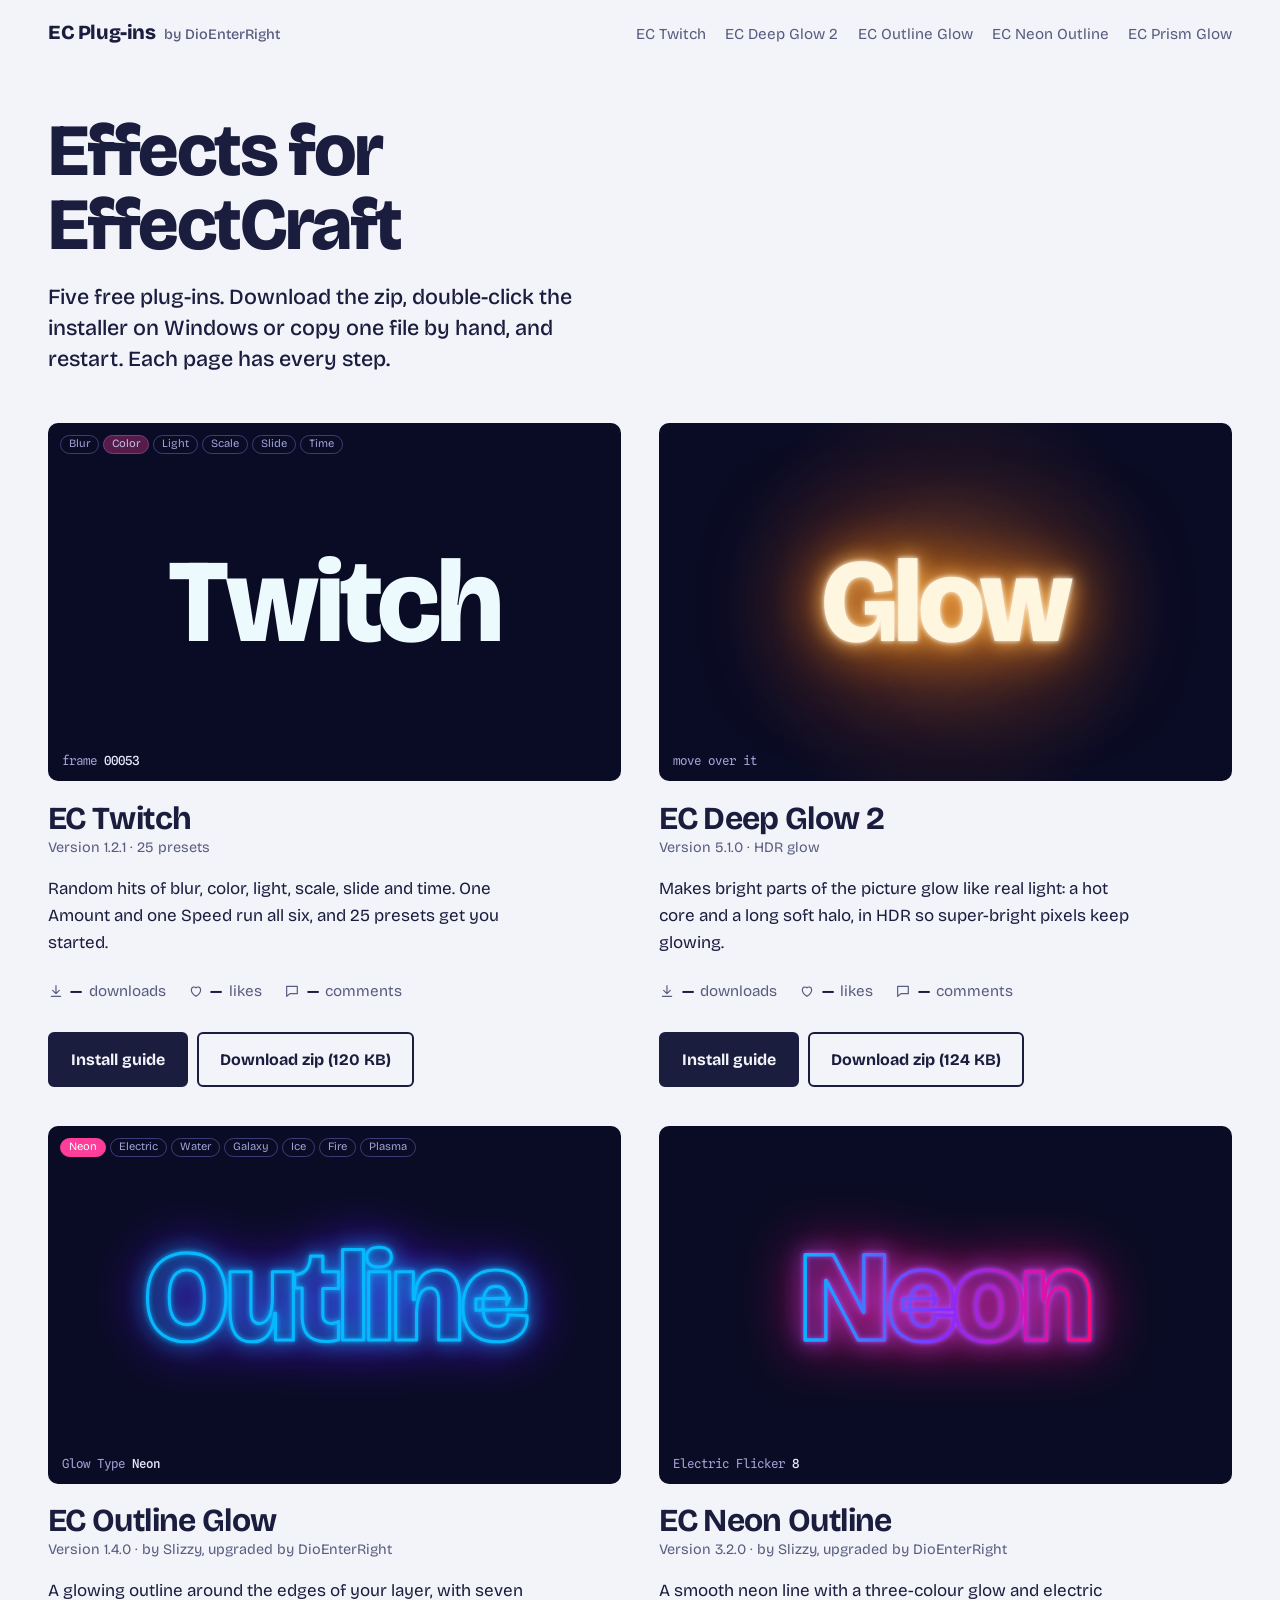
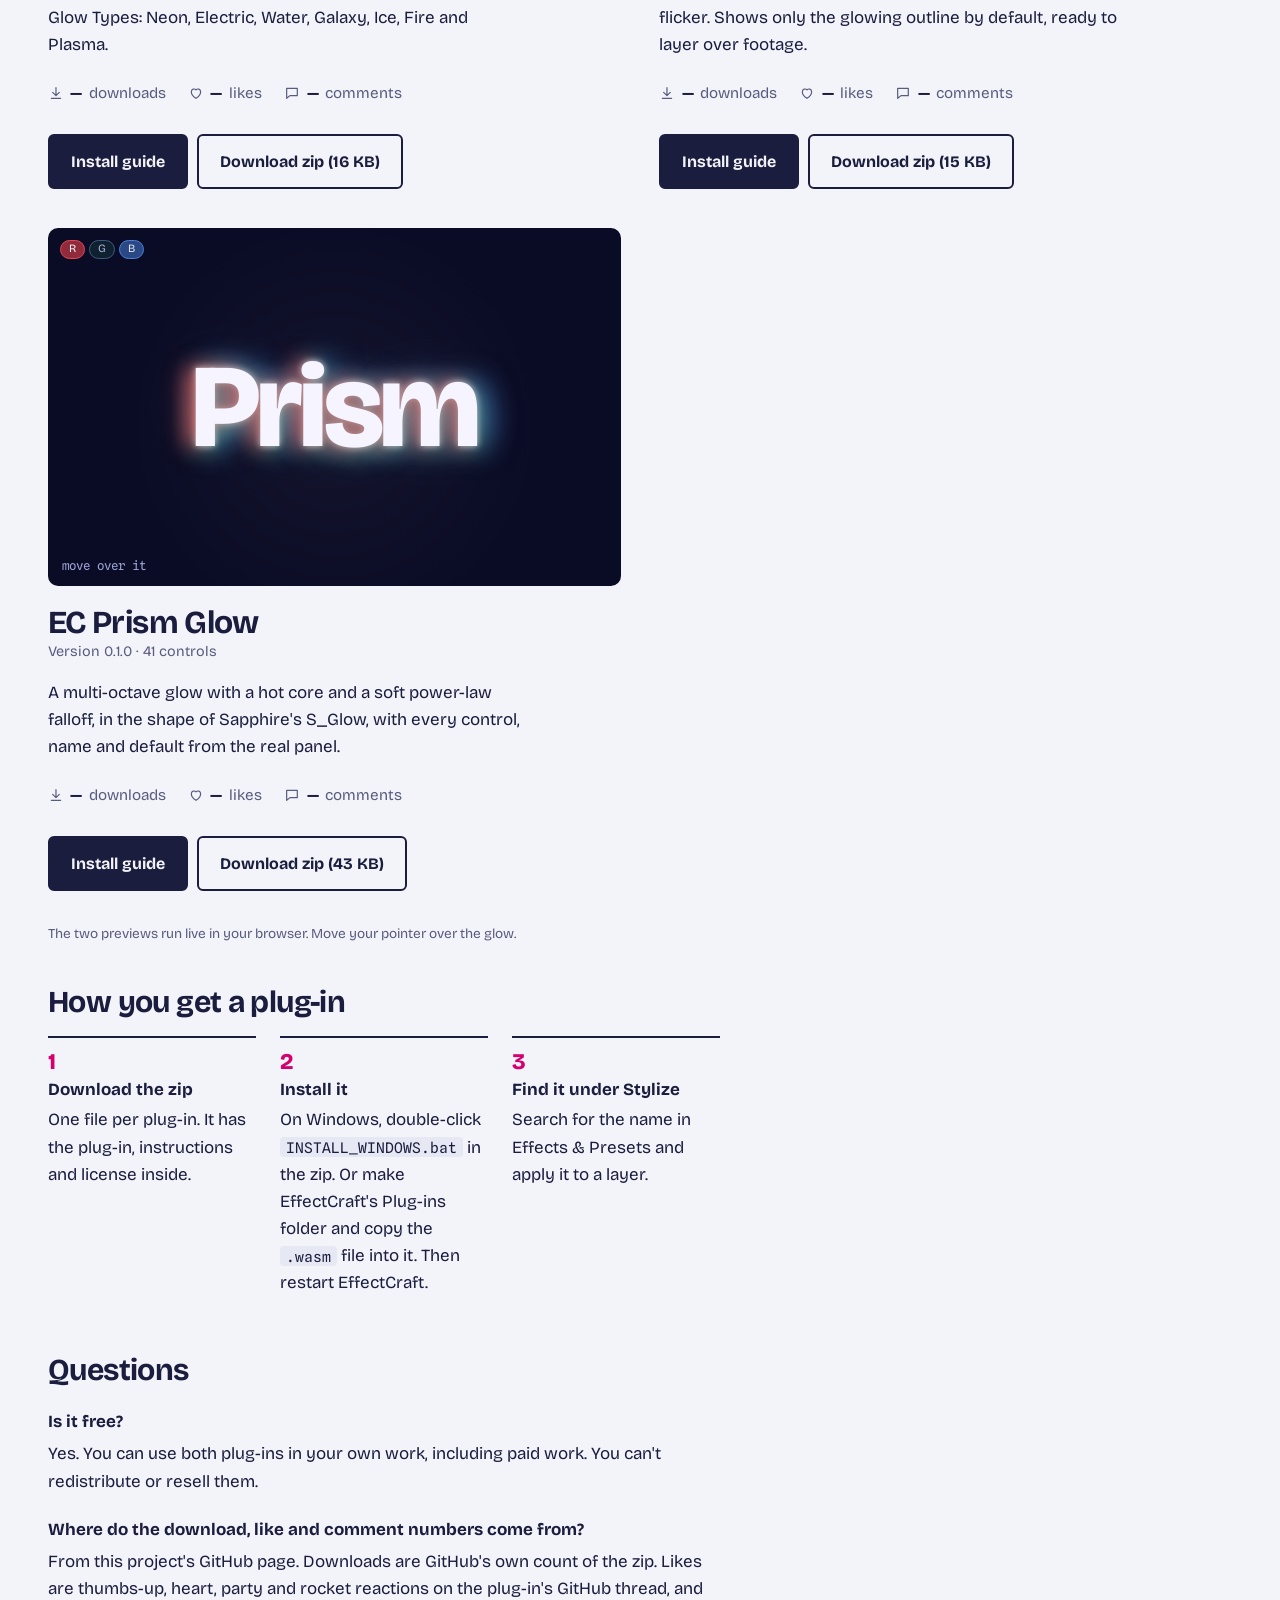
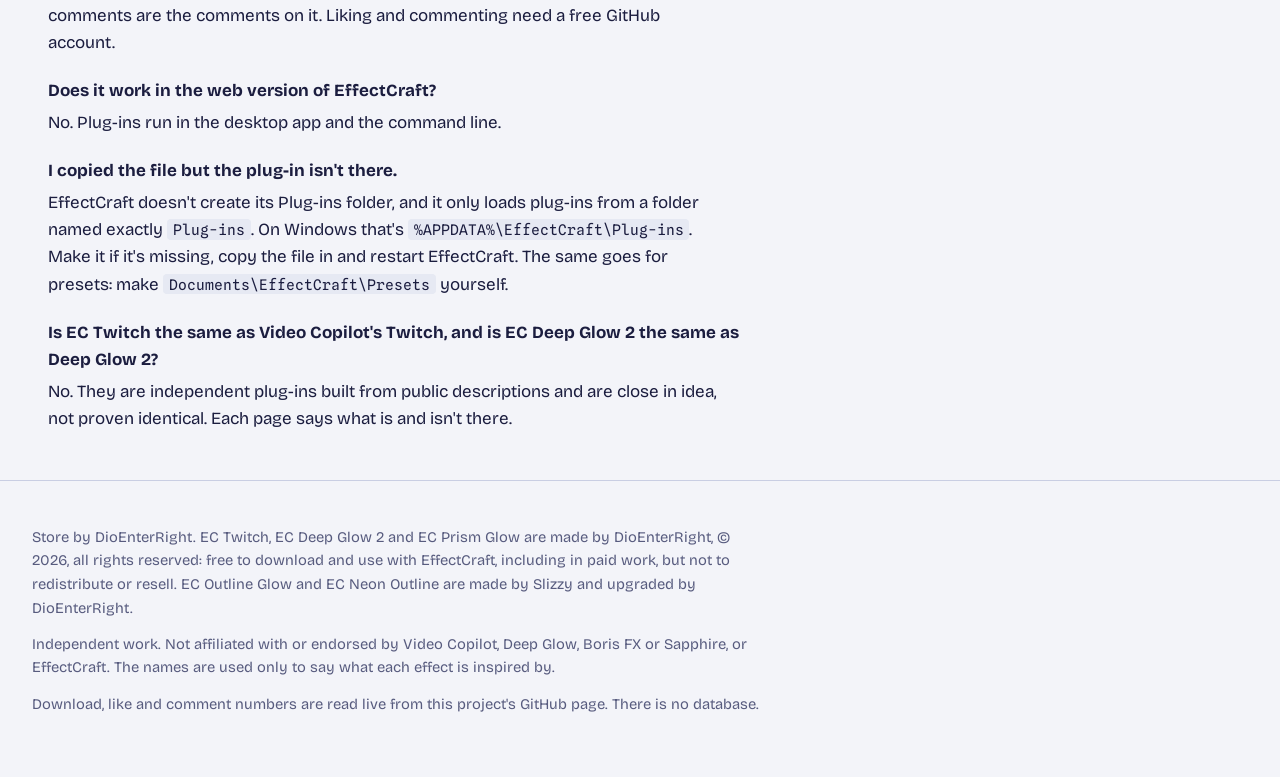
<file: index.html>
<!doctype html>
<html lang="en">
<head>
<meta charset="utf-8">
<meta name="viewport" content="width=device-width, initial-scale=1">
<title>EC Plug-ins: free effects for EffectCraft</title>
<meta name="description" content="Free EffectCraft plug-ins by DioEnterRight: EC Twitch (random twitch effects with 25 presets) and EC Deep Glow 2 (HDR glow). Download, install guide, likes and comments.">
<meta name="color-scheme" content="light dark">
<link rel="icon" href="data:image/svg+xml,%3Csvg xmlns='http://www.w3.org/2000/svg' viewBox='0 0 32 32'%3E%3Crect width='32' height='32' rx='6' fill='%231B1D3F'/%3E%3Ccircle cx='16' cy='16' r='9' fill='%23FFB347' opacity='.35'/%3E%3Ccircle cx='16' cy='16' r='4.5' fill='%23FFF6E0'/%3E%3C/svg%3E">
<link rel="preconnect" href="https://fonts.googleapis.com">
<link rel="preconnect" href="https://fonts.gstatic.com" crossorigin>
<link rel="stylesheet" href="https://fonts.googleapis.com/css2?family=Bricolage+Grotesque:opsz,wdth,wght@12..96,75..100,400..800&family=Spline+Sans+Mono:wght@400;500&display=swap">
<link rel="stylesheet" href="assets/store.css">
</head>
<body>
<a class="skip" href="#main">Skip to the content</a>
<header class="bar">
  <a class="brand" href="./">EC Plug-ins<small>by DioEnterRight</small></a>
  <nav aria-label="Plug-ins"><a href="twitch/">EC Twitch</a><a href="deep-glow-2/">EC Deep Glow 2</a><a href="outline-glow/">EC Outline Glow</a><a href="neon-outline/">EC Neon Outline</a><a href="prism-glow/">EC Prism Glow</a></nav>
</header>
<main id="main">
<div class="intro">
  <h1>Effects for EffectCraft</h1>
  <p>Five free plug-ins. Download the zip, double-click the installer on Windows or copy one file by hand, and restart. Each page has every step.</p>
</div>
<div class="shelf">
<article class="tile" data-accent="twitch">
  <a class="stage" data-live="twitch" href="twitch/" aria-label="Open the EC Twitch page">
    <p class="word" aria-hidden="true"><span>Twitch</span></p>
    <ul class="pills" aria-hidden="true"><li>Blur</li><li>Color</li><li>Light</li><li>Scale</li><li>Slide</li><li>Time</li></ul>
    <p class="cap" aria-hidden="true">frame <b data-frame>00000</b></p>
  </a>
  <div>
    <h2><a href="twitch/">EC Twitch</a></h2>
    <p class="meta">Version 1.2.1 · 25 presets</p>
  </div>
  <p class="tag">Random hits of blur, color, light, scale, slide and time. One Amount and one Speed run all six, and 25 presets get you started.</p>
  <ul class="stats" aria-label="EC Twitch numbers from GitHub"><li><svg viewBox="0 0 24 24" aria-hidden="true"><path d="M12 4v11M7 11l5 5 5-5M5 20h14"/></svg><b data-stat="downloads" data-product="twitch">—</b> downloads</li><li><svg viewBox="0 0 24 24" aria-hidden="true"><path d="M12 20s-7-4.4-7-10a4 4 0 0 1 7-2.6A4 4 0 0 1 19 10c0 5.6-7 10-7 10z"/></svg><b data-stat="likes" data-product="twitch">—</b> likes</li><li><svg viewBox="0 0 24 24" aria-hidden="true"><path d="M4 5h16v11H9l-5 4z"/></svg><b data-stat="comments" data-product="twitch">—</b> comments</li></ul>
  <div class="row">
    <a class="btn" href="twitch/">Install guide</a>
    <a class="btn ghost" data-dl="twitch" href="downloads/EC_Twitch_v1.2.1.zip" download>Download zip (120 KB)</a>
  </div>
</article>
<article class="tile" data-accent="dg">
  <a class="stage glow" data-live="glow" href="deep-glow-2/" aria-label="Open the EC Deep Glow 2 page">
    <p class="word" aria-hidden="true"><span>Glow</span></p>
    <p class="cap" aria-hidden="true">move over it</p>
  </a>
  <div>
    <h2><a href="deep-glow-2/">EC Deep Glow 2</a></h2>
    <p class="meta">Version 5.1.0 · HDR glow</p>
  </div>
  <p class="tag">Makes bright parts of the picture glow like real light: a hot core and a long soft halo, in HDR so super-bright pixels keep glowing.</p>
  <ul class="stats" aria-label="EC Deep Glow 2 numbers from GitHub"><li><svg viewBox="0 0 24 24" aria-hidden="true"><path d="M12 4v11M7 11l5 5 5-5M5 20h14"/></svg><b data-stat="downloads" data-product="deep-glow-2">—</b> downloads</li><li><svg viewBox="0 0 24 24" aria-hidden="true"><path d="M12 20s-7-4.4-7-10a4 4 0 0 1 7-2.6A4 4 0 0 1 19 10c0 5.6-7 10-7 10z"/></svg><b data-stat="likes" data-product="deep-glow-2">—</b> likes</li><li><svg viewBox="0 0 24 24" aria-hidden="true"><path d="M4 5h16v11H9l-5 4z"/></svg><b data-stat="comments" data-product="deep-glow-2">—</b> comments</li></ul>
  <div class="row">
    <a class="btn" href="deep-glow-2/">Install guide</a>
    <a class="btn ghost" data-dl="deep-glow-2" href="downloads/EC_Deep_Glow_2_v5.1.0.zip" download>Download zip (124 KB)</a>
  </div>
</article>
<article class="tile" data-accent="og">
  <a class="stage og" data-live="og" href="outline-glow/" aria-label="Open the EC Outline Glow page">
    <svg class="neon" viewBox="0 0 640 240" aria-hidden="true"><text x="320" y="165" text-anchor="middle">Outline</text></svg>
    <ul class="pills" aria-hidden="true"><li>Neon</li><li>Electric</li><li>Water</li><li>Galaxy</li><li>Ice</li><li>Fire</li><li>Plasma</li></ul>
    <p class="cap" aria-hidden="true">Glow Type <b data-type>Neon</b></p>
  </a>
  <div>
    <h2><a href="outline-glow/">EC Outline Glow</a></h2>
    <p class="meta">Version 1.4.0 · by Slizzy, upgraded by DioEnterRight</p>
  </div>
  <p class="tag">A glowing outline around the edges of your layer, with seven Glow Types: Neon, Electric, Water, Galaxy, Ice, Fire and Plasma.</p>
  <ul class="stats" aria-label="EC Outline Glow numbers from GitHub"><li><svg viewBox="0 0 24 24" aria-hidden="true"><path d="M12 4v11M7 11l5 5 5-5M5 20h14"/></svg><b data-stat="downloads" data-product="outline-glow">—</b> downloads</li><li><svg viewBox="0 0 24 24" aria-hidden="true"><path d="M12 20s-7-4.4-7-10a4 4 0 0 1 7-2.6A4 4 0 0 1 19 10c0 5.6-7 10-7 10z"/></svg><b data-stat="likes" data-product="outline-glow">—</b> likes</li><li><svg viewBox="0 0 24 24" aria-hidden="true"><path d="M4 5h16v11H9l-5 4z"/></svg><b data-stat="comments" data-product="outline-glow">—</b> comments</li></ul>
  <div class="row">
    <a class="btn" href="outline-glow/">Install guide</a>
    <a class="btn ghost" data-dl="outline-glow" href="downloads/EC_Outline_Glow_v1.4.0.zip" download>Download zip (16 KB)</a>
  </div>
</article>
<article class="tile" data-accent="sn">
  <a class="stage sn" data-live="sn" href="neon-outline/" aria-label="Open the EC Neon Outline page">
    <svg class="neon" viewBox="0 0 640 240" aria-hidden="true"><defs><linearGradient id="sn-grad" x1="0" x2="1" y1="0" y2="0"><stop offset="0" stop-color="#05B8FF"/><stop offset=".5" stop-color="#8A2BFF"/><stop offset="1" stop-color="#FF0A7A"/></linearGradient></defs><text x="320" y="165" text-anchor="middle" stroke="url(#sn-grad)">Neon</text></svg>
    <p class="cap" aria-hidden="true">Electric Flicker <b data-fl>8</b></p>
  </a>
  <div>
    <h2><a href="neon-outline/">EC Neon Outline</a></h2>
    <p class="meta">Version 3.2.0 · by Slizzy, upgraded by DioEnterRight</p>
  </div>
  <p class="tag">A smooth neon line with a three-colour glow and electric flicker. Shows only the glowing outline by default, ready to layer over footage.</p>
  <ul class="stats" aria-label="EC Neon Outline numbers from GitHub"><li><svg viewBox="0 0 24 24" aria-hidden="true"><path d="M12 4v11M7 11l5 5 5-5M5 20h14"/></svg><b data-stat="downloads" data-product="neon-outline">—</b> downloads</li><li><svg viewBox="0 0 24 24" aria-hidden="true"><path d="M12 20s-7-4.4-7-10a4 4 0 0 1 7-2.6A4 4 0 0 1 19 10c0 5.6-7 10-7 10z"/></svg><b data-stat="likes" data-product="neon-outline">—</b> likes</li><li><svg viewBox="0 0 24 24" aria-hidden="true"><path d="M4 5h16v11H9l-5 4z"/></svg><b data-stat="comments" data-product="neon-outline">—</b> comments</li></ul>
  <div class="row">
    <a class="btn" href="neon-outline/">Install guide</a>
    <a class="btn ghost" data-dl="neon-outline" href="downloads/EC_Neon_Outline_v3.2.0.zip" download>Download zip (15 KB)</a>
  </div>
</article>
<article class="tile" data-accent="pg">
  <a class="stage prism" data-live="prism" href="prism-glow/" aria-label="Open the EC Prism Glow page">
    <p class="word" aria-hidden="true"><span>Prism</span></p>
    <ul class="pills" aria-hidden="true"><li>R</li><li>G</li><li>B</li></ul>
    <p class="cap" aria-hidden="true">move over it</p>
  </a>
  <div>
    <h2><a href="prism-glow/">EC Prism Glow</a></h2>
    <p class="meta">Version 0.1.0 · 41 controls</p>
  </div>
  <p class="tag">A multi-octave glow with a hot core and a soft power-law falloff, in the shape of Sapphire's S_Glow, with every control, name and default from the real panel.</p>
  <ul class="stats" aria-label="EC Prism Glow numbers from GitHub"><li><svg viewBox="0 0 24 24" aria-hidden="true"><path d="M12 4v11M7 11l5 5 5-5M5 20h14"/></svg><b data-stat="downloads" data-product="prism-glow">—</b> downloads</li><li><svg viewBox="0 0 24 24" aria-hidden="true"><path d="M12 20s-7-4.4-7-10a4 4 0 0 1 7-2.6A4 4 0 0 1 19 10c0 5.6-7 10-7 10z"/></svg><b data-stat="likes" data-product="prism-glow">—</b> likes</li><li><svg viewBox="0 0 24 24" aria-hidden="true"><path d="M4 5h16v11H9l-5 4z"/></svg><b data-stat="comments" data-product="prism-glow">—</b> comments</li></ul>
  <div class="row">
    <a class="btn" href="prism-glow/">Install guide</a>
    <a class="btn ghost" data-dl="prism-glow" href="downloads/EC_Prism_Glow_v0.1.0.zip" download>Download zip (43 KB)</a>
  </div>
</article>
</div>
<p class="meta" data-live-note style="max-width:76rem;margin:0 auto;padding:0 16px;color:var(--muted);font-size:.85rem">The two previews run live in your browser. Move your pointer over the glow.</p>

<section class="strip" aria-labelledby="how-h">
  <h2 id="how-h">How you get a plug-in</h2>
  <ol class="three">
    <li><b>Download the zip</b>One file per plug-in. It has the plug-in, instructions and license inside.</li>
    <li><b>Install it</b>On Windows, double-click <code>INSTALL_WINDOWS.bat</code> in the zip. Or make EffectCraft's Plug-ins folder and copy the <code>.wasm</code> file into it. Then restart EffectCraft.</li>
    <li><b>Find it under Stylize</b>Search for the name in Effects &amp; Presets and apply it to a layer.</li>
  </ol>
</section>

<section class="faq" aria-labelledby="faq-h">
  <h2 id="faq-h">Questions</h2>
  <dl>
    <dt>Is it free?</dt>
    <dd>Yes. You can use both plug-ins in your own work, including paid work. You can't redistribute or resell them.</dd>
    <dt>Where do the download, like and comment numbers come from?</dt>
    <dd>From this project's GitHub page. Downloads are GitHub's own count of the zip. Likes are thumbs-up, heart, party and rocket reactions on the plug-in's GitHub thread, and comments are the comments on it. Liking and commenting need a free GitHub account.</dd>
    <dt>Does it work in the web version of EffectCraft?</dt>
    <dd>No. Plug-ins run in the desktop app and the command line.</dd>
    <dt>I copied the file but the plug-in isn't there.</dt>
    <dd>EffectCraft doesn't create its Plug-ins folder, and it only loads plug-ins from a folder named exactly <code>Plug-ins</code>. On Windows that's <code>%APPDATA%\EffectCraft\Plug-ins</code>. Make it if it's missing, copy the file in and restart EffectCraft. The same goes for presets: make <code>Documents\EffectCraft\Presets</code> yourself.</dd>
    <dt>Is EC Twitch the same as Video Copilot's Twitch, and is EC Deep Glow 2 the same as Deep Glow 2?</dt>
    <dd>No. They are independent plug-ins built from public descriptions and are close in idea, not proven identical. Each page says what is and isn't there.</dd>
  </dl>
</section>
</main>
<footer>
  <div class="in">
    <p>Store by DioEnterRight. EC Twitch, EC Deep Glow 2 and EC Prism Glow are made by DioEnterRight, © 2026, all rights reserved: free to download and use with EffectCraft, including in paid work, but not to redistribute or resell. EC Outline Glow and EC Neon Outline are made by Slizzy and upgraded by DioEnterRight.</p>
    <p>Independent work. Not affiliated with or endorsed by Video Copilot, Deep Glow, Boris FX or Sapphire, or EffectCraft. The names are used only to say what each effect is inspired by.</p>
    <p>Download, like and comment numbers are read live from this project's GitHub page. There is no database.</p>
  </div>
</footer>
<script src="assets/config.js"></script>
<script src="assets/store.js"></script>
</body>
</html>
</file>
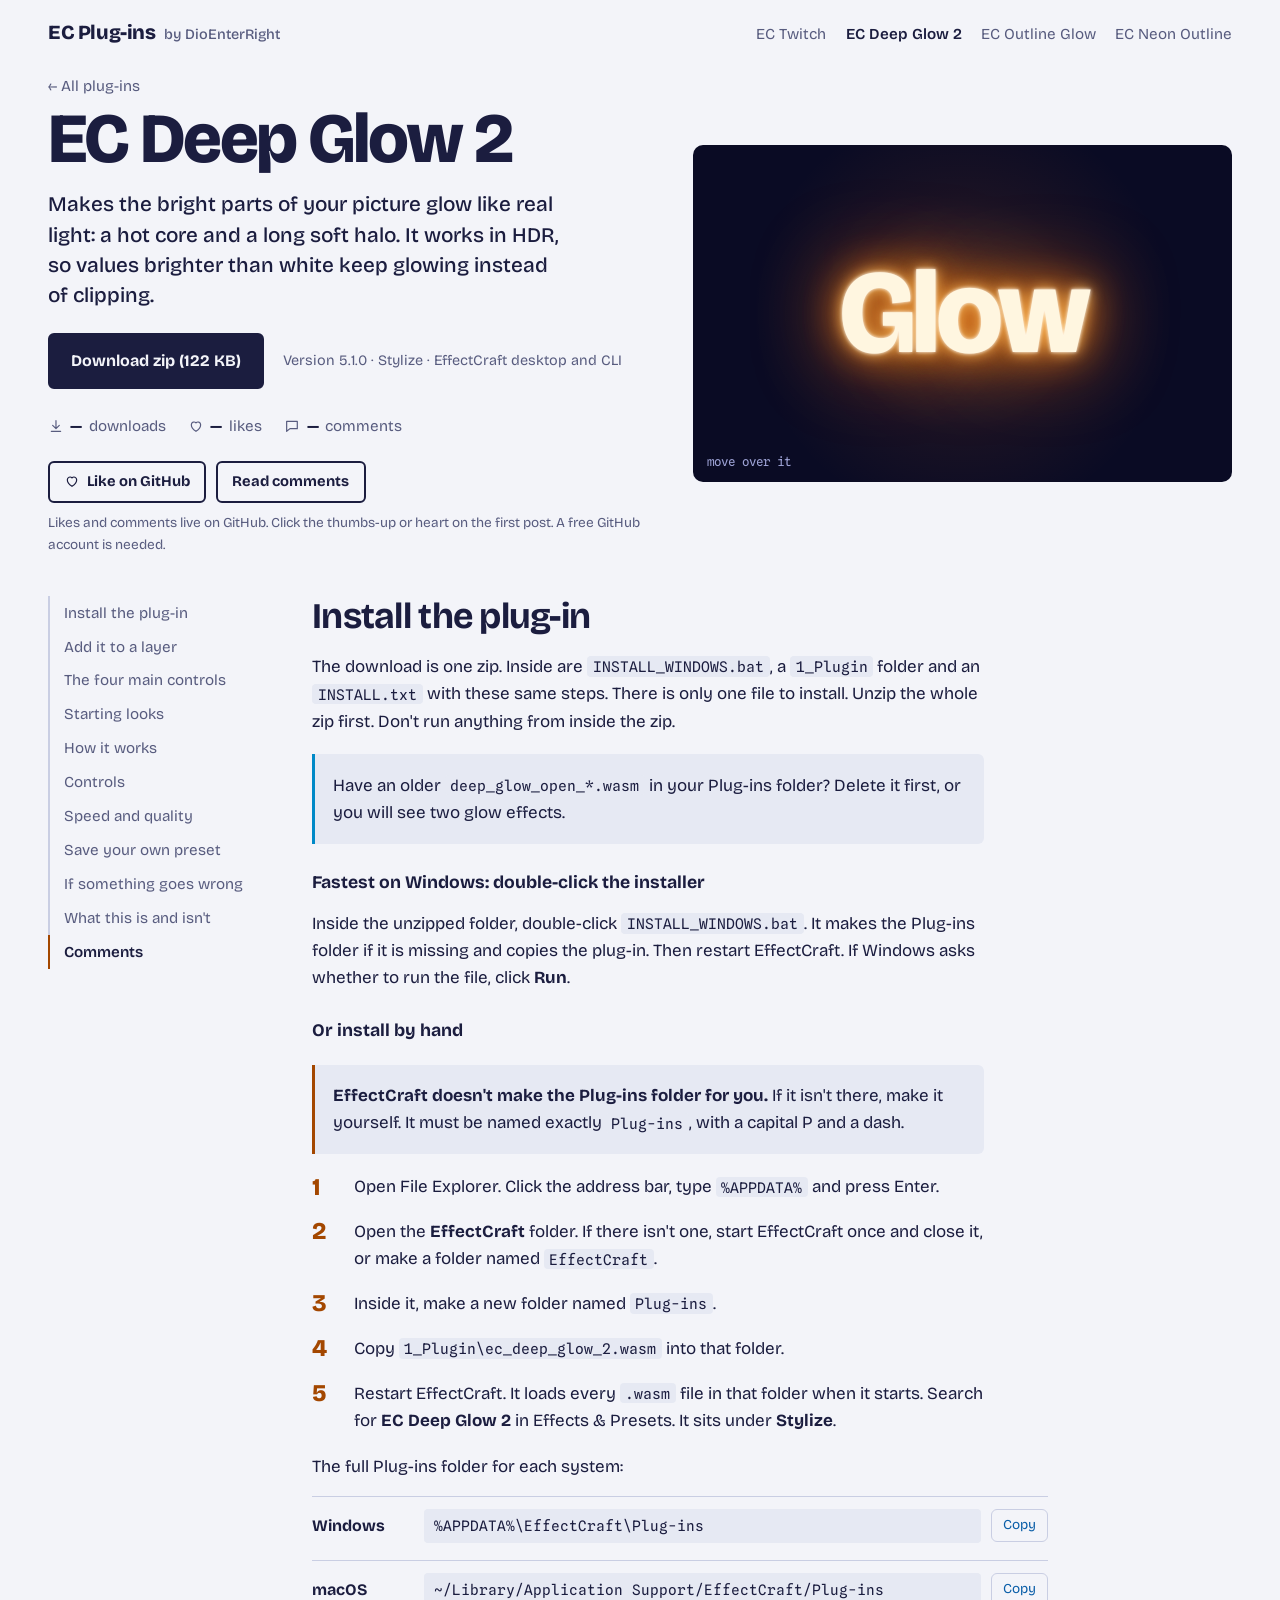
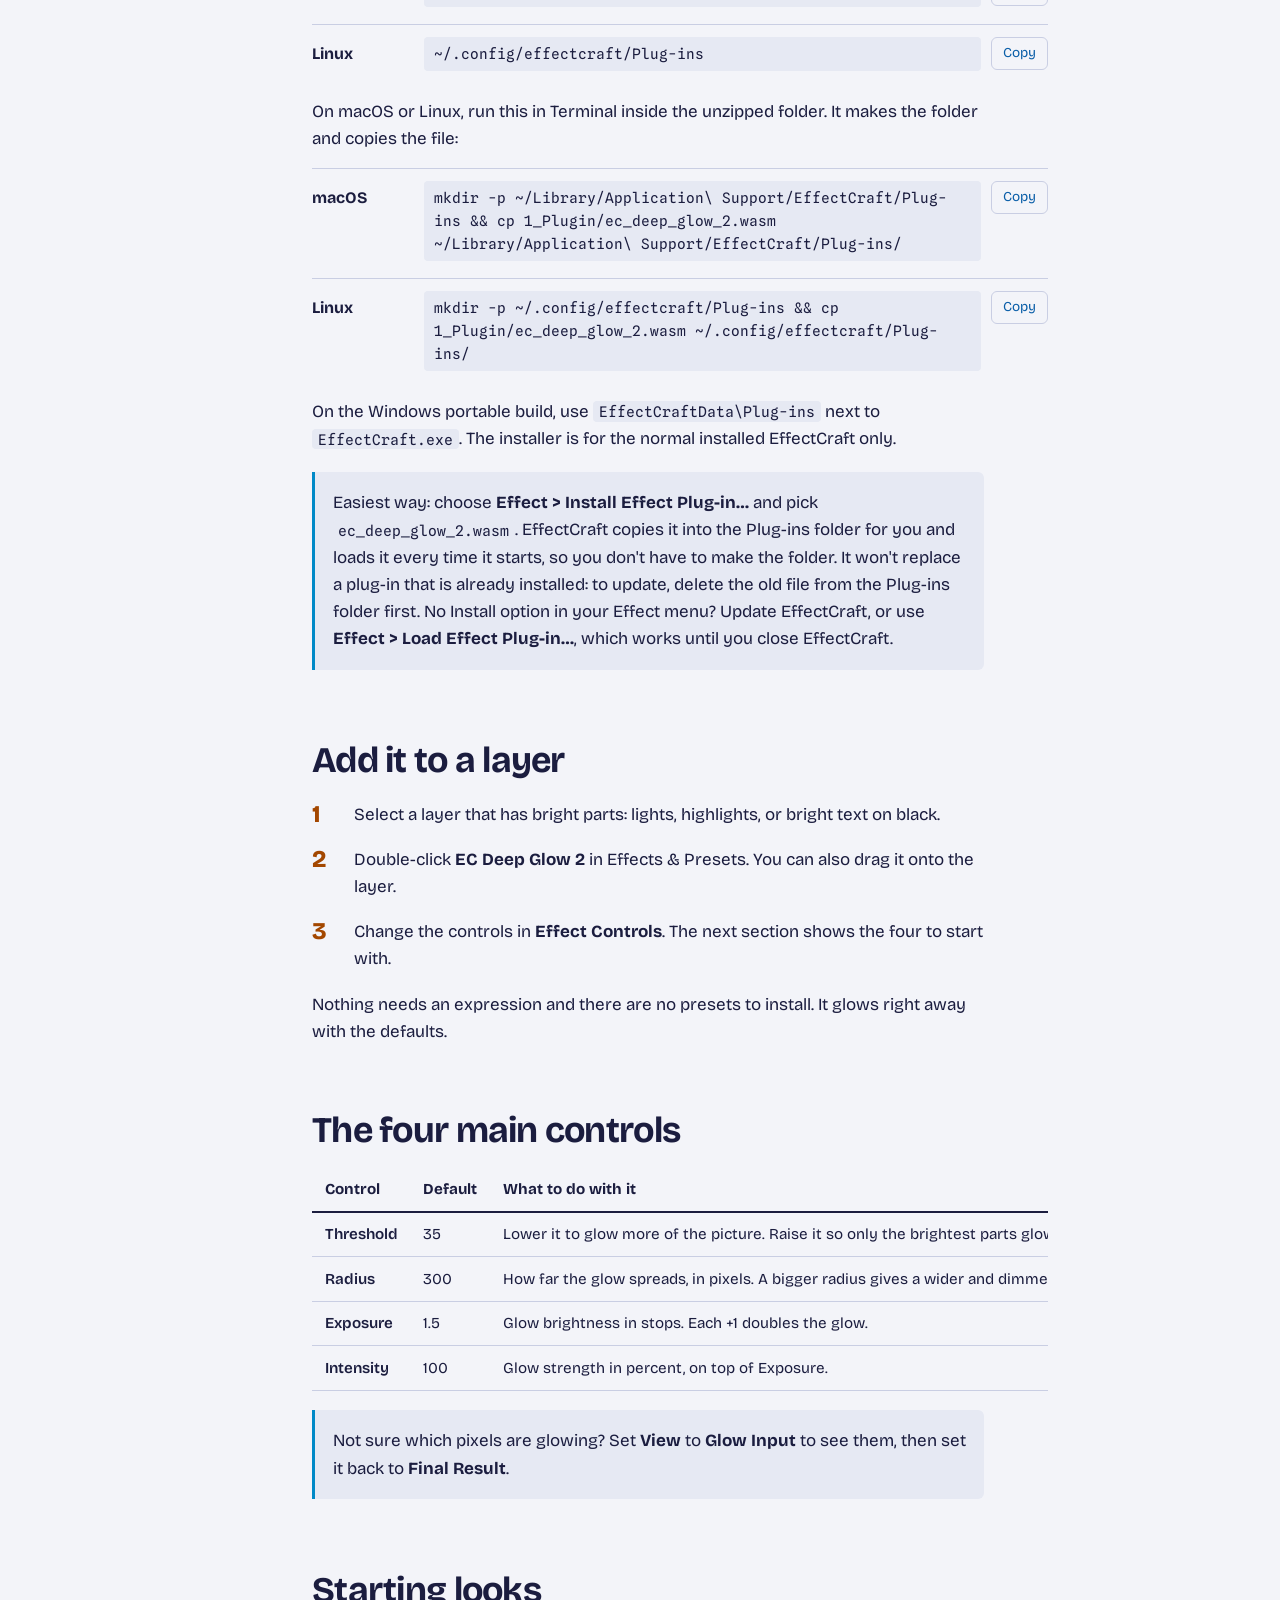
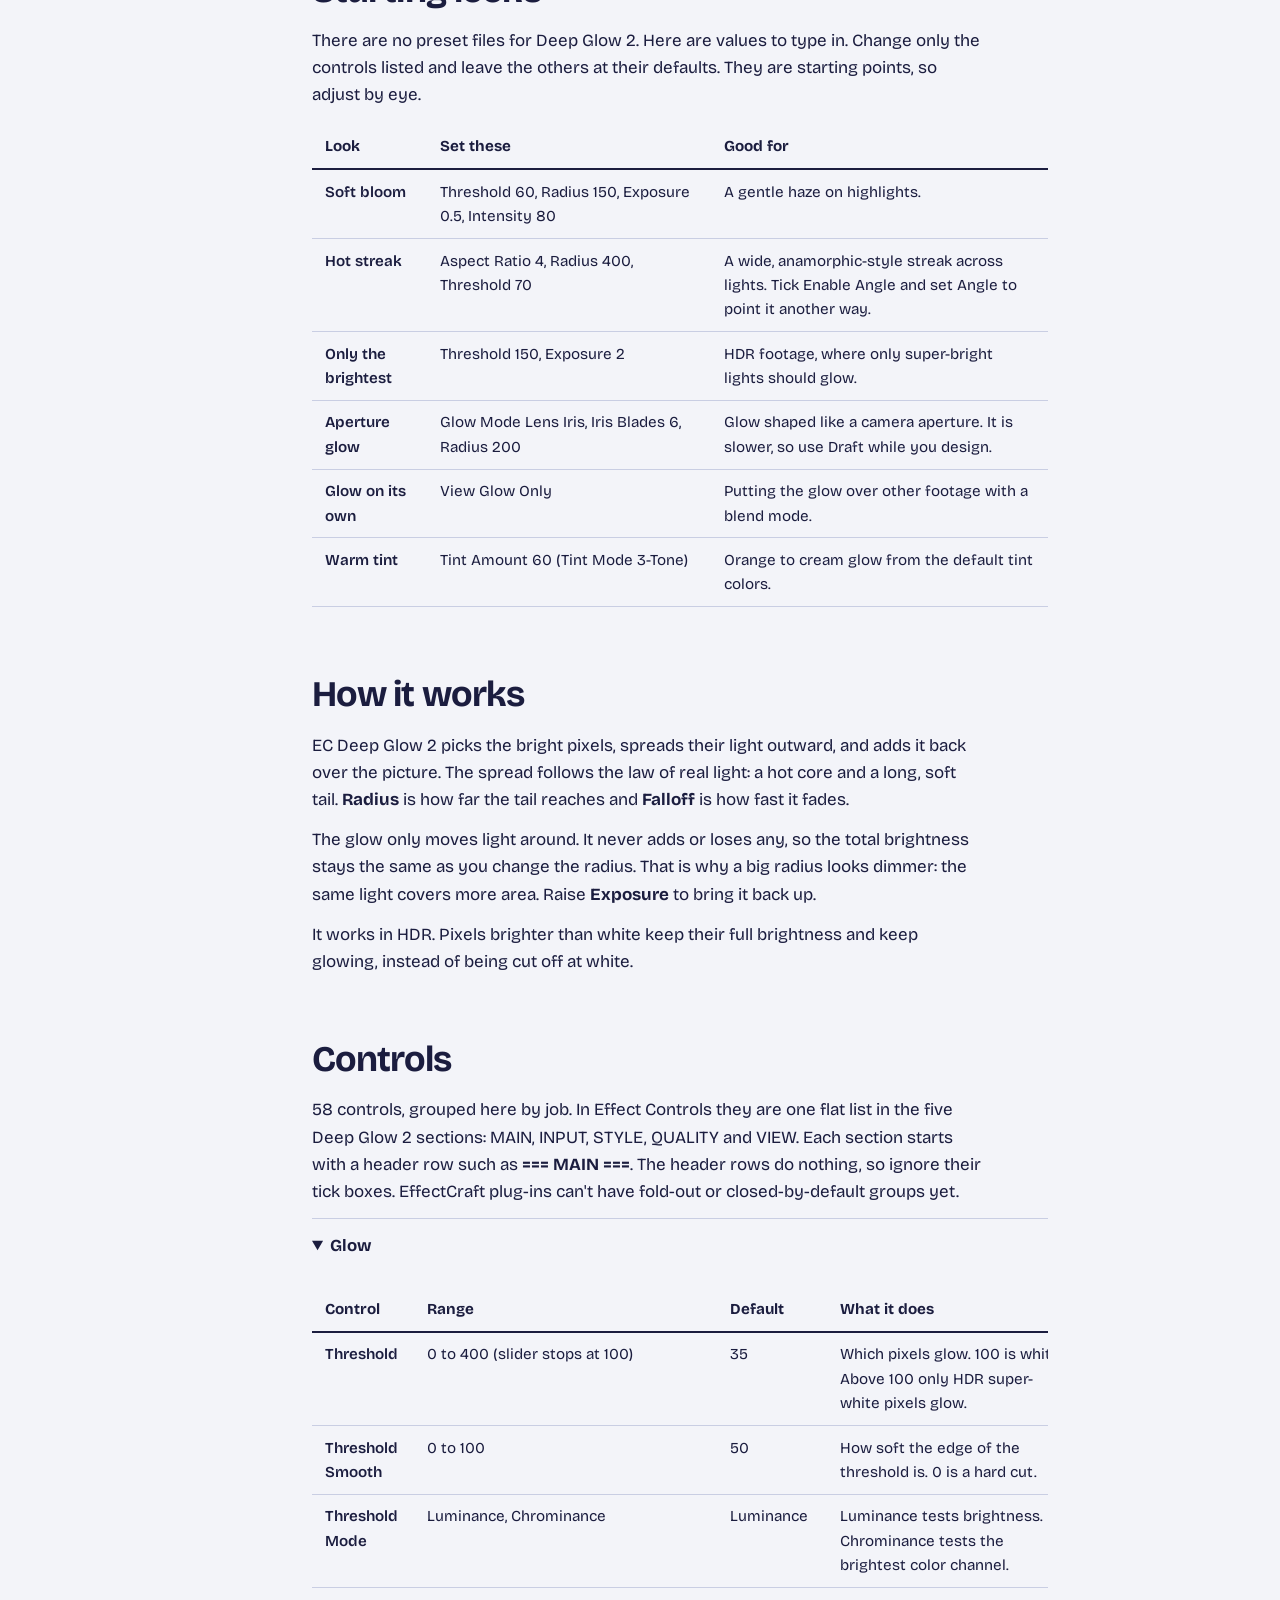
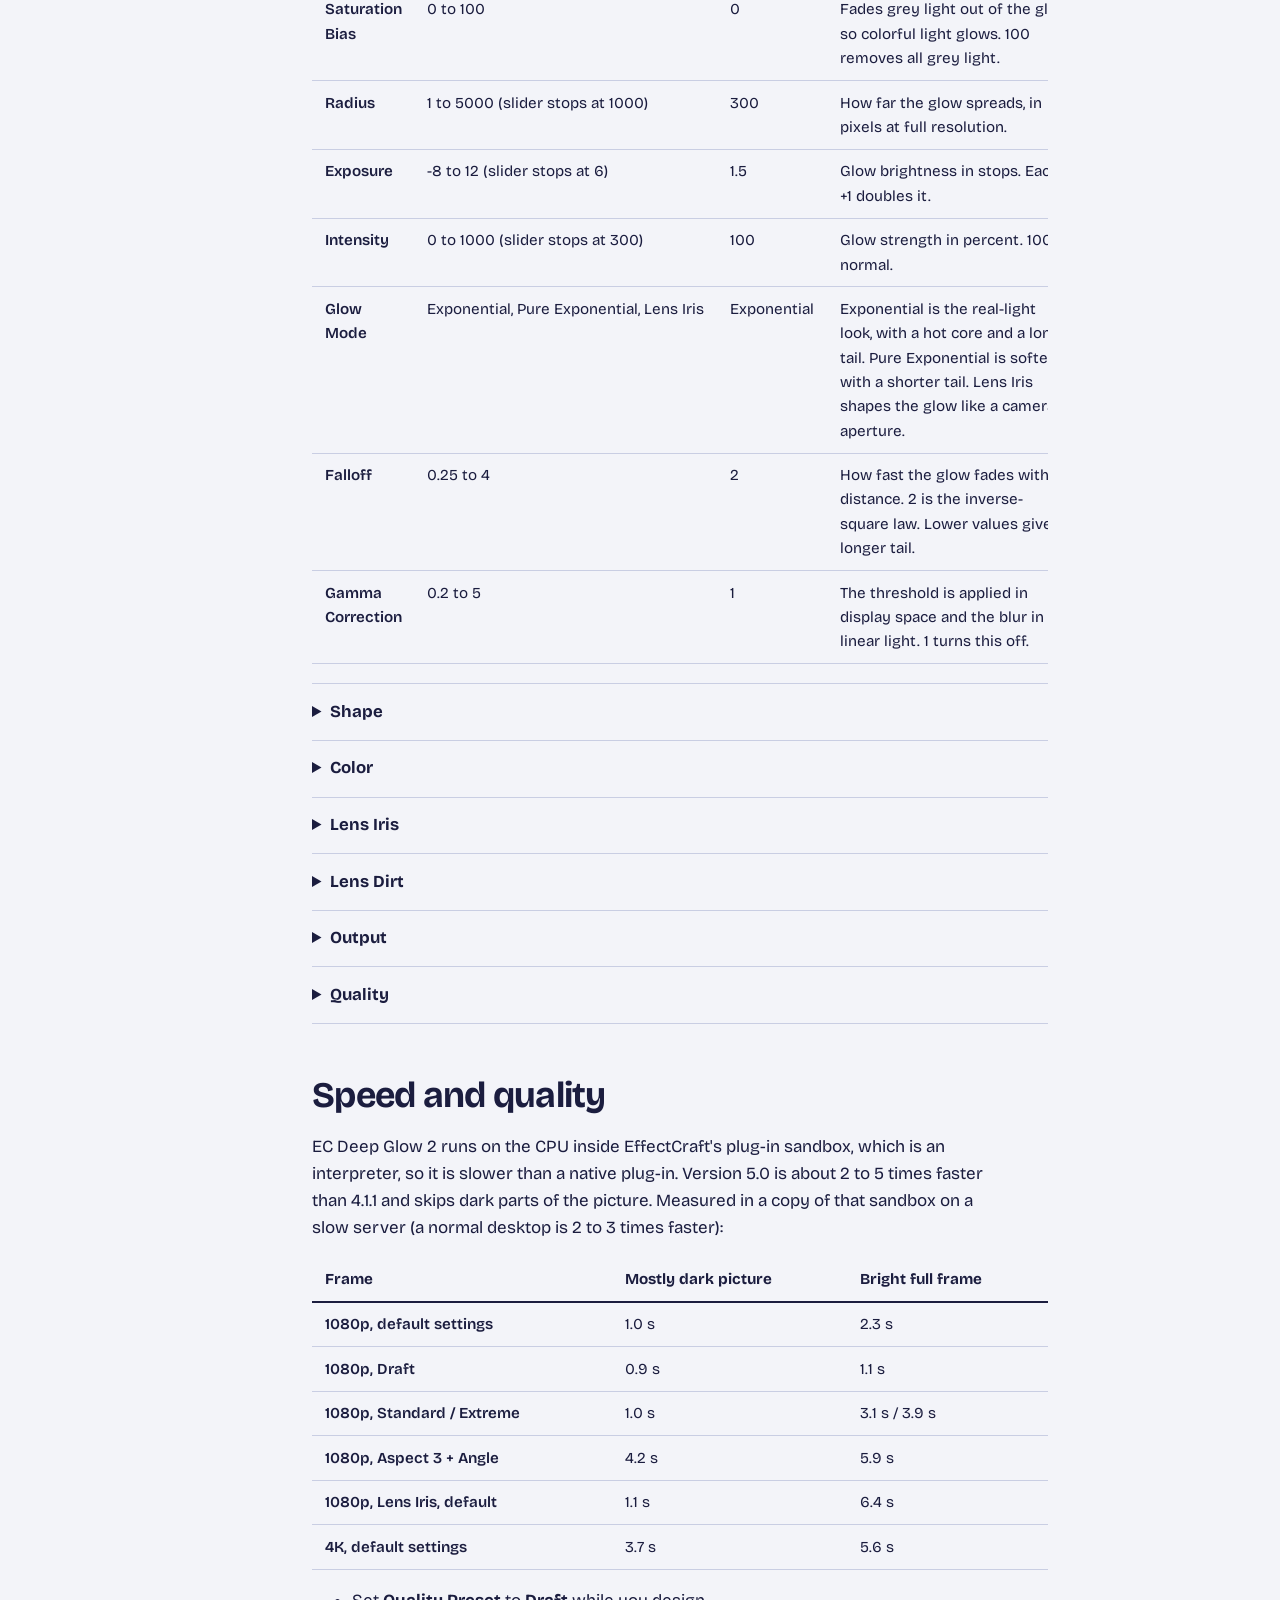
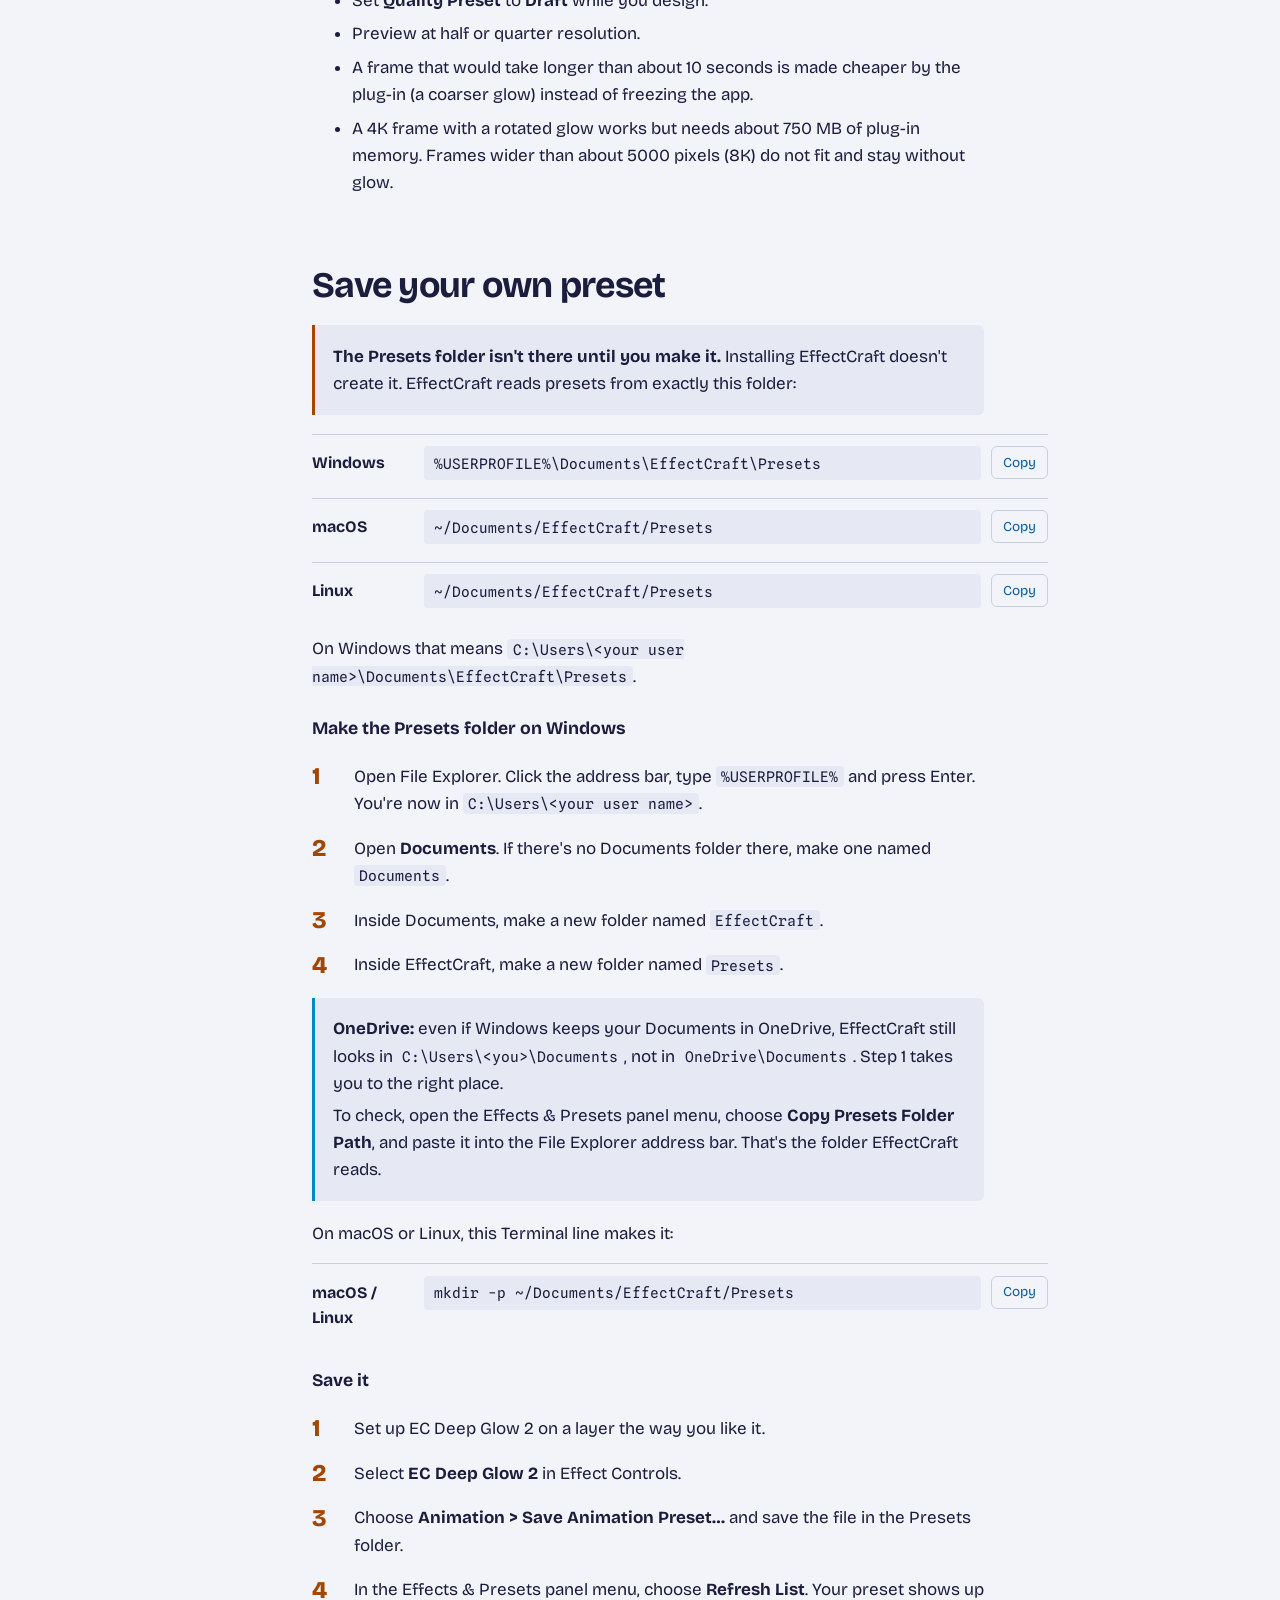
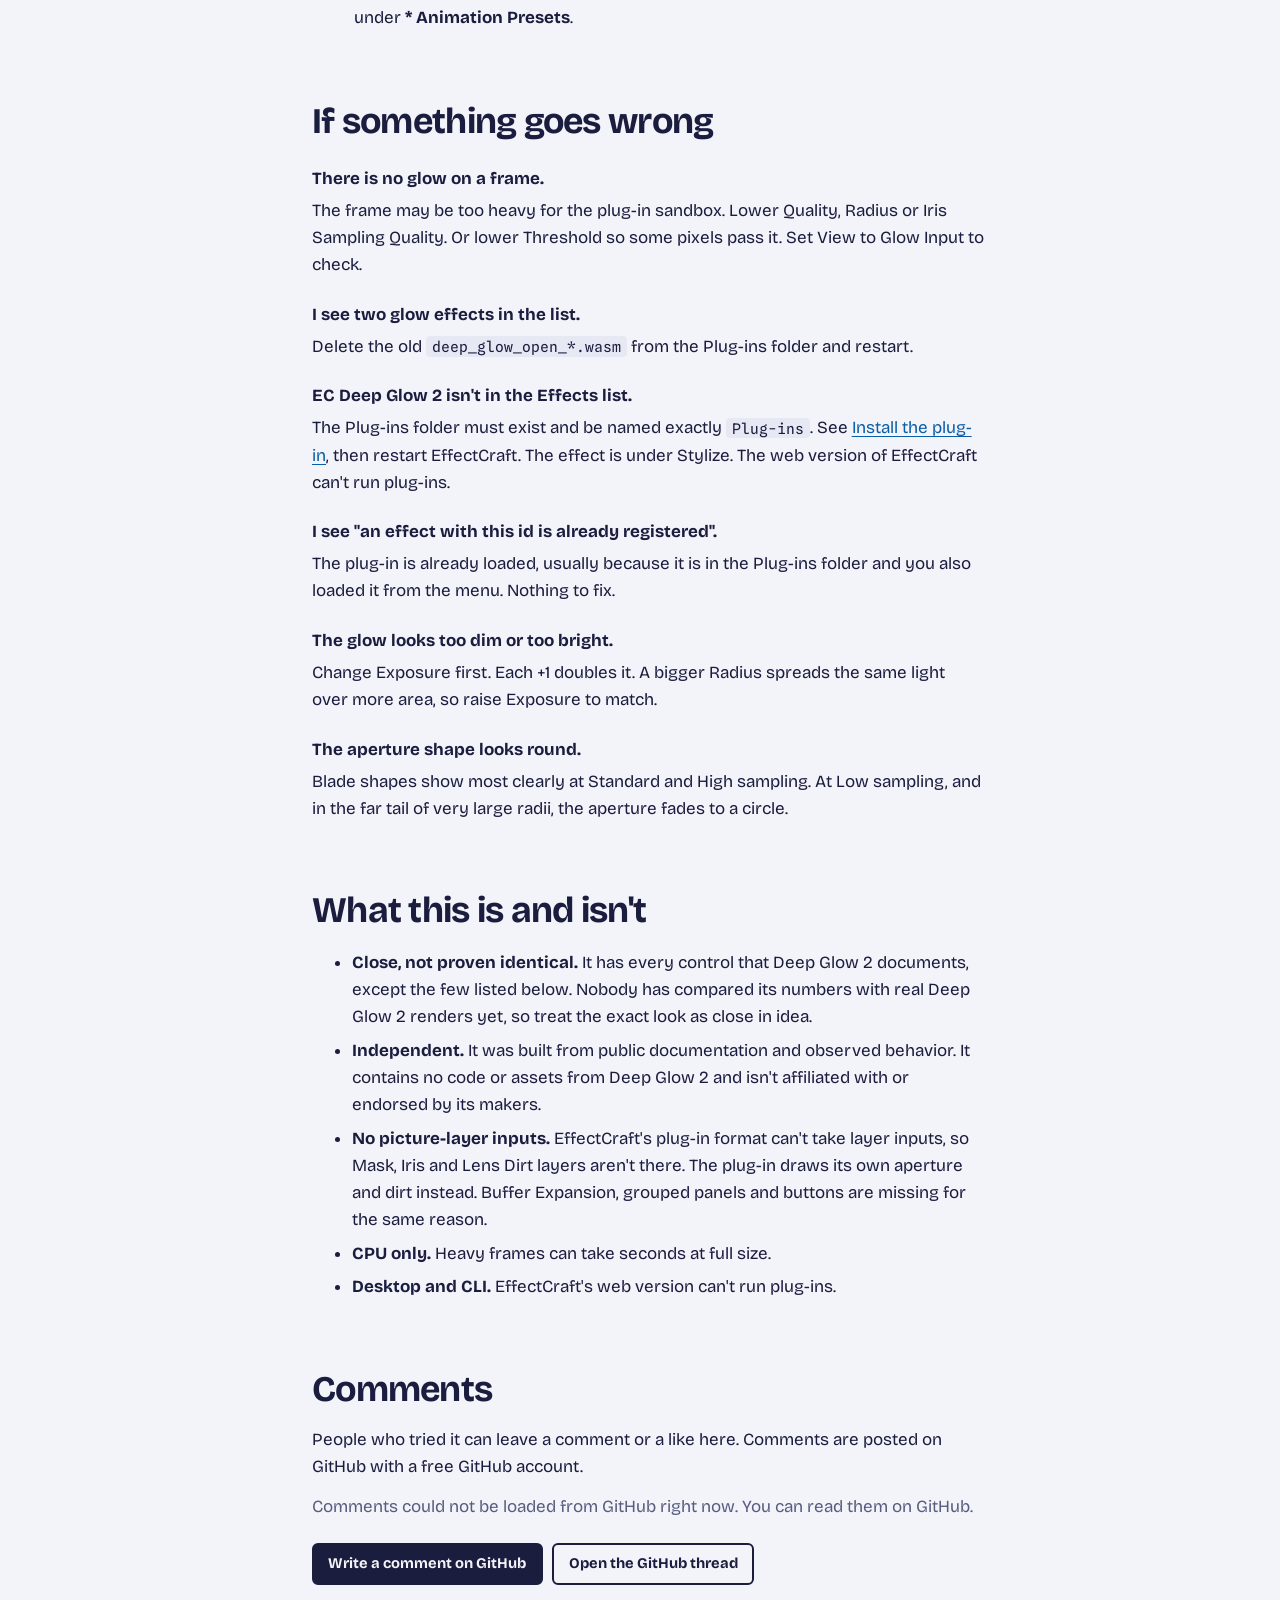
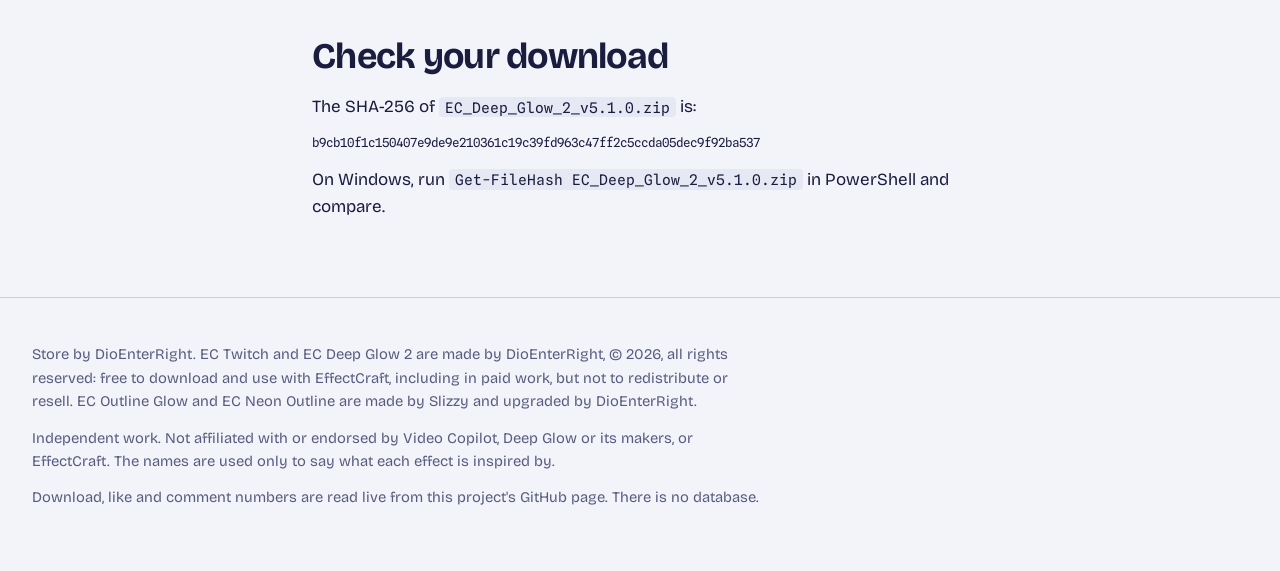
<file: deep-glow-2/index.html>
<!doctype html>
<html lang="en">
<head>
<meta charset="utf-8">
<meta name="viewport" content="width=device-width, initial-scale=1">
<title>EC Deep Glow 2: HDR glow for EffectCraft</title>
<meta name="description" content="EC Deep Glow 2 makes bright parts of the picture glow like real light, in HDR, with step-by-step install instructions for EffectCraft.">
<meta name="color-scheme" content="light dark">
<link rel="icon" href="data:image/svg+xml,%3Csvg xmlns='http://www.w3.org/2000/svg' viewBox='0 0 32 32'%3E%3Crect width='32' height='32' rx='6' fill='%231B1D3F'/%3E%3Ccircle cx='16' cy='16' r='9' fill='%23FFB347' opacity='.35'/%3E%3Ccircle cx='16' cy='16' r='4.5' fill='%23FFF6E0'/%3E%3C/svg%3E">
<link rel="preconnect" href="https://fonts.googleapis.com">
<link rel="preconnect" href="https://fonts.gstatic.com" crossorigin>
<link rel="stylesheet" href="https://fonts.googleapis.com/css2?family=Bricolage+Grotesque:opsz,wdth,wght@12..96,75..100,400..800&family=Spline+Sans+Mono:wght@400;500&display=swap">
<link rel="stylesheet" href="../assets/store.css">
</head>
<body data-accent="dg">
<a class="skip" href="#main">Skip to the content</a>
<header class="bar">
  <a class="brand" href="../">EC Plug-ins<small>by DioEnterRight</small></a>
  <nav aria-label="Plug-ins"><a href="../twitch/">EC Twitch</a><a href="../deep-glow-2/" aria-current="page">EC Deep Glow 2</a><a href="../outline-glow/">EC Outline Glow</a><a href="../neon-outline/">EC Neon Outline</a></nav>
</header>
<div style="display:contents">
<header class="head">
  <div>
    <a class="back" href="../">← All plug-ins</a>
    <h1>EC Deep Glow 2</h1>
    <p class="pitch">Makes the bright parts of your picture glow like real light: a hot core and a long soft halo. It works in HDR, so values brighter than white keep glowing instead of clipping.</p>
    <div class="buy">
      <a class="btn" data-dl="deep-glow-2" href="../downloads/EC_Deep_Glow_2_v5.1.0.zip" download>Download zip (122 KB)</a>
      <span class="meta">Version 5.1.0 · Stylize · EffectCraft desktop and CLI</span>
    </div>
    <ul class="stats" aria-label="EC Deep Glow 2 numbers from GitHub"><li><svg viewBox="0 0 24 24" aria-hidden="true"><path d="M12 4v11M7 11l5 5 5-5M5 20h14"/></svg><b data-stat="downloads" data-product="deep-glow-2">—</b> downloads</li><li><svg viewBox="0 0 24 24" aria-hidden="true"><path d="M12 20s-7-4.4-7-10a4 4 0 0 1 7-2.6A4 4 0 0 1 19 10c0 5.6-7 10-7 10z"/></svg><b data-stat="likes" data-product="deep-glow-2">—</b> likes</li><li><svg viewBox="0 0 24 24" aria-hidden="true"><path d="M4 5h16v11H9l-5 4z"/></svg><b data-stat="comments" data-product="deep-glow-2">—</b> comments</li></ul>
    <div class="likebar">
      <a class="btn ghost sm" data-like="deep-glow-2" href="https://github.com/DioEnterRight/ec-plugins/issues/2" target="_blank" rel="noopener"><svg width="16" height="16" style="vertical-align:-3px;margin-right:.4rem;fill:none;stroke:currentColor;stroke-width:1.8" viewBox="0 0 24 24" aria-hidden="true"><path d="M12 20s-7-4.4-7-10a4 4 0 0 1 7-2.6A4 4 0 0 1 19 10c0 5.6-7 10-7 10z"/></svg>Like on GitHub</a>
      <a class="btn ghost sm" href="#comments">Read comments</a>
      <small>Likes and comments live on GitHub. Click the thumbs-up or heart on the first post. A free GitHub account is needed.</small>
    </div>
  </div>
  <a class="stage glow" data-live="glow" href="#install" aria-label="Live preview of EC Deep Glow 2">
    <p class="word" aria-hidden="true"><span>Glow</span></p>
    <p class="cap" aria-hidden="true">move over it</p>
  </a>
</header>
<div class="shell">
<nav class="rail" aria-label="On this page"><a href="#install">Install the plug-in</a><a href="#use">Add it to a layer</a><a href="#quick">The four main controls</a><a href="#recipes">Starting looks</a><a href="#how">How it works</a><a href="#controls">Controls</a><a href="#speed">Speed and quality</a><a href="#own">Save your own preset</a><a href="#trouble">If something goes wrong</a><a href="#limits">What this is and isn&#x27;t</a><a href="#comments">Comments</a></nav>
<main id="main">

<section id="install">
  <h2>Install the plug-in</h2>
  <p>The download is one zip. Inside are <code>INSTALL_WINDOWS.bat</code>, a <code>1_Plugin</code> folder and an <code>INSTALL.txt</code> with these same steps. There is only one file to install. Unzip the whole zip first. Don't run anything from inside the zip.</p>
  <div class="callout"><p>Have an older <code>deep_glow_open_*.wasm</code> in your Plug-ins folder? Delete it first, or you will see two glow effects.</p></div>
  <h3>Fastest on Windows: double-click the installer</h3>
  <p>Inside the unzipped folder, double-click <code>INSTALL_WINDOWS.bat</code>. It makes the Plug-ins folder if it is missing and copies the plug-in. Then restart EffectCraft. If Windows asks whether to run the file, click <strong>Run</strong>.</p>
  <h3>Or install by hand</h3>
  <div class="callout warn"><p><strong>EffectCraft doesn't make the Plug-ins folder for you.</strong> If it isn't there, make it yourself. It must be named exactly <code>Plug-ins</code>, with a capital P and a dash.</p></div>
  <ol class="steps">
    <li>Open File Explorer. Click the address bar, type <code>%APPDATA%</code> and press Enter.</li>
    <li>Open the <strong>EffectCraft</strong> folder. If there isn't one, start EffectCraft once and close it, or make a folder named <code>EffectCraft</code>.</li>
    <li>Inside it, make a new folder named <code>Plug-ins</code>.</li>
    <li>Copy <code>1_Plugin\ec_deep_glow_2.wasm</code> into that folder.</li>
    <li>Restart EffectCraft. It loads every <code>.wasm</code> file in that folder when it starts. Search for <strong>EC Deep Glow 2</strong> in Effects &amp; Presets. It sits under <strong>Stylize</strong>.</li>
  </ol>
  <p>The full Plug-ins folder for each system:</p>
  <div class="paths"><div class="os"><h3>Windows</h3><div class="pathrow"><code>%APPDATA%\EffectCraft\Plug-ins</code><button type="button" class="copy" data-copy="%APPDATA%\EffectCraft\Plug-ins" aria-label="Copy Windows path">Copy</button></div></div><div class="os"><h3>macOS</h3><div class="pathrow"><code>~/Library/Application Support/EffectCraft/Plug-ins</code><button type="button" class="copy" data-copy="~/Library/Application Support/EffectCraft/Plug-ins" aria-label="Copy macOS path">Copy</button></div></div><div class="os"><h3>Linux</h3><div class="pathrow"><code>~/.config/effectcraft/Plug-ins</code><button type="button" class="copy" data-copy="~/.config/effectcraft/Plug-ins" aria-label="Copy Linux path">Copy</button></div></div></div>
  <p>On macOS or Linux, run this in Terminal inside the unzipped folder. It makes the folder and copies the file:</p>
  <div class="paths"><div class="os"><h3>macOS</h3><div class="pathrow"><code>mkdir -p ~/Library/Application\ Support/EffectCraft/Plug-ins &amp;&amp; cp 1_Plugin/ec_deep_glow_2.wasm ~/Library/Application\ Support/EffectCraft/Plug-ins/</code><button type="button" class="copy" data-copy="mkdir -p ~/Library/Application\ Support/EffectCraft/Plug-ins &amp;&amp; cp 1_Plugin/ec_deep_glow_2.wasm ~/Library/Application\ Support/EffectCraft/Plug-ins/" aria-label="Copy the macOS command">Copy</button></div></div><div class="os"><h3>Linux</h3><div class="pathrow"><code>mkdir -p ~/.config/effectcraft/Plug-ins &amp;&amp; cp 1_Plugin/ec_deep_glow_2.wasm ~/.config/effectcraft/Plug-ins/</code><button type="button" class="copy" data-copy="mkdir -p ~/.config/effectcraft/Plug-ins &amp;&amp; cp 1_Plugin/ec_deep_glow_2.wasm ~/.config/effectcraft/Plug-ins/" aria-label="Copy the Linux command">Copy</button></div></div></div>
  <p>On the Windows portable build, use <code>EffectCraftData\Plug-ins</code> next to <code>EffectCraft.exe</code>. The installer is for the normal installed EffectCraft only.</p>
  <div class="callout"><p>Easiest way: choose <strong>Effect &gt; Install Effect Plug-in…</strong> and pick <code>ec_deep_glow_2.wasm</code>. EffectCraft copies it into the Plug-ins folder for you and loads it every time it starts, so you don't have to make the folder. It won't replace a plug-in that is already installed: to update, delete the old file from the Plug-ins folder first. No Install option in your Effect menu? Update EffectCraft, or use <strong>Effect &gt; Load Effect Plug-in…</strong>, which works until you close EffectCraft.</p></div>
</section>

<section id="use">
  <h2>Add it to a layer</h2>
  <ol class="steps">
    <li>Select a layer that has bright parts: lights, highlights, or bright text on black.</li>
    <li>Double-click <strong>EC Deep Glow 2</strong> in Effects &amp; Presets. You can also drag it onto the layer.</li>
    <li>Change the controls in <strong>Effect Controls</strong>. The next section shows the four to start with.</li>
  </ol>
  <p>Nothing needs an expression and there are no presets to install. It glows right away with the defaults.</p>
</section>

<section id="quick">
  <h2>The four main controls</h2>
  <div class="scroll"><table class="ref">
    <thead><tr><th scope="col">Control</th><th scope="col">Default</th><th scope="col">What to do with it</th></tr></thead>
    <tbody>
      <tr><th scope="row">Threshold</th><td>35</td><td>Lower it to glow more of the picture. Raise it so only the brightest parts glow. Above 100 only HDR super-whites glow.</td></tr>
      <tr><th scope="row">Radius</th><td>300</td><td>How far the glow spreads, in pixels. A bigger radius gives a wider and dimmer glow, because the glow only moves light around.</td></tr>
      <tr><th scope="row">Exposure</th><td>1.5</td><td>Glow brightness in stops. Each +1 doubles the glow.</td></tr>
      <tr><th scope="row">Intensity</th><td>100</td><td>Glow strength in percent, on top of Exposure.</td></tr>
    </tbody>
  </table></div>
  <div class="callout"><p>Not sure which pixels are glowing? Set <strong>View</strong> to <strong>Glow Input</strong> to see them, then set it back to <strong>Final Result</strong>.</p></div>
</section>

<section id="recipes">
  <h2>Starting looks</h2>
  <p>There are no preset files for Deep Glow 2. Here are values to type in. Change only the controls listed and leave the others at their defaults. They are starting points, so adjust by eye.</p>
  <div class="scroll"><table class="recipes">
    <thead><tr><th scope="col">Look</th><th scope="col">Set these</th><th scope="col">Good for</th></tr></thead>
    <tbody>
      <tr><th scope="row">Soft bloom</th><td>Threshold 60, Radius 150, Exposure 0.5, Intensity 80</td><td>A gentle haze on highlights.</td></tr>
      <tr><th scope="row">Hot streak</th><td>Aspect Ratio 4, Radius 400, Threshold 70</td><td>A wide, anamorphic-style streak across lights. Tick Enable Angle and set Angle to point it another way.</td></tr>
      <tr><th scope="row">Only the brightest</th><td>Threshold 150, Exposure 2</td><td>HDR footage, where only super-bright lights should glow.</td></tr>
      <tr><th scope="row">Aperture glow</th><td>Glow Mode Lens Iris, Iris Blades 6, Radius 200</td><td>Glow shaped like a camera aperture. It is slower, so use Draft while you design.</td></tr>
      <tr><th scope="row">Glow on its own</th><td>View Glow Only</td><td>Putting the glow over other footage with a blend mode.</td></tr>
      <tr><th scope="row">Warm tint</th><td>Tint Amount 60 (Tint Mode 3-Tone)</td><td>Orange to cream glow from the default tint colors.</td></tr>
    </tbody>
  </table></div>
</section>

<section id="how">
  <h2>How it works</h2>
  <p>EC Deep Glow 2 picks the bright pixels, spreads their light outward, and adds it back over the picture. The spread follows the law of real light: a hot core and a long, soft tail. <strong>Radius</strong> is how far the tail reaches and <strong>Falloff</strong> is how fast it fades.</p>
  <p>The glow only moves light around. It never adds or loses any, so the total brightness stays the same as you change the radius. That is why a big radius looks dimmer: the same light covers more area. Raise <strong>Exposure</strong> to bring it back up.</p>
  <p>It works in HDR. Pixels brighter than white keep their full brightness and keep glowing, instead of being cut off at white.</p>
</section>

<section id="controls">
  <h2>Controls</h2>
  <p>58 controls, grouped here by job. In Effect Controls they are one flat list in the five Deep Glow 2 sections: MAIN, INPUT, STYLE, QUALITY and VIEW. Each section starts with a header row such as <strong>=== MAIN ===</strong>. The header rows do nothing, so ignore their tick boxes. EffectCraft plug-ins can't have fold-out or closed-by-default groups yet.</p>
  <details open><summary>Glow</summary><div class="scroll"><table class="ref"><thead><tr><th scope="col">Control</th><th scope="col">Range</th><th scope="col">Default</th><th scope="col">What it does</th></tr></thead><tbody><tr><th scope="row">Threshold</th><td>0 to 400 (slider stops at 100)</td><td>35</td><td>Which pixels glow. 100 is white. Above 100 only HDR super-white pixels glow.</td></tr>
<tr><th scope="row">Threshold Smooth</th><td>0 to 100</td><td>50</td><td>How soft the edge of the threshold is. 0 is a hard cut.</td></tr>
<tr><th scope="row">Threshold Mode</th><td>Luminance, Chrominance</td><td>Luminance</td><td>Luminance tests brightness. Chrominance tests the brightest color channel.</td></tr>
<tr><th scope="row">Saturation Bias</th><td>0 to 100</td><td>0</td><td>Fades grey light out of the glow so colorful light glows. 100 removes all grey light.</td></tr>
<tr><th scope="row">Radius</th><td>1 to 5000 (slider stops at 1000)</td><td>300</td><td>How far the glow spreads, in pixels at full resolution.</td></tr>
<tr><th scope="row">Exposure</th><td>-8 to 12 (slider stops at 6)</td><td>1.5</td><td>Glow brightness in stops. Each +1 doubles it.</td></tr>
<tr><th scope="row">Intensity</th><td>0 to 1000 (slider stops at 300)</td><td>100</td><td>Glow strength in percent. 100 is normal.</td></tr>
<tr><th scope="row">Glow Mode</th><td>Exponential, Pure Exponential, Lens Iris</td><td>Exponential</td><td>Exponential is the real-light look, with a hot core and a long tail. Pure Exponential is softer with a shorter tail. Lens Iris shapes the glow like a camera aperture.</td></tr>
<tr><th scope="row">Falloff</th><td>0.25 to 4</td><td>2</td><td>How fast the glow fades with distance. 2 is the inverse-square law. Lower values give a longer tail.</td></tr>
<tr><th scope="row">Gamma Correction</th><td>0.2 to 5</td><td>1</td><td>The threshold is applied in display space and the blur in linear light. 1 turns this off.</td></tr></tbody></table></div></details>
<details><summary>Shape</summary><div class="scroll"><table class="ref"><thead><tr><th scope="col">Control</th><th scope="col">Range</th><th scope="col">Default</th><th scope="col">What it does</th></tr></thead><tbody><tr><th scope="row">Aspect Ratio</th><td>0.1 to 10</td><td>1</td><td>Stretches the glow. Above 1 is wide and below 1 is tall. The glow keeps the same total area.</td></tr>
<tr><th scope="row">Enable Angle</th><td>On or off</td><td>Off</td><td>Turns on Angle. Only matters when Aspect Ratio is not 1.</td></tr>
<tr><th scope="row">Angle</th><td>-360 to 360</td><td>0</td><td>Rotates a stretched glow.</td></tr>
<tr><th scope="row">Multiply Red</th><td>0.01 to 8</td><td>1</td><td>Multiplies the glow radius for the red channel.</td></tr>
<tr><th scope="row">Multiply Green</th><td>0.01 to 8</td><td>1</td><td>Multiplies the glow radius for the green channel.</td></tr>
<tr><th scope="row">Multiply Blue</th><td>0.01 to 8</td><td>1</td><td>Multiplies the glow radius for the blue channel.</td></tr></tbody></table></div></details>
<details><summary>Color</summary><div class="scroll"><table class="ref"><thead><tr><th scope="col">Control</th><th scope="col">Range</th><th scope="col">Default</th><th scope="col">What it does</th></tr></thead><tbody><tr><th scope="row">Chromatic Aberration</th><td>0 to 100</td><td>0</td><td>Colored fringes on the glow. 0 is off.</td></tr>
<tr><th scope="row">Aberration Mode</th><td>Radius Offset, Pixel Offset, Both</td><td>Radius Offset</td><td>Whether Chromatic Aberration changes the glow radius per channel, moves pixels, or both.</td></tr>
<tr><th scope="row">Aberration Channels</th><td>Red &amp; Blue, Red &amp; Green, Green &amp; Blue, Red, Green, Blue</td><td>Red &amp; Blue</td><td>Which two color channels move apart in Pixel Offset aberration. The first moves out and the second moves in.</td></tr>
<tr><th scope="row">Shuffle Channels</th><td>RGB, RBG, GRB, GBR, BRG, BGR</td><td>RGB</td><td>Changes which color channel gets which radius multiplier from Glow Aberration.</td></tr>
<tr><th scope="row">Tint Mode</th><td>3-Tone, Inner &amp; Outer</td><td>3-Tone</td><td>3-Tone uses Low, Mid and High colors. Inner &amp; Outer uses two colors.</td></tr>
<tr><th scope="row">Tint Amount (3-Tone)</th><td>0 to 100</td><td>0</td><td>How much the 3-Tone tint colors the glow. Used when Tint Mode is 3-Tone.</td></tr>
<tr><th scope="row">Tint Low</th><td>Color</td><td>#FF731A</td><td>Tint color for the dimmest part of the glow.</td></tr>
<tr><th scope="row">Tint Mid</th><td>Color</td><td>#FFBF73</td><td>Tint color for the middle of the glow.</td></tr>
<tr><th scope="row">Tint High</th><td>Color</td><td>#FFF2D9</td><td>Tint color for the brightest part of the glow.</td></tr>
<tr><th scope="row">Tint Blend Mode</th><td>Multiply, Normal, Add, Screen, Overlay, Soft Light</td><td>Multiply</td><td>How the Inner &amp; Outer tint combines with the glow.</td></tr>
<tr><th scope="row">Color Inner</th><td>Color</td><td>#FFE6B2</td><td>Tint color where the glow is bright.</td></tr>
<tr><th scope="row">Color Outer</th><td>Color</td><td>#9966FF</td><td>Tint color where the glow is dim.</td></tr>
<tr><th scope="row">Tint Strength</th><td>0 to 100</td><td>100</td><td>How strong the Inner &amp; Outer tint is.</td></tr></tbody></table></div></details>
<details><summary>Lens Iris</summary><div class="scroll"><table class="ref"><thead><tr><th scope="col">Control</th><th scope="col">Range</th><th scope="col">Default</th><th scope="col">What it does</th></tr></thead><tbody><tr><th scope="row">Iris Blades</th><td>0 to 16</td><td>6</td><td>Number of aperture blades. 0 to 2 gives a round aperture.</td></tr>
<tr><th scope="row">Iris Rotation</th><td>-360 to 360</td><td>0</td><td>Rotates the aperture.</td></tr>
<tr><th scope="row">Iris Iterations</th><td>1 to 64</td><td>16</td><td>How many rings build the aperture shape. More is smoother and slower.</td></tr>
<tr><th scope="row">Radii Easing</th><td>0 to 100</td><td>50</td><td>How the rings are spaced. 100 spaces them evenly. Lower values pack them toward the center.</td></tr>
<tr><th scope="row">Iris Sampling Quality</th><td>Low, Standard, High</td><td>Standard</td><td>Sampling quality of the aperture. High is sharper and much slower.</td></tr>
<tr><th scope="row">Iris Opacity</th><td>0 to 100</td><td>100</td><td>Mixes the aperture-shaped glow with the round glow. 100 is all aperture.</td></tr>
<tr><th scope="row">Iris Aspect Ratio</th><td>0.1 to 10</td><td>1</td><td>Stretches the aperture on its own. Aspect Ratio stretches the whole glow.</td></tr>
<tr><th scope="row">Continuous Rasterization</th><td>On or off</td><td>On</td><td>On gives a smooth aperture. Off gives a crisp, stepped one.</td></tr></tbody></table></div></details>
<details><summary>Lens Dirt</summary><div class="scroll"><table class="ref"><thead><tr><th scope="col">Control</th><th scope="col">Range</th><th scope="col">Default</th><th scope="col">What it does</th></tr></thead><tbody><tr><th scope="row">Lens Dirt Opacity</th><td>0 to 100</td><td>0</td><td>How much lens dirt shows inside the glow. 0 is off.</td></tr>
<tr><th scope="row">Lens Dirt Scale</th><td>0.05 to 10</td><td>1</td><td>Size of the dirt pattern.</td></tr>
<tr><th scope="row">Lens Dirt Contrast</th><td>0.05 to 8</td><td>1</td><td>Contrast of the dirt pattern.</td></tr>
<tr><th scope="row">Lens Dirt Seed</th><td>1 to 9999 (slider stops at 100)</td><td>1</td><td>Changes the dirt pattern.</td></tr>
<tr><th scope="row">Inherit Glow Color</th><td>0 to 100</td><td>100</td><td>How much the dirt takes the glow&#x27;s color. 100 is all of it.</td></tr>
<tr><th scope="row">Matte Exposure</th><td>-6 to 6</td><td>0</td><td>Brightness of the dirt matte, in stops.</td></tr>
<tr><th scope="row">Matte Gamma</th><td>0.1 to 6</td><td>1</td><td>Gamma of the dirt matte.</td></tr></tbody></table></div></details>
<details><summary>Output</summary><div class="scroll"><table class="ref"><thead><tr><th scope="col">Control</th><th scope="col">Range</th><th scope="col">Default</th><th scope="col">What it does</th></tr></thead><tbody><tr><th scope="row">Source Opacity</th><td>0 to 100</td><td>100</td><td>How visible the original picture is under the glow.</td></tr>
<tr><th scope="row">Blend Mode</th><td>Screen, Add, Normal, Lighten, Color Dodge, Linear Dodge, Overlay, Soft Light</td><td>Screen</td><td>How the glow combines with the picture. Screen is the default and is HDR-safe.</td></tr>
<tr><th scope="row">Tone Mapping</th><td>None, Reinhard, ACES, Filmic, Reinhard 2, Lottes</td><td>None</td><td>A curve that compresses very bright glow so it does not blow out. None leaves it as it is.</td></tr>
<tr><th scope="row">Tone Mapping Mix</th><td>0 to 100</td><td>100</td><td>How much of the tone-mapped glow is used. 100 is all of it.</td></tr>
<tr><th scope="row">View</th><td>Final Result, Glow Only, Glow Input</td><td>Final Result</td><td>Final Result shows the result. Glow Only shows just the glow. Glow Input shows which pixels pass the threshold.</td></tr>
<tr><th scope="row">Glow Only (Legacy)</th><td>On or off</td><td>Off</td><td>Older switch for showing only the glow. Use View instead.</td></tr>
<tr><th scope="row">Unmult (Required for Alpha)</th><td>On or off</td><td>On</td><td>On lets the glow add to the layer&#x27;s transparency. Off keeps the original transparency.</td></tr>
<tr><th scope="row">Dither</th><td>0 to 100</td><td>100</td><td>Adds fine noise to the glow to hide banding. 0 is off.</td></tr>
<tr><th scope="row">Dither Monochromatic</th><td>On or off</td><td>On</td><td>On uses one noise value for all colors. Off uses separate noise for each color.</td></tr></tbody></table></div></details>
<details><summary>Quality</summary><div class="scroll"><table class="ref"><thead><tr><th scope="col">Control</th><th scope="col">Range</th><th scope="col">Default</th><th scope="col">What it does</th></tr></thead><tbody><tr><th scope="row">Quality Preset</th><td>Draft, Low, Medium, Standard, High, Extreme, Custom</td><td>Medium</td><td>Draft is fastest and Extreme is smoothest. Custom unlocks the three Custom controls.</td></tr>
<tr><th scope="row">Downsampling</th><td>0 to 6</td><td>0</td><td>How many times the picture is halved before it glows. Higher is faster and softer.</td></tr>
<tr><th scope="row">Glow Steps Multiplier</th><td>1 to 8</td><td>3</td><td>How many Gaussian layers are used per octave. More is smoother and slower.</td></tr>
<tr><th scope="row">Iterations</th><td>1 to 15</td><td>15</td><td>How many glow layers are built. Fewer is faster.</td></tr>
<tr><th scope="row">Half Float</th><td>On or off</td><td>Off</td><td>Rounds the glow to 16-bit precision, to preview a half-float pipeline.</td></tr></tbody></table></div></details>
</section>

<section id="speed">
  <h2>Speed and quality</h2>
  <p>EC Deep Glow 2 runs on the CPU inside EffectCraft's plug-in sandbox, which is an interpreter, so it is slower than a native plug-in. Version 5.0 is about 2 to 5 times faster than 4.1.1 and skips dark parts of the picture. Measured in a copy of that sandbox on a slow server (a normal desktop is 2 to 3 times faster):</p>
  <div class="scroll"><table class="ref"><thead><tr><th scope="col">Frame</th><th scope="col">Mostly dark picture</th><th scope="col">Bright full frame</th></tr></thead><tbody>
<tr><th scope="row">1080p, default settings</th><td>1.0 s</td><td>2.3 s</td></tr>
<tr><th scope="row">1080p, Draft</th><td>0.9 s</td><td>1.1 s</td></tr>
<tr><th scope="row">1080p, Standard / Extreme</th><td>1.0 s</td><td>3.1 s / 3.9 s</td></tr>
<tr><th scope="row">1080p, Aspect 3 + Angle</th><td>4.2 s</td><td>5.9 s</td></tr>
<tr><th scope="row">1080p, Lens Iris, default</th><td>1.1 s</td><td>6.4 s</td></tr>
<tr><th scope="row">4K, default settings</th><td>3.7 s</td><td>5.6 s</td></tr></tbody></table></div>
  <ul>
    <li>Set <strong>Quality Preset</strong> to <strong>Draft</strong> while you design.</li>
    <li>Preview at half or quarter resolution.</li>
    <li>A frame that would take longer than about 10 seconds is made cheaper by the plug-in (a coarser glow) instead of freezing the app.</li>
    <li>A 4K frame with a rotated glow works but needs about 750 MB of plug-in memory. Frames wider than about 5000 pixels (8K) do not fit and stay without glow.</li>
  </ul>
</section>

<section id="own">
  <h2>Save your own preset</h2>
  <div class="callout warn"><p><strong>The Presets folder isn't there until you make it.</strong> Installing EffectCraft doesn't create it. EffectCraft reads presets from exactly this folder:</p></div>
  <div class="paths"><div class="os"><h3>Windows</h3><div class="pathrow"><code>%USERPROFILE%\Documents\EffectCraft\Presets</code><button type="button" class="copy" data-copy="%USERPROFILE%\Documents\EffectCraft\Presets" aria-label="Copy Windows path">Copy</button></div></div><div class="os"><h3>macOS</h3><div class="pathrow"><code>~/Documents/EffectCraft/Presets</code><button type="button" class="copy" data-copy="~/Documents/EffectCraft/Presets" aria-label="Copy macOS path">Copy</button></div></div><div class="os"><h3>Linux</h3><div class="pathrow"><code>~/Documents/EffectCraft/Presets</code><button type="button" class="copy" data-copy="~/Documents/EffectCraft/Presets" aria-label="Copy Linux path">Copy</button></div></div></div>
  <p>On Windows that means <code>C:\Users\&lt;your user name&gt;\Documents\EffectCraft\Presets</code>.</p>
  <h3>Make the Presets folder on Windows</h3>
  <ol class="steps">
    <li>Open File Explorer. Click the address bar, type <code>%USERPROFILE%</code> and press Enter. You're now in <code>C:\Users\&lt;your user name&gt;</code>.</li>
    <li>Open <strong>Documents</strong>. If there's no Documents folder there, make one named <code>Documents</code>.</li>
    <li>Inside Documents, make a new folder named <code>EffectCraft</code>.</li>
    <li>Inside EffectCraft, make a new folder named <code>Presets</code>.</li>
  </ol>
  <div class="callout"><p><strong>OneDrive:</strong> even if Windows keeps your Documents in OneDrive, EffectCraft still looks in <code>C:\Users\&lt;you&gt;\Documents</code>, not in <code>OneDrive\Documents</code>. Step 1 takes you to the right place.</p><p>To check, open the Effects &amp; Presets panel menu, choose <strong>Copy Presets Folder Path</strong>, and paste it into the File Explorer address bar. That's the folder EffectCraft reads.</p></div>
  <p>On macOS or Linux, this Terminal line makes it:</p>
  <div class="paths"><div class="os"><h3>macOS / Linux</h3><div class="pathrow"><code>mkdir -p ~/Documents/EffectCraft/Presets</code><button type="button" class="copy" data-copy="mkdir -p ~/Documents/EffectCraft/Presets" aria-label="Copy the macOS / Linux command">Copy</button></div></div></div>
  <h3>Save it</h3>
  <ol class="steps">
    <li>Set up EC Deep Glow 2 on a layer the way you like it.</li>
    <li>Select <strong>EC Deep Glow 2</strong> in Effect Controls.</li>
    <li>Choose <strong>Animation &gt; Save Animation Preset…</strong> and save the file in the Presets folder.</li>
    <li>In the Effects &amp; Presets panel menu, choose <strong>Refresh List</strong>. Your preset shows up under <strong>* Animation Presets</strong>.</li>
  </ol>
</section>

<section id="trouble">
  <h2>If something goes wrong</h2>
  <dl class="faq-list">
    <dt>There is no glow on a frame.</dt>
    <dd>The frame may be too heavy for the plug-in sandbox. Lower Quality, Radius or Iris Sampling Quality. Or lower Threshold so some pixels pass it. Set View to Glow Input to check.</dd>
    <dt>I see two glow effects in the list.</dt>
    <dd>Delete the old <code>deep_glow_open_*.wasm</code> from the Plug-ins folder and restart.</dd>
    <dt>EC Deep Glow 2 isn't in the Effects list.</dt>
    <dd>The Plug-ins folder must exist and be named exactly <code>Plug-ins</code>. See <a href="#install">Install the plug-in</a>, then restart EffectCraft. The effect is under Stylize. The web version of EffectCraft can't run plug-ins.</dd>
    <dt>I see "an effect with this id is already registered".</dt>
    <dd>The plug-in is already loaded, usually because it is in the Plug-ins folder and you also loaded it from the menu. Nothing to fix.</dd>
    <dt>The glow looks too dim or too bright.</dt>
    <dd>Change Exposure first. Each +1 doubles it. A bigger Radius spreads the same light over more area, so raise Exposure to match.</dd>
    <dt>The aperture shape looks round.</dt>
    <dd>Blade shapes show most clearly at Standard and High sampling. At Low sampling, and in the far tail of very large radii, the aperture fades to a circle.</dd>
  </dl>
</section>

<section id="limits">
  <h2>What this is and isn't</h2>
  <ul>
    <li><strong>Close, not proven identical.</strong> It has every control that Deep Glow 2 documents, except the few listed below. Nobody has compared its numbers with real Deep Glow 2 renders yet, so treat the exact look as close in idea.</li>
    <li><strong>Independent.</strong> It was built from public documentation and observed behavior. It contains no code or assets from Deep Glow 2 and isn't affiliated with or endorsed by its makers.</li>
    <li><strong>No picture-layer inputs.</strong> EffectCraft's plug-in format can't take layer inputs, so Mask, Iris and Lens Dirt layers aren't there. The plug-in draws its own aperture and dirt instead. Buffer Expansion, grouped panels and buttons are missing for the same reason.</li>
    <li><strong>CPU only.</strong> Heavy frames can take seconds at full size.</li>
    <li><strong>Desktop and CLI.</strong> EffectCraft's web version can't run plug-ins.</li>
  </ul>
</section>

<section id="comments">
  <h2>Comments</h2>
  <p>People who tried it can leave a comment or a like here. Comments are posted on GitHub with a free GitHub account.</p>
  <p class="cstate" id="cstate" role="status">Loading comments…</p>
  <ul class="clist" id="clist" data-product="deep-glow-2"></ul>
  <div id="utter" data-product="deep-glow-2"></div>
  <div class="cbtns">
    <a class="btn sm" data-comment-link="deep-glow-2" href="https://github.com/DioEnterRight/ec-plugins/issues/2" target="_blank" rel="noopener">Write a comment on GitHub</a>
    <a class="btn ghost sm" data-thread="deep-glow-2" href="https://github.com/DioEnterRight/ec-plugins/issues/2" target="_blank" rel="noopener">Open the GitHub thread</a>
  </div>
</section>
<section id="verify">
  <h2>Check your download</h2>
  <p>The SHA-256 of <code>EC_Deep_Glow_2_v5.1.0.zip</code> is:</p>
  <p class="sha">b9cb10f1c150407e9de9e210361c19c39fd963c47ff2c5ccda05dec9f92ba537</p>
  <p>On Windows, run <code>Get-FileHash EC_Deep_Glow_2_v5.1.0.zip</code> in PowerShell and compare.</p>
</section>

</main>
</div>
</div>
<footer>
  <div class="in">
    <p>Store by DioEnterRight. EC Twitch and EC Deep Glow 2 are made by DioEnterRight, © 2026, all rights reserved: free to download and use with EffectCraft, including in paid work, but not to redistribute or resell. EC Outline Glow and EC Neon Outline are made by Slizzy and upgraded by DioEnterRight.</p>
    <p>Independent work. Not affiliated with or endorsed by Video Copilot, Deep Glow or its makers, or EffectCraft. The names are used only to say what each effect is inspired by.</p>
    <p>Download, like and comment numbers are read live from this project's GitHub page. There is no database.</p>
  </div>
</footer>
<script src="../assets/config.js"></script>
<script src="../assets/store.js"></script>
</body>
</html>
</file>
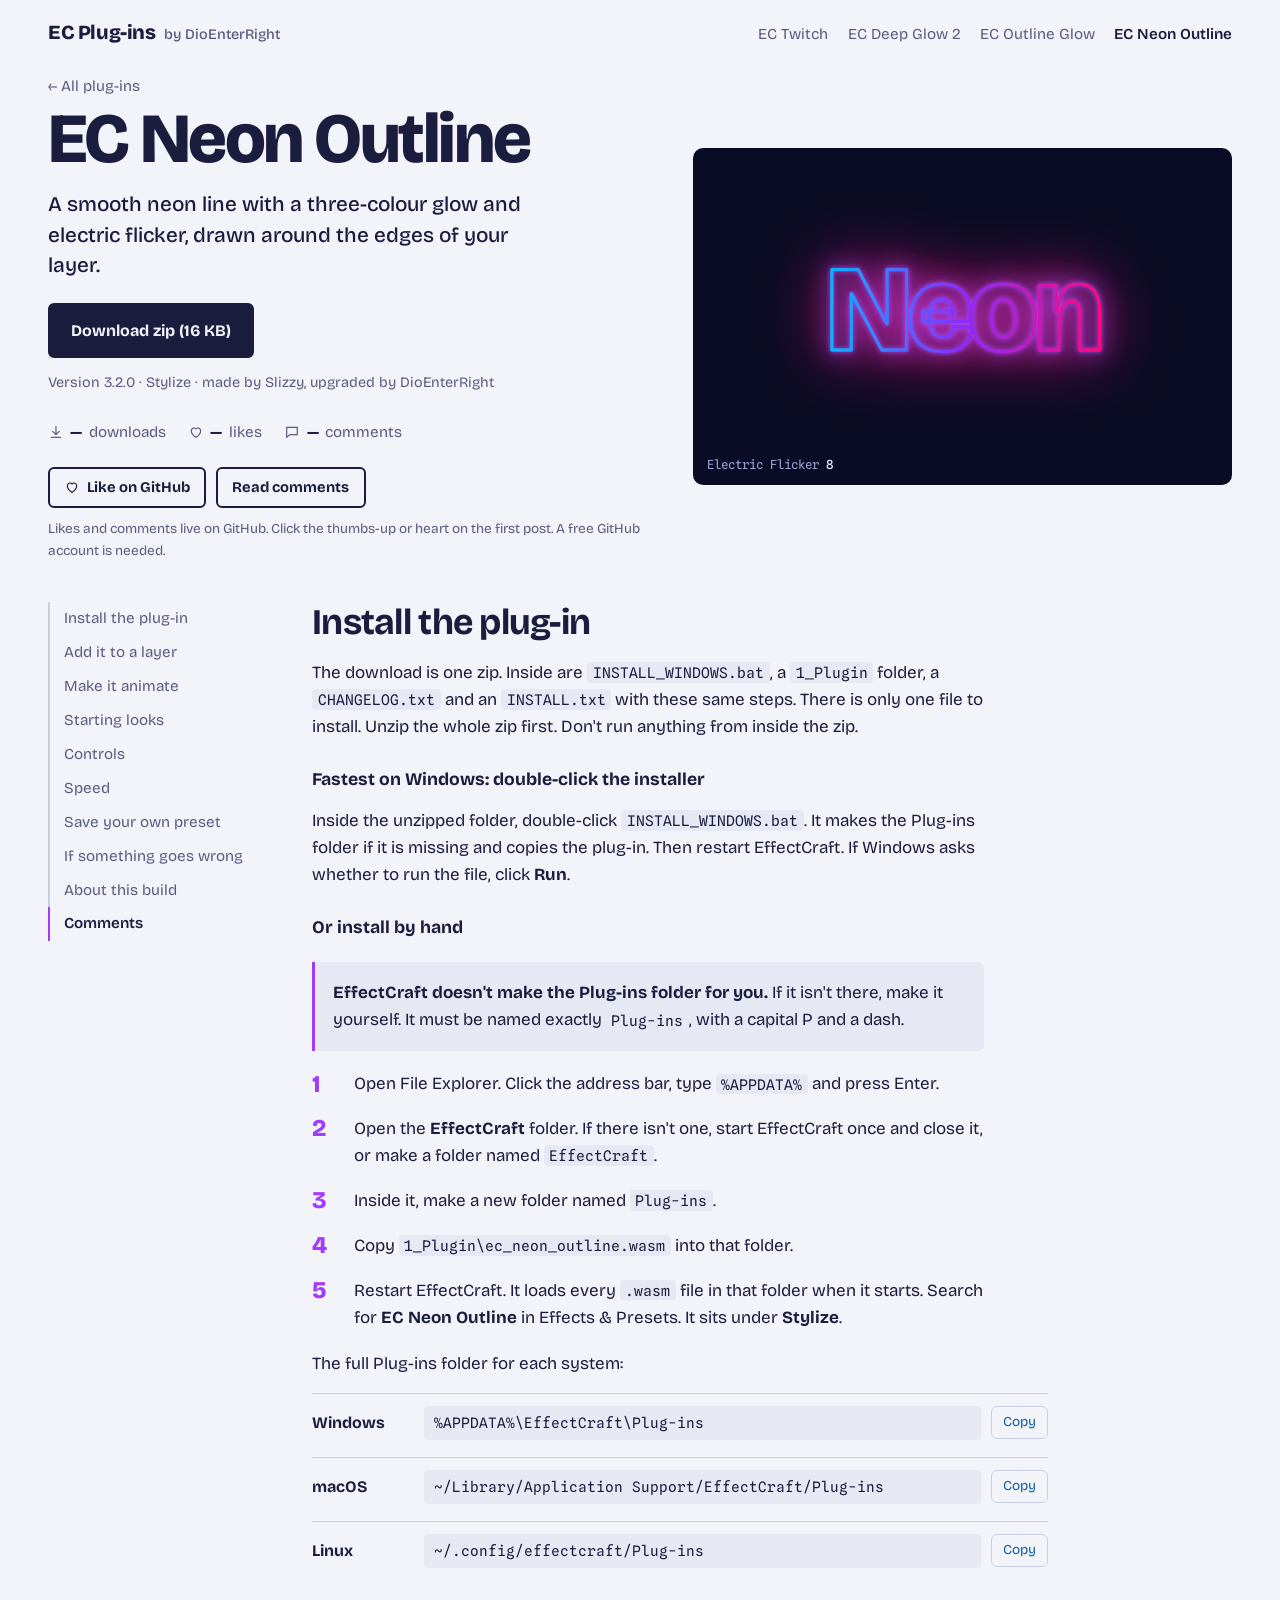
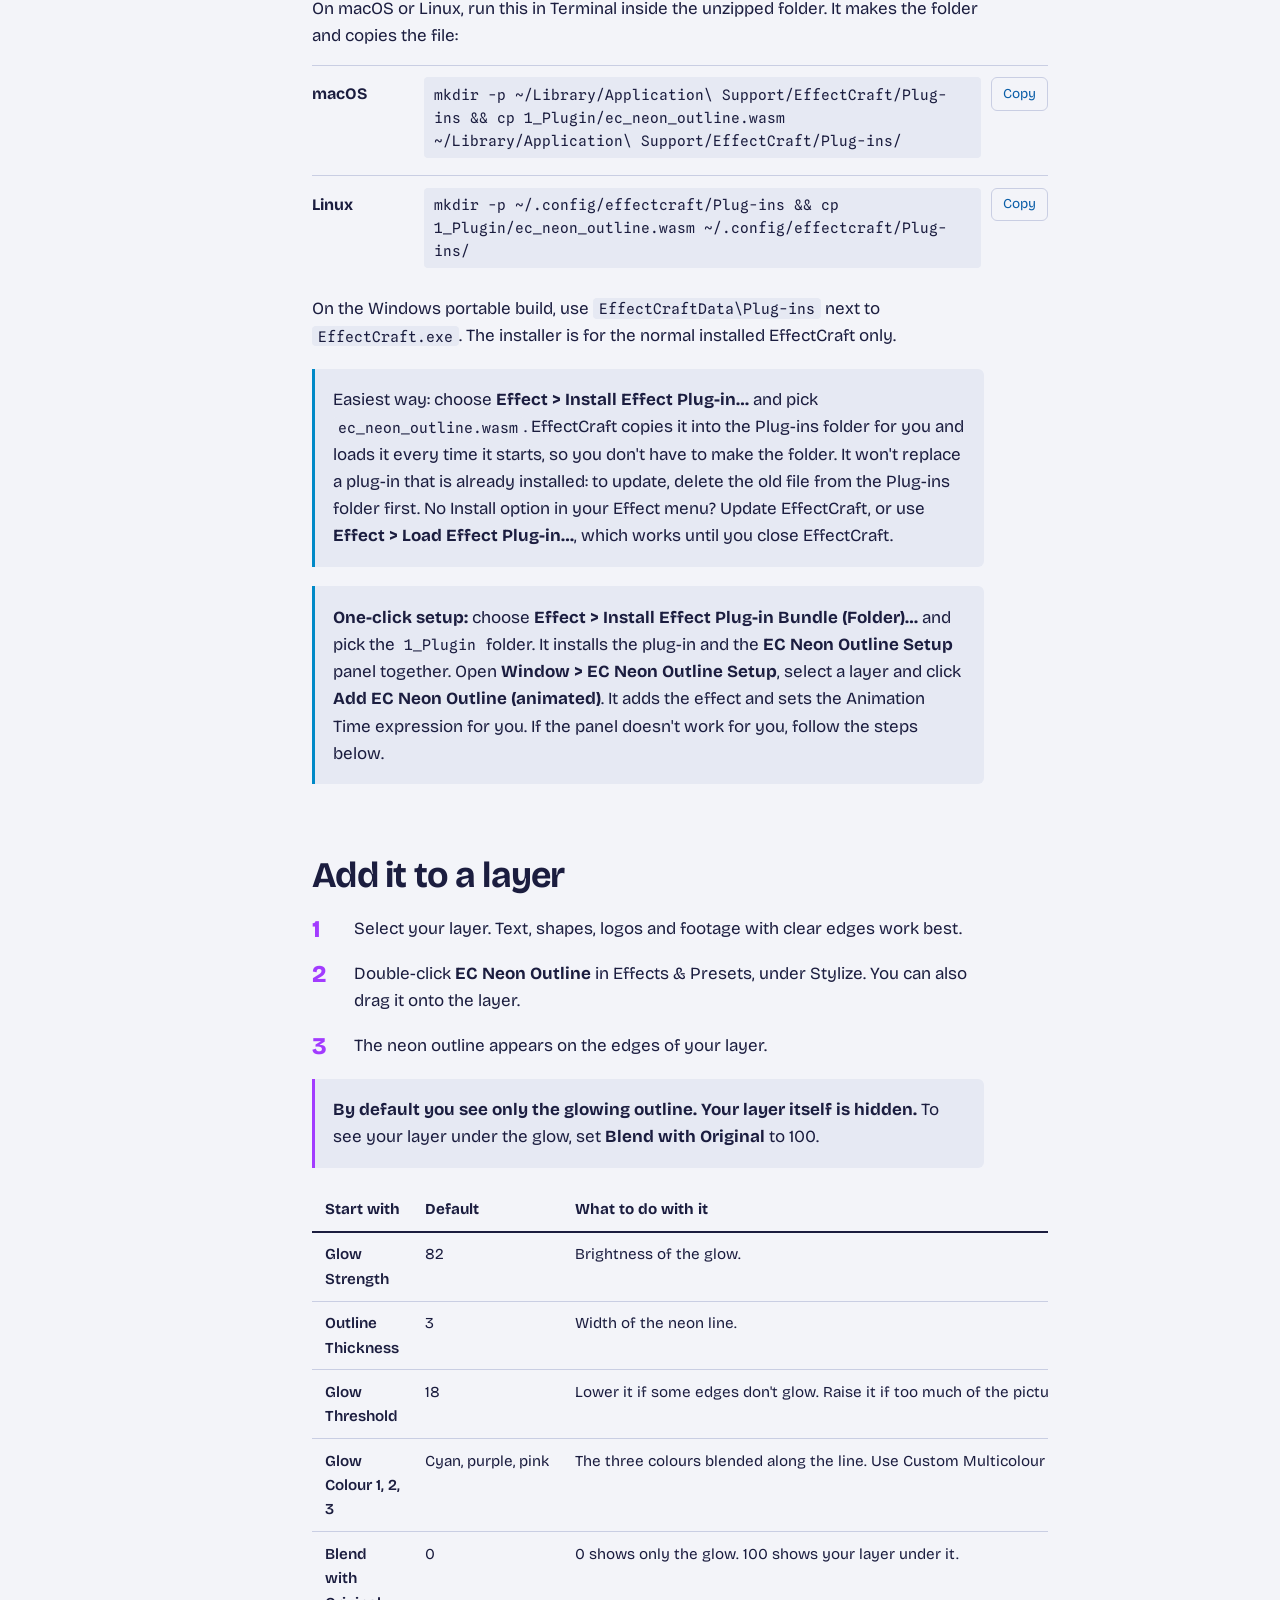
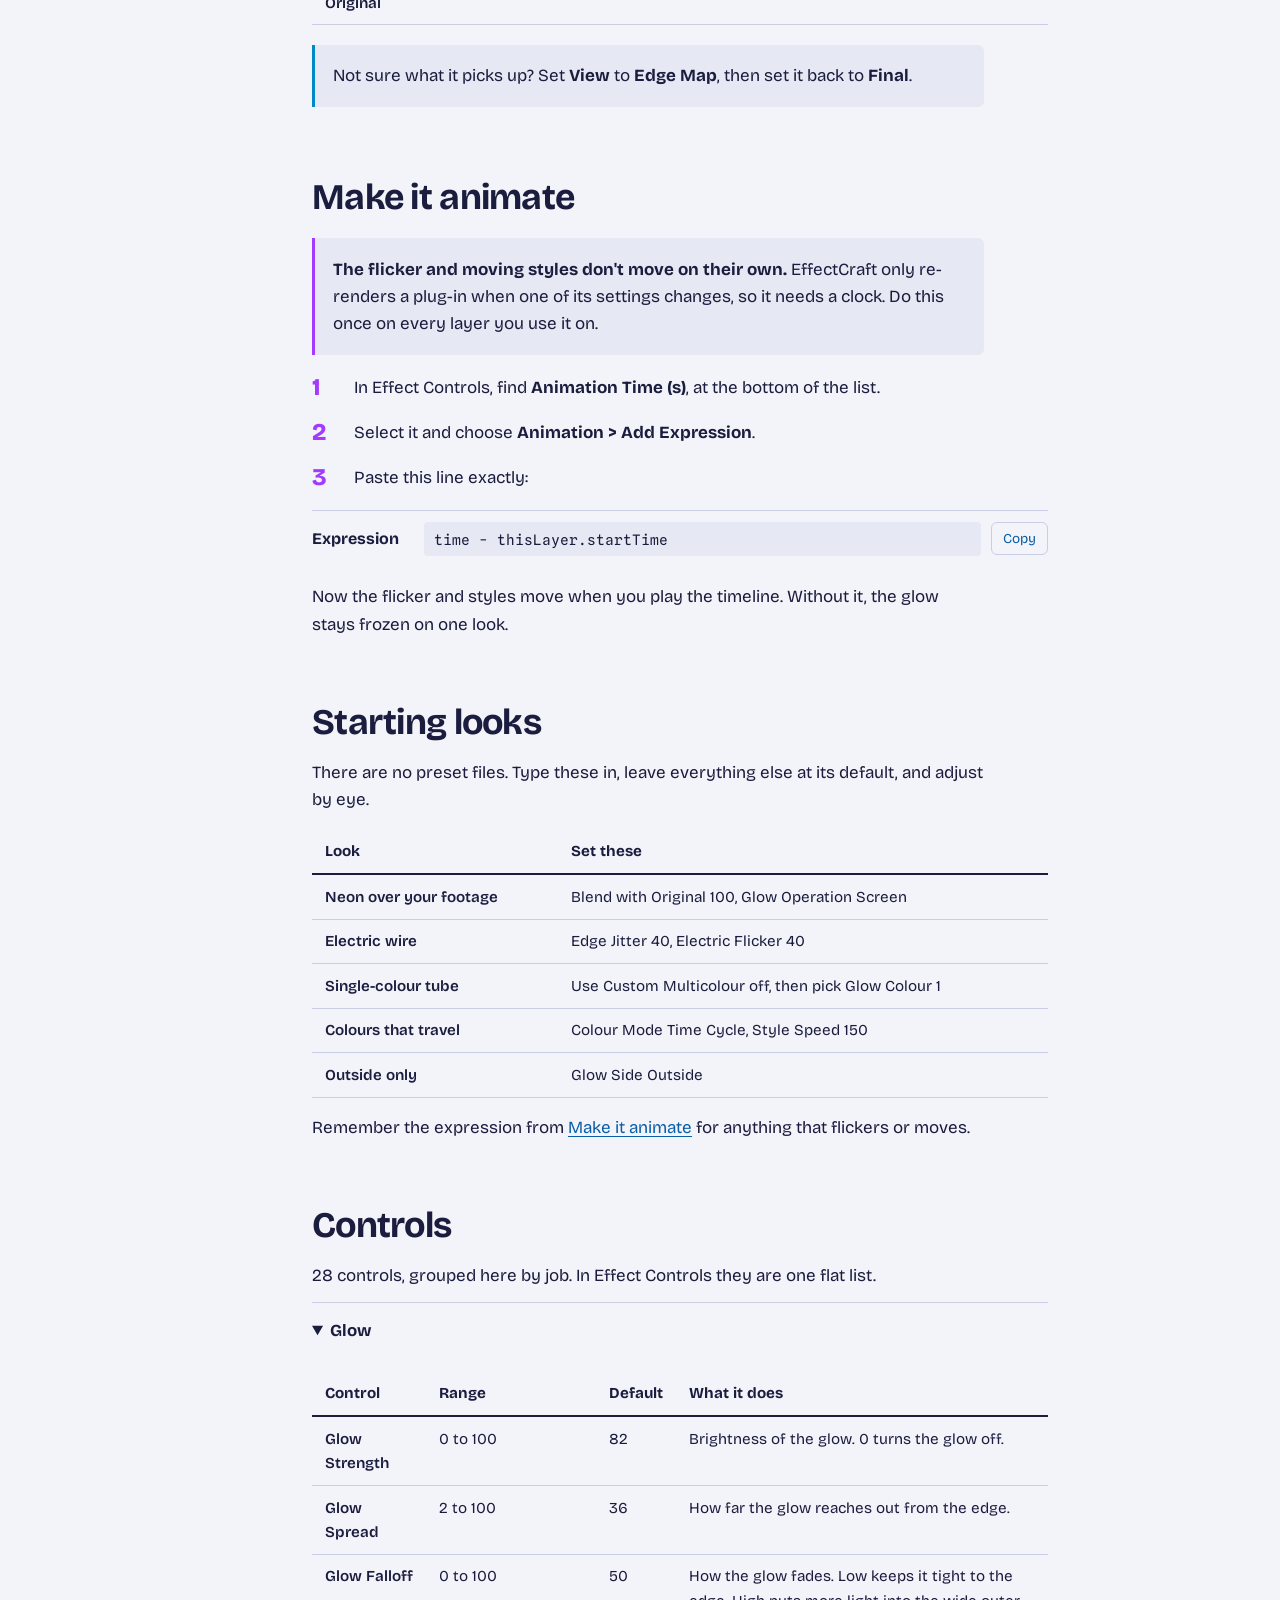
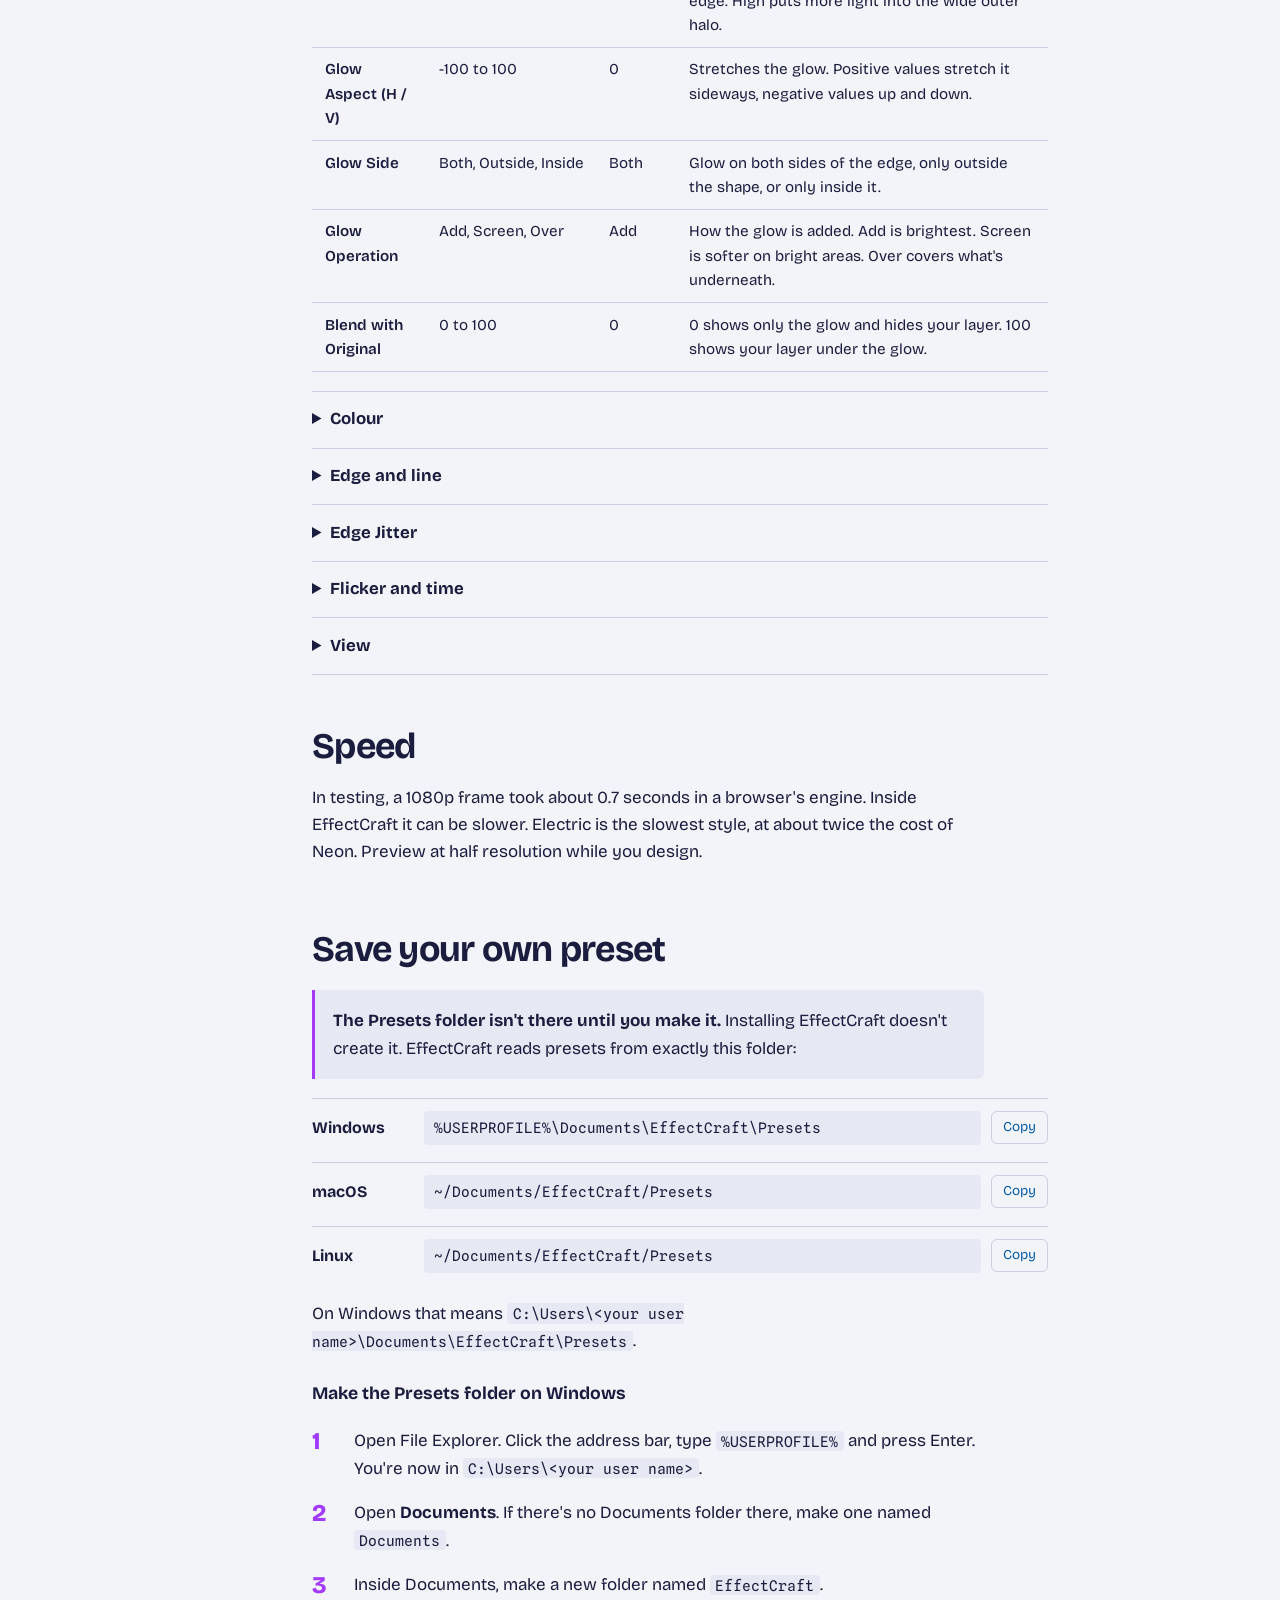
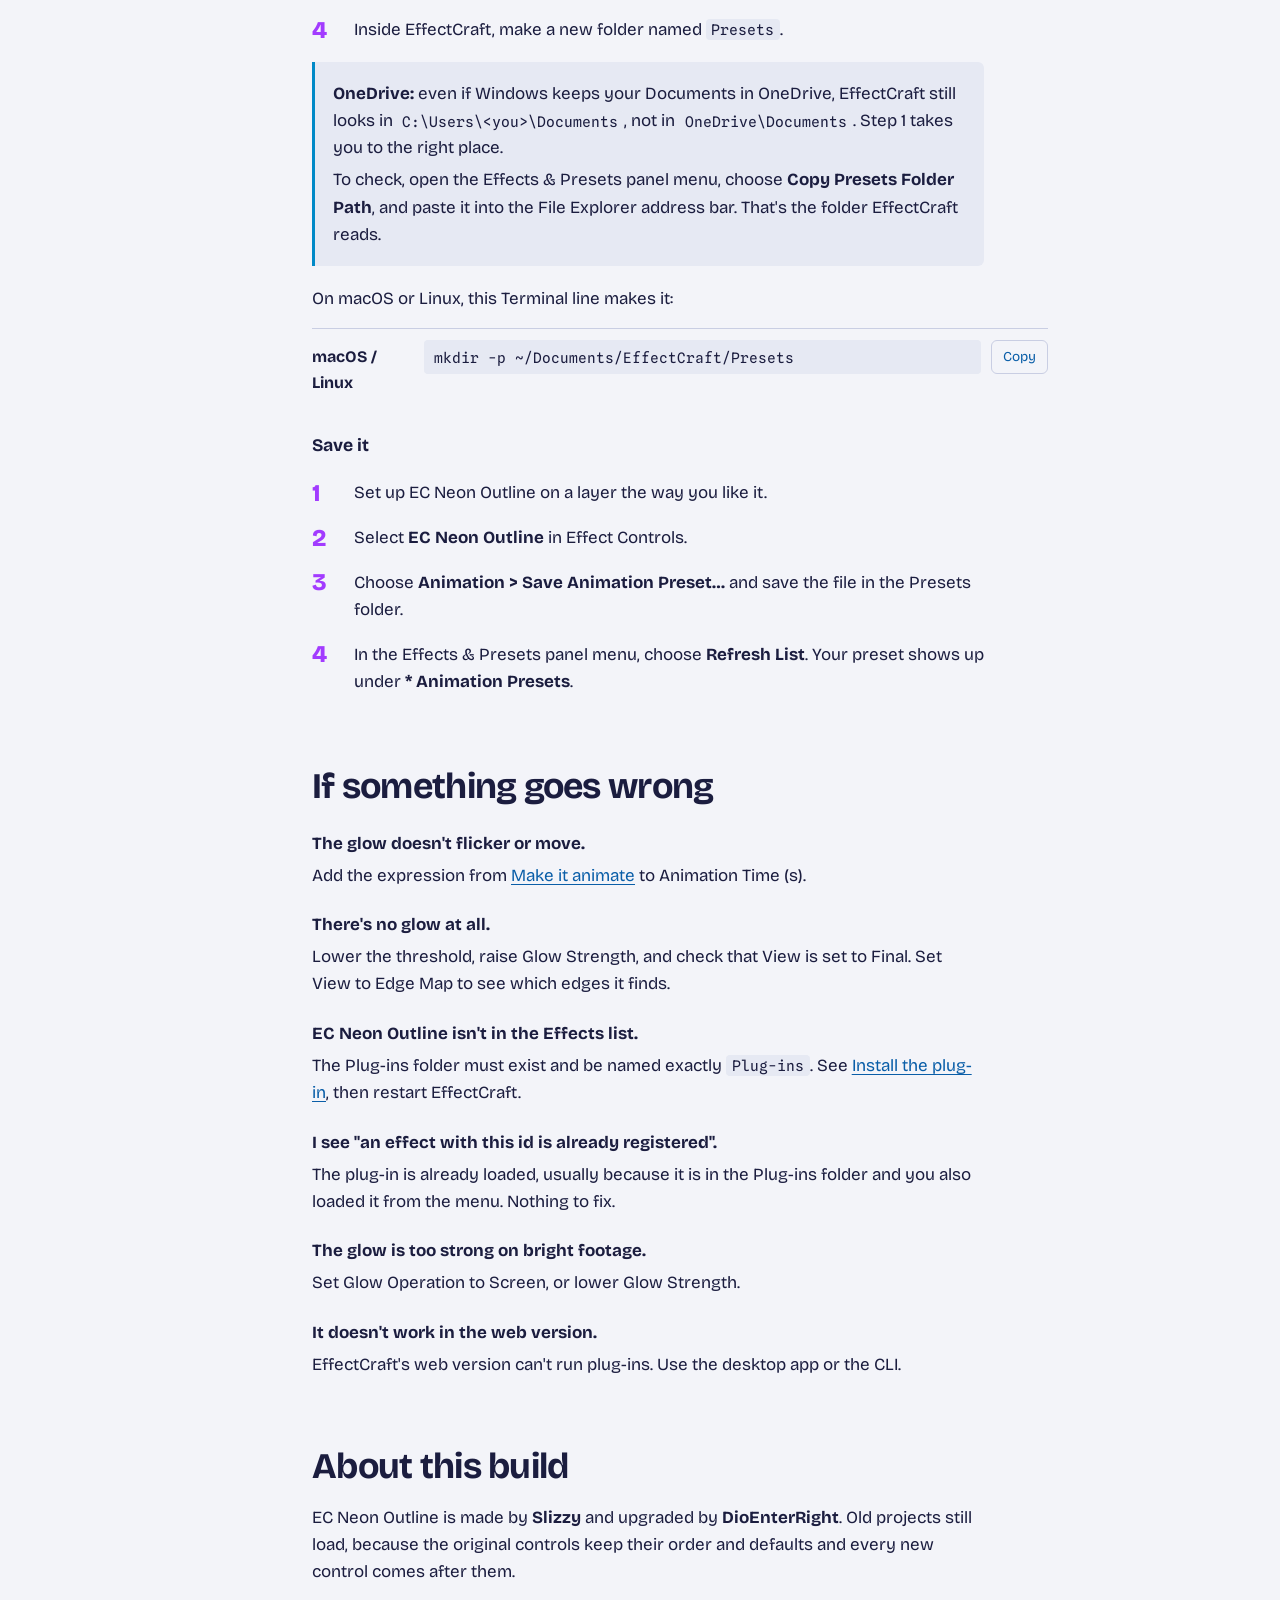
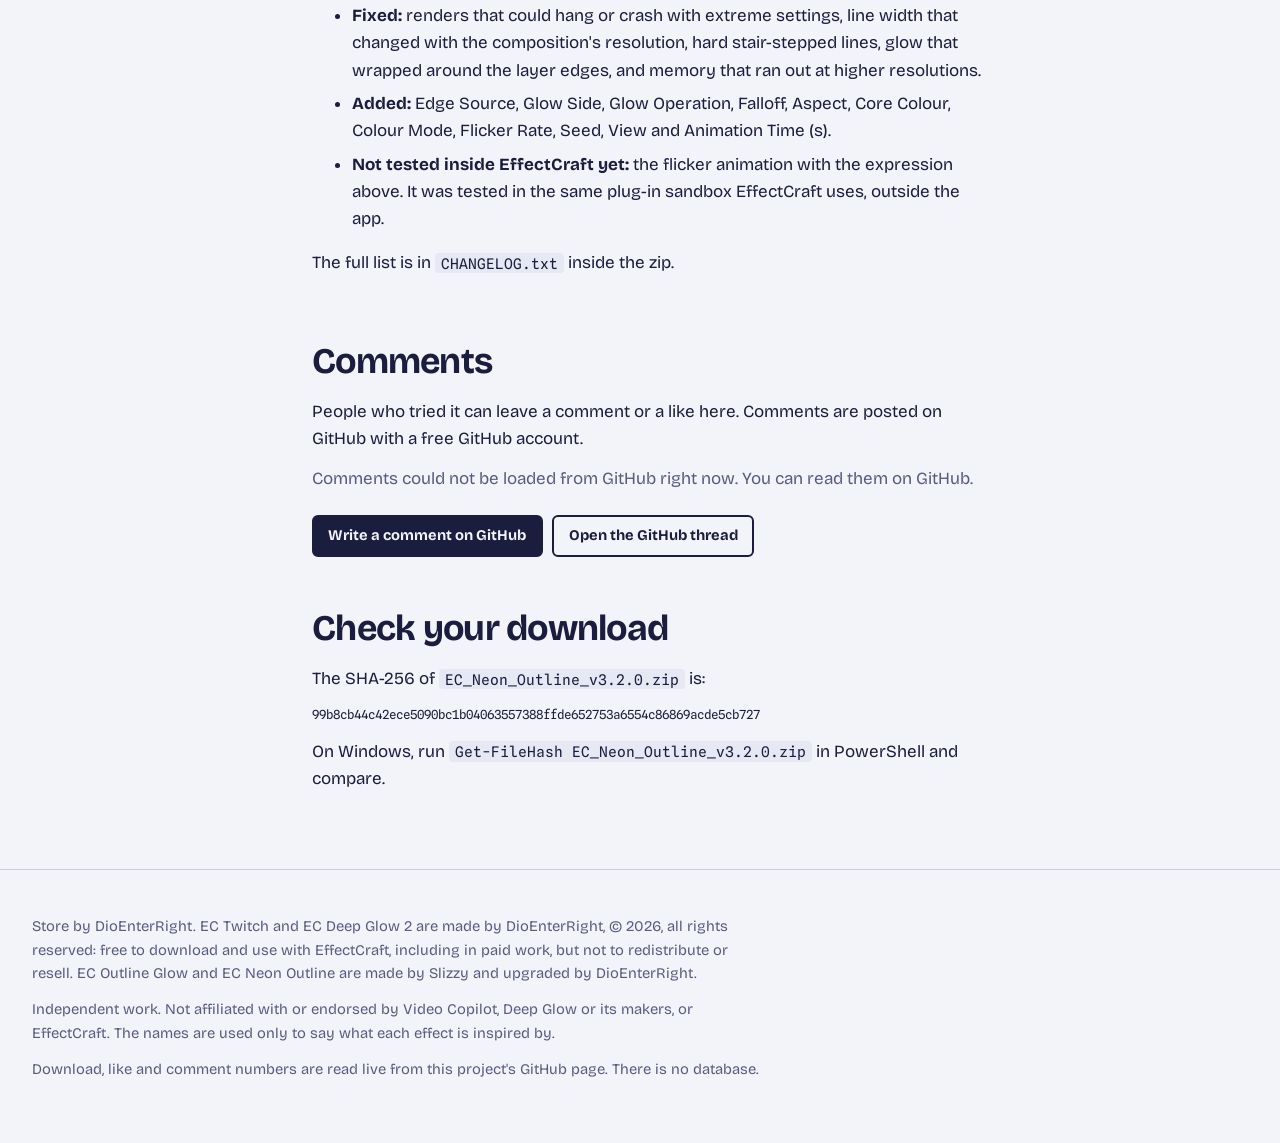
<file: neon-outline/index.html>
<!doctype html>
<html lang="en">
<head>
<meta charset="utf-8">
<meta name="viewport" content="width=device-width, initial-scale=1">
<title>EC Neon Outline for EffectCraft</title>
<meta name="description" content="EC Neon Outline draws a smooth three-colour neon line with electric flicker around the edges of a layer in EffectCraft. Download and step-by-step install instructions.">
<meta name="color-scheme" content="light dark">
<link rel="icon" href="data:image/svg+xml,%3Csvg xmlns='http://www.w3.org/2000/svg' viewBox='0 0 32 32'%3E%3Crect width='32' height='32' rx='6' fill='%231B1D3F'/%3E%3Ccircle cx='16' cy='16' r='9' fill='%23FFB347' opacity='.35'/%3E%3Ccircle cx='16' cy='16' r='4.5' fill='%23FFF6E0'/%3E%3C/svg%3E">
<link rel="preconnect" href="https://fonts.googleapis.com">
<link rel="preconnect" href="https://fonts.gstatic.com" crossorigin>
<link rel="stylesheet" href="https://fonts.googleapis.com/css2?family=Bricolage+Grotesque:opsz,wdth,wght@12..96,75..100,400..800&family=Spline+Sans+Mono:wght@400;500&display=swap">
<link rel="stylesheet" href="../assets/store.css">
</head>
<body data-accent="sn">
<a class="skip" href="#main">Skip to the content</a>
<header class="bar">
  <a class="brand" href="../">EC Plug-ins<small>by DioEnterRight</small></a>
  <nav aria-label="Plug-ins"><a href="../twitch/">EC Twitch</a><a href="../deep-glow-2/">EC Deep Glow 2</a><a href="../outline-glow/">EC Outline Glow</a><a href="../neon-outline/" aria-current="page">EC Neon Outline</a></nav>
</header>
<div style="display:contents">
<header class="head">
  <div>
    <a class="back" href="../">← All plug-ins</a>
    <h1>EC Neon Outline</h1>
    <p class="pitch">A smooth neon line with a three-colour glow and electric flicker, drawn around the edges of your layer.</p>
    <div class="buy">
      <a class="btn" data-dl="neon-outline" href="../downloads/EC_Neon_Outline_v3.2.0.zip" download>Download zip (16 KB)</a>
      <span class="meta">Version 3.2.0 · Stylize · made by Slizzy, upgraded by DioEnterRight</span>
    </div>
    <ul class="stats" aria-label="EC Neon Outline numbers from GitHub"><li><svg viewBox="0 0 24 24" aria-hidden="true"><path d="M12 4v11M7 11l5 5 5-5M5 20h14"/></svg><b data-stat="downloads" data-product="neon-outline">—</b> downloads</li><li><svg viewBox="0 0 24 24" aria-hidden="true"><path d="M12 20s-7-4.4-7-10a4 4 0 0 1 7-2.6A4 4 0 0 1 19 10c0 5.6-7 10-7 10z"/></svg><b data-stat="likes" data-product="neon-outline">—</b> likes</li><li><svg viewBox="0 0 24 24" aria-hidden="true"><path d="M4 5h16v11H9l-5 4z"/></svg><b data-stat="comments" data-product="neon-outline">—</b> comments</li></ul>
    <div class="likebar">
      <a class="btn ghost sm" data-like="neon-outline" href="https://github.com/DioEnterRight/ec-plugins/issues/4" target="_blank" rel="noopener"><svg width="16" height="16" style="vertical-align:-3px;margin-right:.4rem;fill:none;stroke:currentColor;stroke-width:1.8" viewBox="0 0 24 24" aria-hidden="true"><path d="M12 20s-7-4.4-7-10a4 4 0 0 1 7-2.6A4 4 0 0 1 19 10c0 5.6-7 10-7 10z"/></svg>Like on GitHub</a>
      <a class="btn ghost sm" href="#comments">Read comments</a>
      <small>Likes and comments live on GitHub. Click the thumbs-up or heart on the first post. A free GitHub account is needed.</small>
    </div>
  </div>
  <a class="stage sn" data-live="sn" href="#install" aria-label="Live preview of EC Neon Outline">
    <svg class="neon" viewBox="0 0 640 240" aria-hidden="true"><defs><linearGradient id="sn-grad" x1="0" x2="1" y1="0" y2="0"><stop offset="0" stop-color="#05B8FF"/><stop offset=".5" stop-color="#8A2BFF"/><stop offset="1" stop-color="#FF0A7A"/></linearGradient></defs><text x="320" y="165" text-anchor="middle" stroke="url(#sn-grad)">Neon</text></svg>
    <p class="cap" aria-hidden="true">Electric Flicker <b data-fl>8</b></p>
  </a>
</header>
<div class="shell">
<nav class="rail" aria-label="On this page"><a href="#install">Install the plug-in</a><a href="#use">Add it to a layer</a><a href="#animate">Make it animate</a><a href="#looks">Starting looks</a><a href="#controls">Controls</a><a href="#speed">Speed</a><a href="#own">Save your own preset</a><a href="#trouble">If something goes wrong</a><a href="#about">About this build</a><a href="#comments">Comments</a></nav>
<main id="main">

<section id="install">
  <h2>Install the plug-in</h2>
  <p>The download is one zip. Inside are <code>INSTALL_WINDOWS.bat</code>, a <code>1_Plugin</code> folder, a <code>CHANGELOG.txt</code> and an <code>INSTALL.txt</code> with these same steps. There is only one file to install. Unzip the whole zip first. Don't run anything from inside the zip.</p>
  
  <h3>Fastest on Windows: double-click the installer</h3>
  <p>Inside the unzipped folder, double-click <code>INSTALL_WINDOWS.bat</code>. It makes the Plug-ins folder if it is missing and copies the plug-in. Then restart EffectCraft. If Windows asks whether to run the file, click <strong>Run</strong>.</p>
  <h3>Or install by hand</h3>
  <div class="callout warn"><p><strong>EffectCraft doesn't make the Plug-ins folder for you.</strong> If it isn't there, make it yourself. It must be named exactly <code>Plug-ins</code>, with a capital P and a dash.</p></div>
  <ol class="steps">
    <li>Open File Explorer. Click the address bar, type <code>%APPDATA%</code> and press Enter.</li>
    <li>Open the <strong>EffectCraft</strong> folder. If there isn't one, start EffectCraft once and close it, or make a folder named <code>EffectCraft</code>.</li>
    <li>Inside it, make a new folder named <code>Plug-ins</code>.</li>
    <li>Copy <code>1_Plugin\ec_neon_outline.wasm</code> into that folder.</li>
    <li>Restart EffectCraft. It loads every <code>.wasm</code> file in that folder when it starts. Search for <strong>EC Neon Outline</strong> in Effects &amp; Presets. It sits under <strong>Stylize</strong>.</li>
  </ol>
  <p>The full Plug-ins folder for each system:</p>
  <div class="paths"><div class="os"><h3>Windows</h3><div class="pathrow"><code>%APPDATA%\EffectCraft\Plug-ins</code><button type="button" class="copy" data-copy="%APPDATA%\EffectCraft\Plug-ins" aria-label="Copy Windows path">Copy</button></div></div><div class="os"><h3>macOS</h3><div class="pathrow"><code>~/Library/Application Support/EffectCraft/Plug-ins</code><button type="button" class="copy" data-copy="~/Library/Application Support/EffectCraft/Plug-ins" aria-label="Copy macOS path">Copy</button></div></div><div class="os"><h3>Linux</h3><div class="pathrow"><code>~/.config/effectcraft/Plug-ins</code><button type="button" class="copy" data-copy="~/.config/effectcraft/Plug-ins" aria-label="Copy Linux path">Copy</button></div></div></div>
  <p>On macOS or Linux, run this in Terminal inside the unzipped folder. It makes the folder and copies the file:</p>
  <div class="paths"><div class="os"><h3>macOS</h3><div class="pathrow"><code>mkdir -p ~/Library/Application\ Support/EffectCraft/Plug-ins &amp;&amp; cp 1_Plugin/ec_neon_outline.wasm ~/Library/Application\ Support/EffectCraft/Plug-ins/</code><button type="button" class="copy" data-copy="mkdir -p ~/Library/Application\ Support/EffectCraft/Plug-ins &amp;&amp; cp 1_Plugin/ec_neon_outline.wasm ~/Library/Application\ Support/EffectCraft/Plug-ins/" aria-label="Copy the macOS command">Copy</button></div></div><div class="os"><h3>Linux</h3><div class="pathrow"><code>mkdir -p ~/.config/effectcraft/Plug-ins &amp;&amp; cp 1_Plugin/ec_neon_outline.wasm ~/.config/effectcraft/Plug-ins/</code><button type="button" class="copy" data-copy="mkdir -p ~/.config/effectcraft/Plug-ins &amp;&amp; cp 1_Plugin/ec_neon_outline.wasm ~/.config/effectcraft/Plug-ins/" aria-label="Copy the Linux command">Copy</button></div></div></div>
  <p>On the Windows portable build, use <code>EffectCraftData\Plug-ins</code> next to <code>EffectCraft.exe</code>. The installer is for the normal installed EffectCraft only.</p>
  <div class="callout"><p>Easiest way: choose <strong>Effect &gt; Install Effect Plug-in…</strong> and pick <code>ec_neon_outline.wasm</code>. EffectCraft copies it into the Plug-ins folder for you and loads it every time it starts, so you don't have to make the folder. It won't replace a plug-in that is already installed: to update, delete the old file from the Plug-ins folder first. No Install option in your Effect menu? Update EffectCraft, or use <strong>Effect &gt; Load Effect Plug-in…</strong>, which works until you close EffectCraft.</p></div><div class="callout"><p><strong>One-click setup:</strong> choose <strong>Effect &gt; Install Effect Plug-in Bundle (Folder)…</strong> and pick the <code>1_Plugin</code> folder. It installs the plug-in and the <strong>EC Neon Outline Setup</strong> panel together. Open <strong>Window &gt; EC Neon Outline Setup</strong>, select a layer and click <strong>Add EC Neon Outline (animated)</strong>. It adds the effect and sets the Animation Time expression for you. If the panel doesn't work for you, follow the steps below.</p></div>
</section>

<section id="use">
  <h2>Add it to a layer</h2>
  <ol class="steps">
    <li>Select your layer. Text, shapes, logos and footage with clear edges work best.</li>
    <li>Double-click <strong>EC Neon Outline</strong> in Effects &amp; Presets, under Stylize. You can also drag it onto the layer.</li>
    <li>The neon outline appears on the edges of your layer.</li>
  </ol>
  <div class="callout warn"><p><strong>By default you see only the glowing outline. Your layer itself is hidden.</strong> To see your layer under the glow, set <strong>Blend with Original</strong> to 100.</p></div>
  <div class="scroll"><table class="ref">
    <thead><tr><th scope="col">Start with</th><th scope="col">Default</th><th scope="col">What to do with it</th></tr></thead>
    <tbody>
      <tr><th scope="row">Glow Strength</th><td>82</td><td>Brightness of the glow.</td></tr>
      <tr><th scope="row">Outline Thickness</th><td>3</td><td>Width of the neon line.</td></tr>
      <tr><th scope="row">Glow Threshold</th><td>18</td><td>Lower it if some edges don't glow. Raise it if too much of the picture glows.</td></tr>
      <tr><th scope="row">Glow Colour 1, 2, 3</th><td>Cyan, purple, pink</td><td>The three colours blended along the line. Use Custom Multicolour is on by default.</td></tr>
      <tr><th scope="row">Blend with Original</th><td>0</td><td>0 shows only the glow. 100 shows your layer under it.</td></tr>
    </tbody>
  </table></div>
  <div class="callout"><p>Not sure what it picks up? Set <strong>View</strong> to <strong>Edge Map</strong>, then set it back to <strong>Final</strong>.</p></div>
</section>

<section id="animate">
  <h2>Make it animate</h2>
  <div class="callout warn"><p><strong>The flicker and moving styles don't move on their own.</strong> EffectCraft only re-renders a plug-in when one of its settings changes, so it needs a clock. Do this once on every layer you use it on.</p></div>
  <ol class="steps">
    <li>In Effect Controls, find <strong>Animation Time (s)</strong>, at the bottom of the list.</li>
    <li>Select it and choose <strong>Animation &gt; Add Expression</strong>.</li>
    <li>Paste this line exactly:</li>
  </ol>
  <div class="paths"><div class="os"><h3>Expression</h3><div class="pathrow"><code>time - thisLayer.startTime</code><button type="button" class="copy" data-copy="time - thisLayer.startTime" aria-label="Copy the Expression command">Copy</button></div></div></div>
  <p>Now the flicker and styles move when you play the timeline. Without it, the glow stays frozen on one look.</p>
</section>

<section id="looks">
  <h2>Starting looks</h2>
  <p>There are no preset files. Type these in, leave everything else at its default, and adjust by eye.</p>
  <div class="scroll"><table class="recipes">
    <thead><tr><th scope="col">Look</th><th scope="col">Set these</th></tr></thead>
    <tbody>
      <tr><th scope="row">Neon over your footage</th><td>Blend with Original 100, Glow Operation Screen</td></tr>
      <tr><th scope="row">Electric wire</th><td>Edge Jitter 40, Electric Flicker 40</td></tr>
      <tr><th scope="row">Single-colour tube</th><td>Use Custom Multicolour off, then pick Glow Colour 1</td></tr>
      <tr><th scope="row">Colours that travel</th><td>Colour Mode Time Cycle, Style Speed 150</td></tr>
      <tr><th scope="row">Outside only</th><td>Glow Side Outside</td></tr>
    </tbody>
  </table></div>
  <p>Remember the expression from <a href="#animate">Make it animate</a> for anything that flickers or moves.</p>
</section>

<section id="controls">
  <h2>Controls</h2>
  <p>28 controls, grouped here by job. In Effect Controls they are one flat list.</p>
  <details open><summary>Glow</summary><div class="scroll"><table class="ref"><thead><tr><th scope="col">Control</th><th scope="col">Range</th><th scope="col">Default</th><th scope="col">What it does</th></tr></thead><tbody><tr><th scope="row">Glow Strength</th><td>0 to 100</td><td>82</td><td>Brightness of the glow. 0 turns the glow off.</td></tr>
<tr><th scope="row">Glow Spread</th><td>2 to 100</td><td>36</td><td>How far the glow reaches out from the edge.</td></tr>
<tr><th scope="row">Glow Falloff</th><td>0 to 100</td><td>50</td><td>How the glow fades. Low keeps it tight to the edge. High puts more light into the wide outer halo.</td></tr>
<tr><th scope="row">Glow Aspect (H / V)</th><td>-100 to 100</td><td>0</td><td>Stretches the glow. Positive values stretch it sideways, negative values up and down.</td></tr>
<tr><th scope="row">Glow Side</th><td>Both, Outside, Inside</td><td>Both</td><td>Glow on both sides of the edge, only outside the shape, or only inside it.</td></tr>
<tr><th scope="row">Glow Operation</th><td>Add, Screen, Over</td><td>Add</td><td>How the glow is added. Add is brightest. Screen is softer on bright areas. Over covers what&#x27;s underneath.</td></tr>
<tr><th scope="row">Blend with Original</th><td>0 to 100</td><td>0</td><td>0 shows only the glow and hides your layer. 100 shows your layer under the glow.</td></tr></tbody></table></div></details>
<details><summary>Colour</summary><div class="scroll"><table class="ref"><thead><tr><th scope="col">Control</th><th scope="col">Range</th><th scope="col">Default</th><th scope="col">What it does</th></tr></thead><tbody><tr><th scope="row">Glow Colour 1</th><td>Color</td><td>#05B8FF</td><td>First glow colour. With Use Custom Multicolour off, this is the only colour used.</td></tr>
<tr><th scope="row">Glow Colour 2</th><td>Color</td><td>#590DFF</td><td>Second colour of the blend. Used when Use Custom Multicolour is on.</td></tr>
<tr><th scope="row">Glow Colour 3</th><td>Color</td><td>#FF0A7A</td><td>Third colour of the blend. Used when Use Custom Multicolour is on.</td></tr>
<tr><th scope="row">Use Custom Multicolour</th><td>On or off</td><td>On</td><td>On blends Glow Colour 1, 2 and 3 across the layer, in the direction set by Colour Mode. Off uses Glow Colour 1 only.</td></tr>
<tr><th scope="row">Colour Mode</th><td>Horizontal, Vertical, Angle, Radial, Core to Outer, Time Cycle</td><td>Horizontal</td><td>Direction of the colour blend when Use Custom Multicolour is on. Core to Outer runs the colours from the line out into the halo. Time Cycle moves the colours over time.</td></tr>
<tr><th scope="row">Gradient Angle</th><td>Degrees</td><td>0 degrees</td><td>Direction of the colour blend in Angle mode.</td></tr>
<tr><th scope="row">Colour Offset</th><td>-100 to 100</td><td>0</td><td>Slides the colours along the blend.</td></tr>
<tr><th scope="row">Core Colour</th><td>Color</td><td>#FFFFFF</td><td>Colour of the line on the edge. Core Brightness sets how much of it is used.</td></tr></tbody></table></div></details>
<details><summary>Edge and line</summary><div class="scroll"><table class="ref"><thead><tr><th scope="col">Control</th><th scope="col">Range</th><th scope="col">Default</th><th scope="col">What it does</th></tr></thead><tbody><tr><th scope="row">Edge Source</th><td>Luma + Alpha, Alpha Only, Luma Only, Colour</td><td>Luma + Alpha</td><td>What counts as an edge. Luma + Alpha is the default. Alpha Only follows the layer&#x27;s outline, Luma Only follows changes in brightness, and Colour follows any change in colour.</td></tr>
<tr><th scope="row">Glow Threshold</th><td>1 to 80</td><td>18</td><td>How strong an edge must be to glow. Lower values find more edges.</td></tr>
<tr><th scope="row">Edge Smoothness</th><td>0 to 100</td><td>55</td><td>Softness of the line&#x27;s edges. Higher is softer.</td></tr>
<tr><th scope="row">Outline Thickness</th><td>1 to 8</td><td>3</td><td>Width of the bright line on the edge.</td></tr>
<tr><th scope="row">Neon Core Brightness</th><td>0 to 100</td><td>100</td><td>Brightness of the line on the edge, and how much of the Core Colour it takes.</td></tr></tbody></table></div></details>
<details><summary>Edge Jitter</summary><div class="scroll"><table class="ref"><thead><tr><th scope="col">Control</th><th scope="col">Range</th><th scope="col">Default</th><th scope="col">What it does</th></tr></thead><tbody><tr><th scope="row">Edge Jitter</th><td>0 to 100</td><td>0</td><td>Makes the line wobble like electricity. 0 is off. Needs the Animation Time (s) expression to move.</td></tr>
<tr><th scope="row">Style Scale</th><td>4 to 200</td><td>40</td><td>Size of the wobbles.</td></tr>
<tr><th scope="row">Style Speed</th><td>0 to 400</td><td>100</td><td>How fast the pattern moves. Also sets the speed of Time Cycle colours.</td></tr></tbody></table></div></details>
<details><summary>Flicker and time</summary><div class="scroll"><table class="ref"><thead><tr><th scope="col">Control</th><th scope="col">Range</th><th scope="col">Default</th><th scope="col">What it does</th></tr></thead><tbody><tr><th scope="row">Electric Flicker</th><td>0 to 100</td><td>8</td><td>How much the glow flickers. Needs the Animation Time (s) expression to move.</td></tr>
<tr><th scope="row">Flicker Rate (Hz)</th><td>1 to 60</td><td>12</td><td>Flickers per second.</td></tr>
<tr><th scope="row">Random Seed</th><td>0 to 1000</td><td>0</td><td>Changes the random flicker and pattern.</td></tr>
<tr><th scope="row">Animation Time (s)</th><td>-100000 to 100000</td><td>0</td><td>The clock for flicker and movement. Add the expression time - thisLayer.startTime so it moves. Any value other than 0 overrides the layer time.</td></tr></tbody></table></div></details>
<details><summary>View</summary><div class="scroll"><table class="ref"><thead><tr><th scope="col">Control</th><th scope="col">Range</th><th scope="col">Default</th><th scope="col">What it does</th></tr></thead><tbody><tr><th scope="row">View</th><td>Final, Edge Map, Stroke Only</td><td>Final</td><td>Final shows the result. Edge Map shows which edges were found. Stroke Only shows just the line.</td></tr></tbody></table></div></details>
</section>

<section id="speed">
  <h2>Speed</h2>
  <p>In testing, a 1080p frame took about 0.7 seconds in a browser's engine. Inside EffectCraft it can be slower. Electric is the slowest style, at about twice the cost of Neon. Preview at half resolution while you design.</p>
</section>
<section id="own">
  <h2>Save your own preset</h2>
  <div class="callout warn"><p><strong>The Presets folder isn't there until you make it.</strong> Installing EffectCraft doesn't create it. EffectCraft reads presets from exactly this folder:</p></div>
  <div class="paths"><div class="os"><h3>Windows</h3><div class="pathrow"><code>%USERPROFILE%\Documents\EffectCraft\Presets</code><button type="button" class="copy" data-copy="%USERPROFILE%\Documents\EffectCraft\Presets" aria-label="Copy Windows path">Copy</button></div></div><div class="os"><h3>macOS</h3><div class="pathrow"><code>~/Documents/EffectCraft/Presets</code><button type="button" class="copy" data-copy="~/Documents/EffectCraft/Presets" aria-label="Copy macOS path">Copy</button></div></div><div class="os"><h3>Linux</h3><div class="pathrow"><code>~/Documents/EffectCraft/Presets</code><button type="button" class="copy" data-copy="~/Documents/EffectCraft/Presets" aria-label="Copy Linux path">Copy</button></div></div></div>
  <p>On Windows that means <code>C:\Users\&lt;your user name&gt;\Documents\EffectCraft\Presets</code>.</p>
  <h3>Make the Presets folder on Windows</h3>
  <ol class="steps">
    <li>Open File Explorer. Click the address bar, type <code>%USERPROFILE%</code> and press Enter. You're now in <code>C:\Users\&lt;your user name&gt;</code>.</li>
    <li>Open <strong>Documents</strong>. If there's no Documents folder there, make one named <code>Documents</code>.</li>
    <li>Inside Documents, make a new folder named <code>EffectCraft</code>.</li>
    <li>Inside EffectCraft, make a new folder named <code>Presets</code>.</li>
  </ol>
  <div class="callout"><p><strong>OneDrive:</strong> even if Windows keeps your Documents in OneDrive, EffectCraft still looks in <code>C:\Users\&lt;you&gt;\Documents</code>, not in <code>OneDrive\Documents</code>. Step 1 takes you to the right place.</p><p>To check, open the Effects &amp; Presets panel menu, choose <strong>Copy Presets Folder Path</strong>, and paste it into the File Explorer address bar. That's the folder EffectCraft reads.</p></div>
  <p>On macOS or Linux, this Terminal line makes it:</p>
  <div class="paths"><div class="os"><h3>macOS / Linux</h3><div class="pathrow"><code>mkdir -p ~/Documents/EffectCraft/Presets</code><button type="button" class="copy" data-copy="mkdir -p ~/Documents/EffectCraft/Presets" aria-label="Copy the macOS / Linux command">Copy</button></div></div></div>
  <h3>Save it</h3>
  <ol class="steps">
    <li>Set up EC Neon Outline on a layer the way you like it.</li>
    <li>Select <strong>EC Neon Outline</strong> in Effect Controls.</li>
    <li>Choose <strong>Animation &gt; Save Animation Preset…</strong> and save the file in the Presets folder.</li>
    <li>In the Effects &amp; Presets panel menu, choose <strong>Refresh List</strong>. Your preset shows up under <strong>* Animation Presets</strong>.</li>
  </ol>
</section>
<section id="trouble">
  <h2>If something goes wrong</h2>
  <dl class="faq-list">
    <dt>The glow doesn't flicker or move.</dt>
    <dd>Add the expression from <a href="#animate">Make it animate</a> to Animation Time (s).</dd>
    <dt>There's no glow at all.</dt>
    <dd>Lower the threshold, raise Glow Strength, and check that View is set to Final. Set View to Edge Map to see which edges it finds.</dd>
    <dt>EC Neon Outline isn't in the Effects list.</dt>
    <dd>The Plug-ins folder must exist and be named exactly <code>Plug-ins</code>. See <a href="#install">Install the plug-in</a>, then restart EffectCraft.</dd>
    <dt>I see "an effect with this id is already registered".</dt>
    <dd>The plug-in is already loaded, usually because it is in the Plug-ins folder and you also loaded it from the menu. Nothing to fix.</dd>
    <dt>The glow is too strong on bright footage.</dt>
    <dd>Set Glow Operation to Screen, or lower Glow Strength.</dd>
    <dt>It doesn't work in the web version.</dt>
    <dd>EffectCraft's web version can't run plug-ins. Use the desktop app or the CLI.</dd>
  </dl>
</section>
<section id="about">
  <h2>About this build</h2>
  <p>EC Neon Outline is made by <strong>Slizzy</strong> and upgraded by <strong>DioEnterRight</strong>. Old projects still load, because the original controls keep their order and defaults and every new control comes after them.</p>
  <ul>
    <li><strong>Fixed:</strong> renders that could hang or crash with extreme settings, line width that changed with the composition's resolution, hard stair-stepped lines, glow that wrapped around the layer edges, and memory that ran out at higher resolutions.</li>
    <li><strong>Added:</strong> Edge Source, Glow Side, Glow Operation, Falloff, Aspect, Core Colour, Colour Mode, Flicker Rate, Seed, View and Animation Time (s).</li>
    <li><strong>Not tested inside EffectCraft yet:</strong> the flicker animation with the expression above. It was tested in the same plug-in sandbox EffectCraft uses, outside the app.</li>
  </ul>
  <p>The full list is in <code>CHANGELOG.txt</code> inside the zip.</p>
</section>
<section id="comments">
  <h2>Comments</h2>
  <p>People who tried it can leave a comment or a like here. Comments are posted on GitHub with a free GitHub account.</p>
  <p class="cstate" id="cstate" role="status">Loading comments…</p>
  <ul class="clist" id="clist" data-product="neon-outline"></ul>
  <div id="utter" data-product="neon-outline"></div>
  <div class="cbtns">
    <a class="btn sm" data-comment-link="neon-outline" href="https://github.com/DioEnterRight/ec-plugins/issues/4" target="_blank" rel="noopener">Write a comment on GitHub</a>
    <a class="btn ghost sm" data-thread="neon-outline" href="https://github.com/DioEnterRight/ec-plugins/issues/4" target="_blank" rel="noopener">Open the GitHub thread</a>
  </div>
</section>
<section id="verify">
  <h2>Check your download</h2>
  <p>The SHA-256 of <code>EC_Neon_Outline_v3.2.0.zip</code> is:</p>
  <p class="sha">99b8cb44c42ece5090bc1b04063557388ffde652753a6554c86869acde5cb727</p>
  <p>On Windows, run <code>Get-FileHash EC_Neon_Outline_v3.2.0.zip</code> in PowerShell and compare.</p>
</section>

</main>
</div>
</div>
<footer>
  <div class="in">
    <p>Store by DioEnterRight. EC Twitch and EC Deep Glow 2 are made by DioEnterRight, © 2026, all rights reserved: free to download and use with EffectCraft, including in paid work, but not to redistribute or resell. EC Outline Glow and EC Neon Outline are made by Slizzy and upgraded by DioEnterRight.</p>
    <p>Independent work. Not affiliated with or endorsed by Video Copilot, Deep Glow or its makers, or EffectCraft. The names are used only to say what each effect is inspired by.</p>
    <p>Download, like and comment numbers are read live from this project's GitHub page. There is no database.</p>
  </div>
</footer>
<script src="../assets/config.js"></script>
<script src="../assets/store.js"></script>
</body>
</html>
</file>
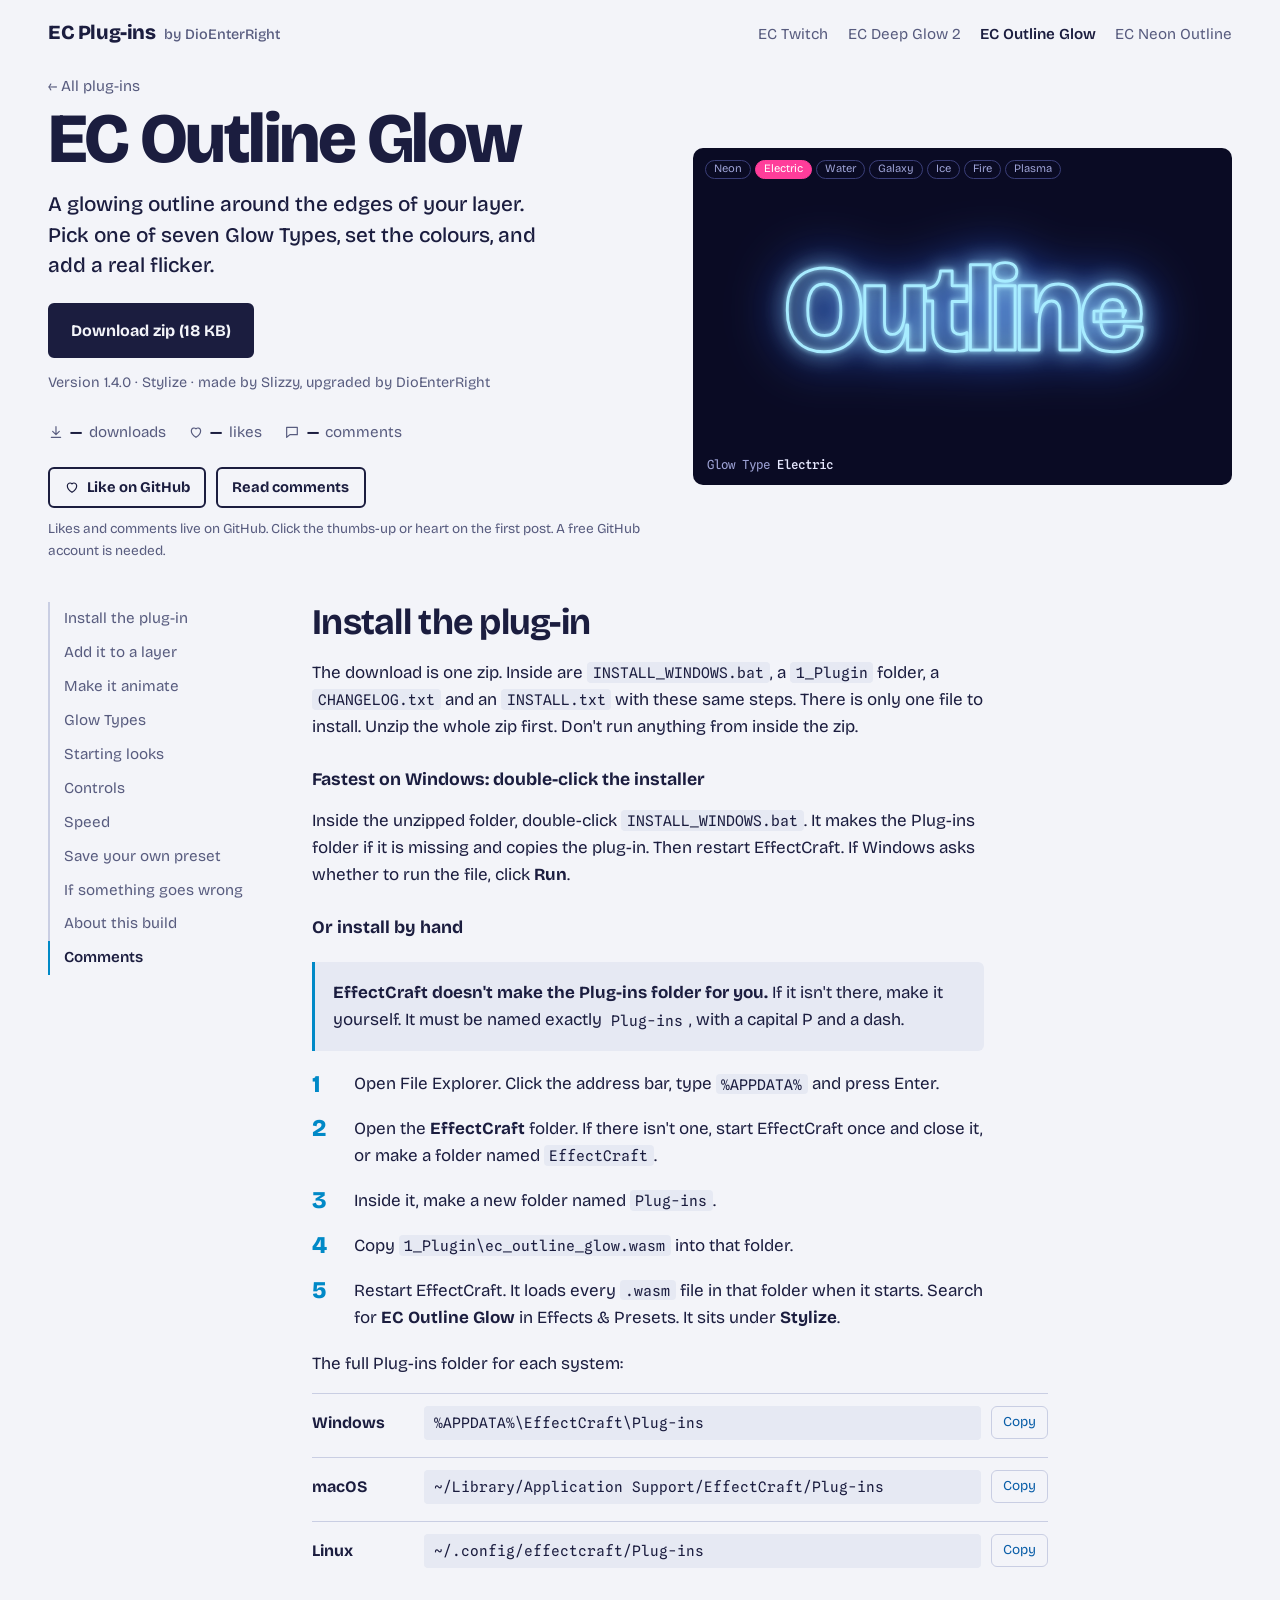
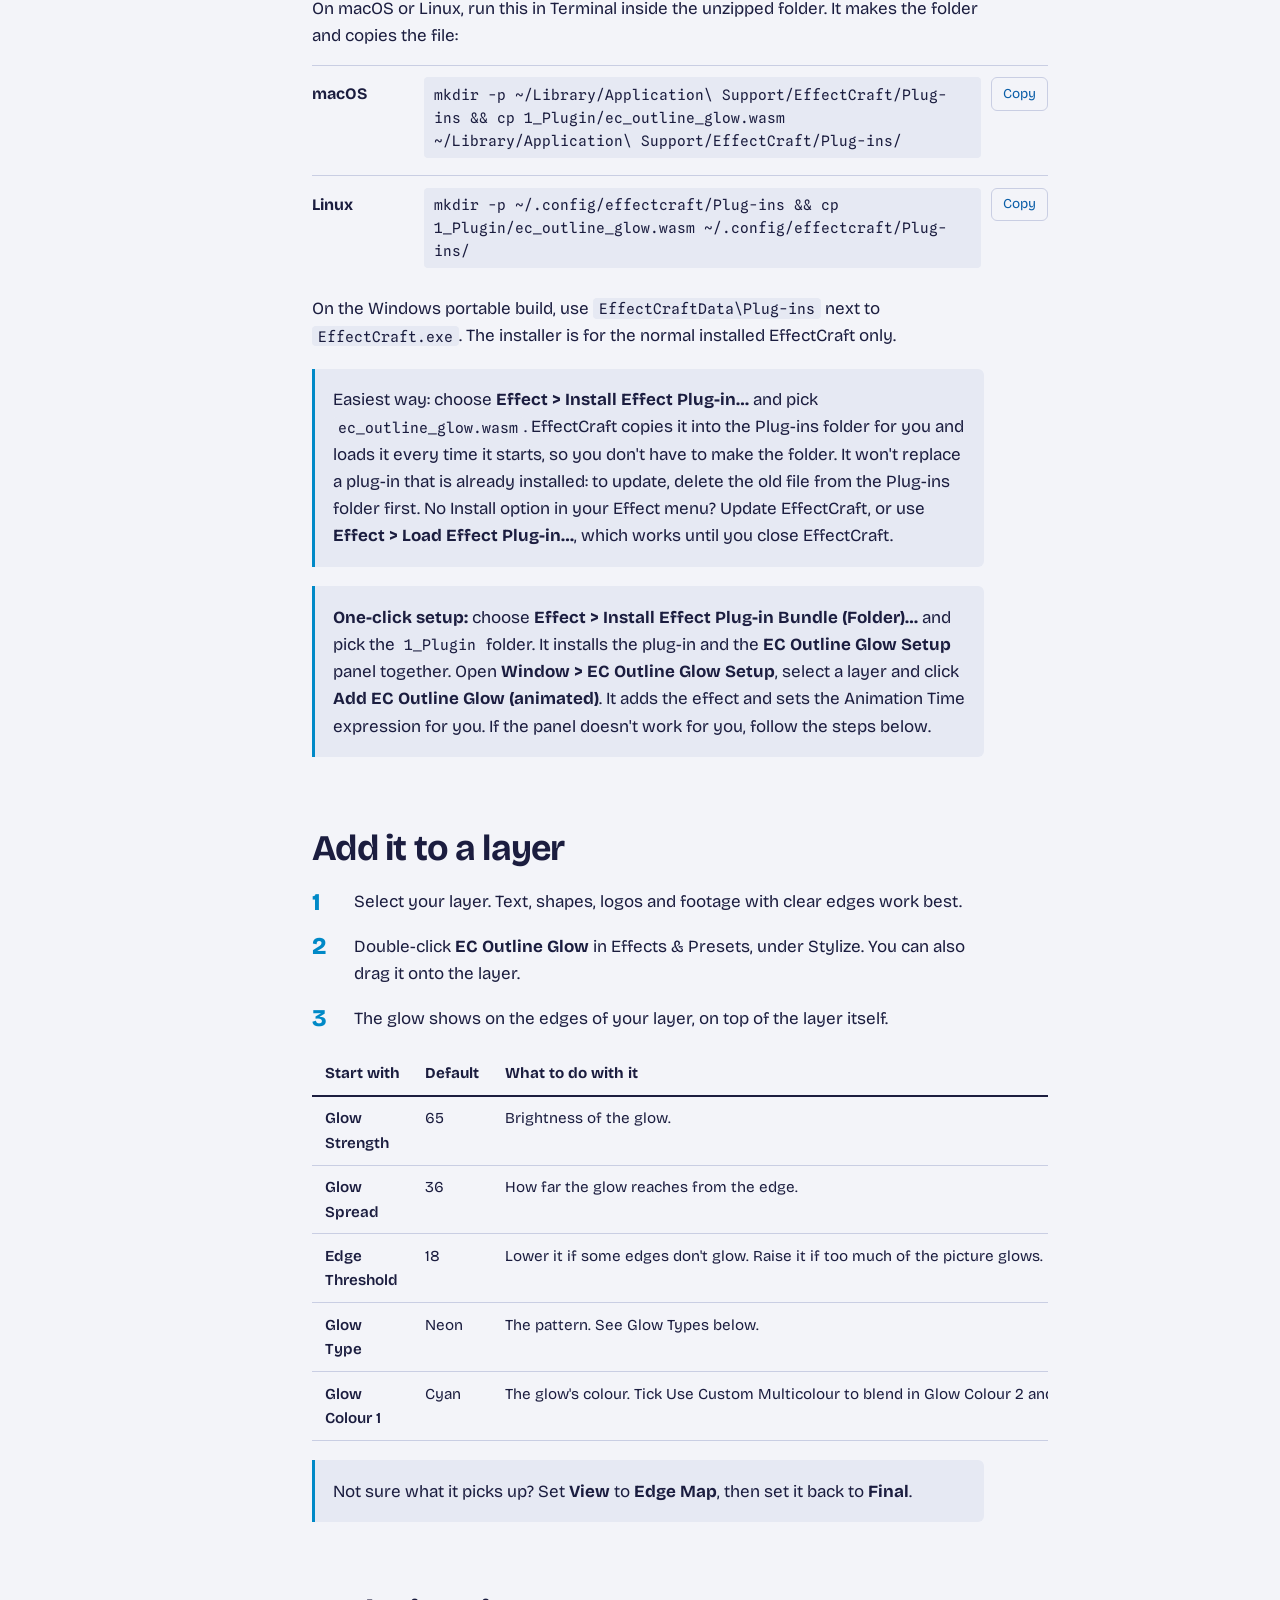
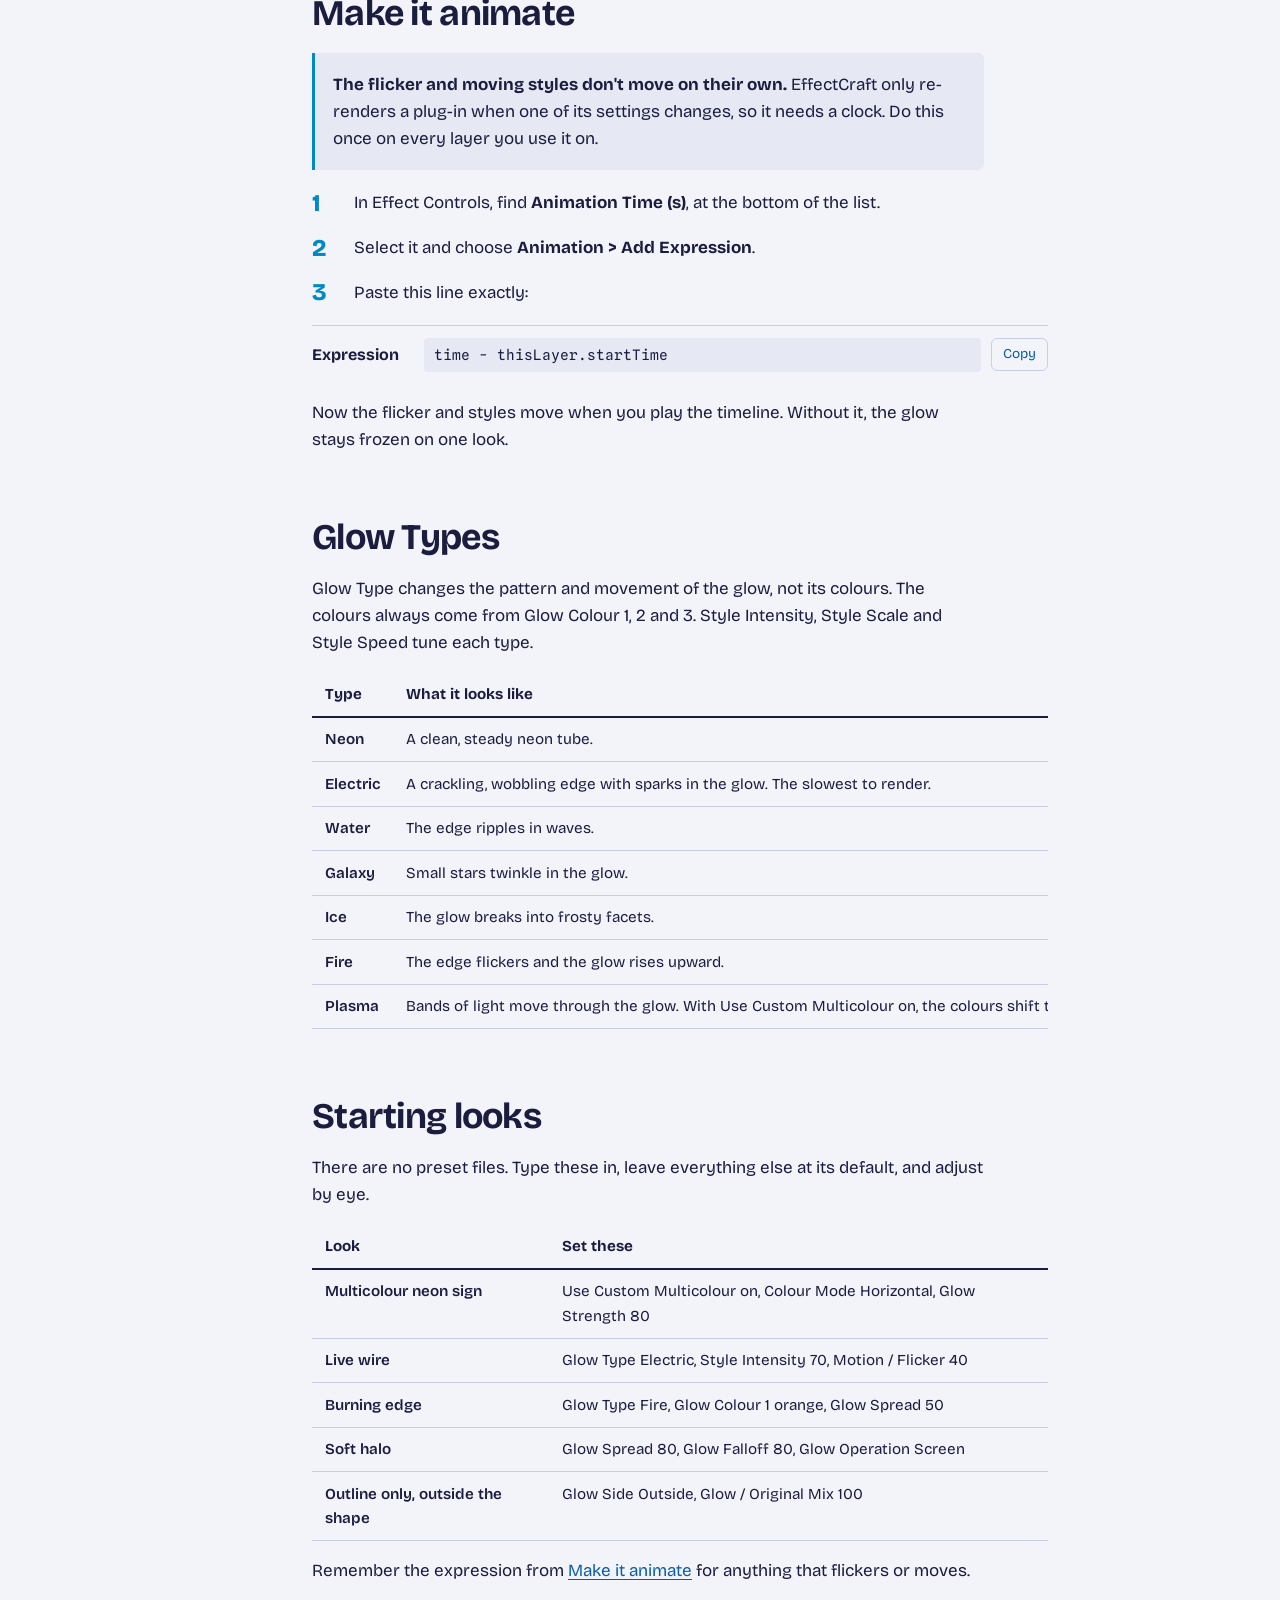
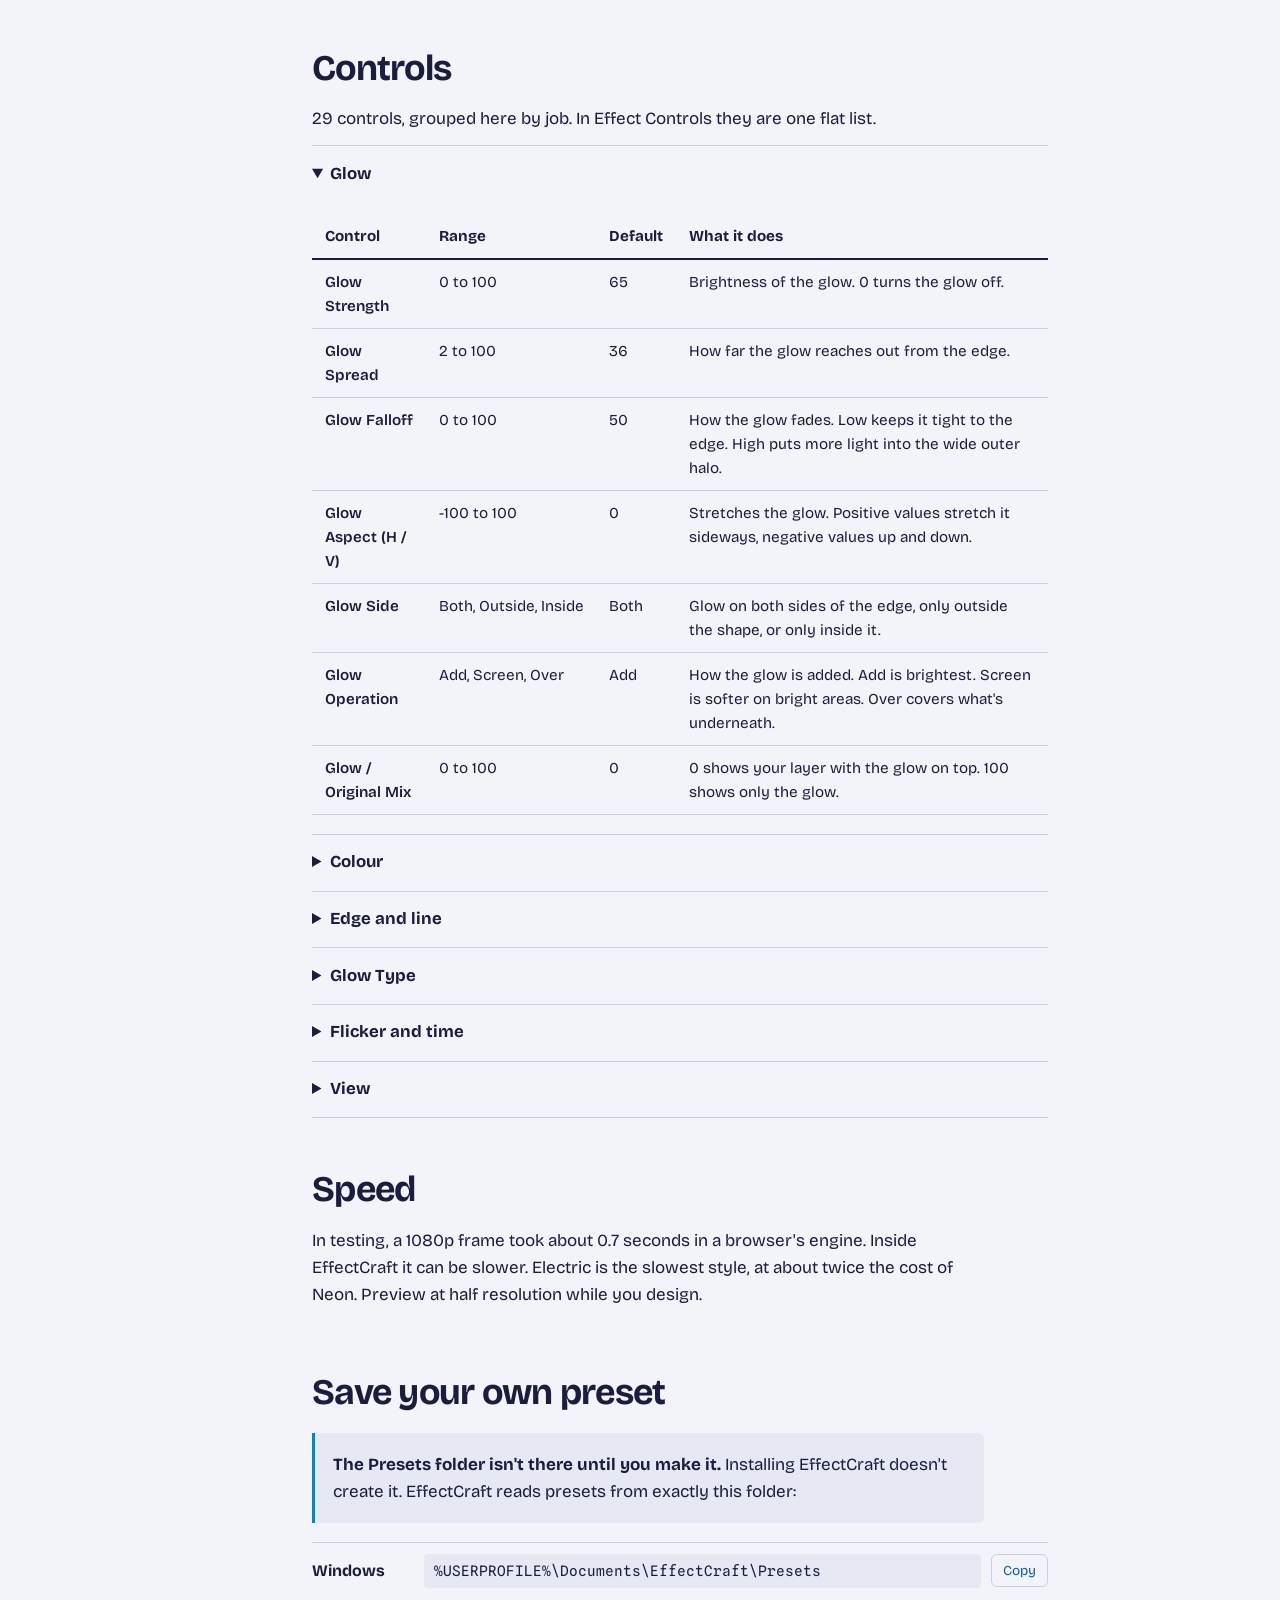
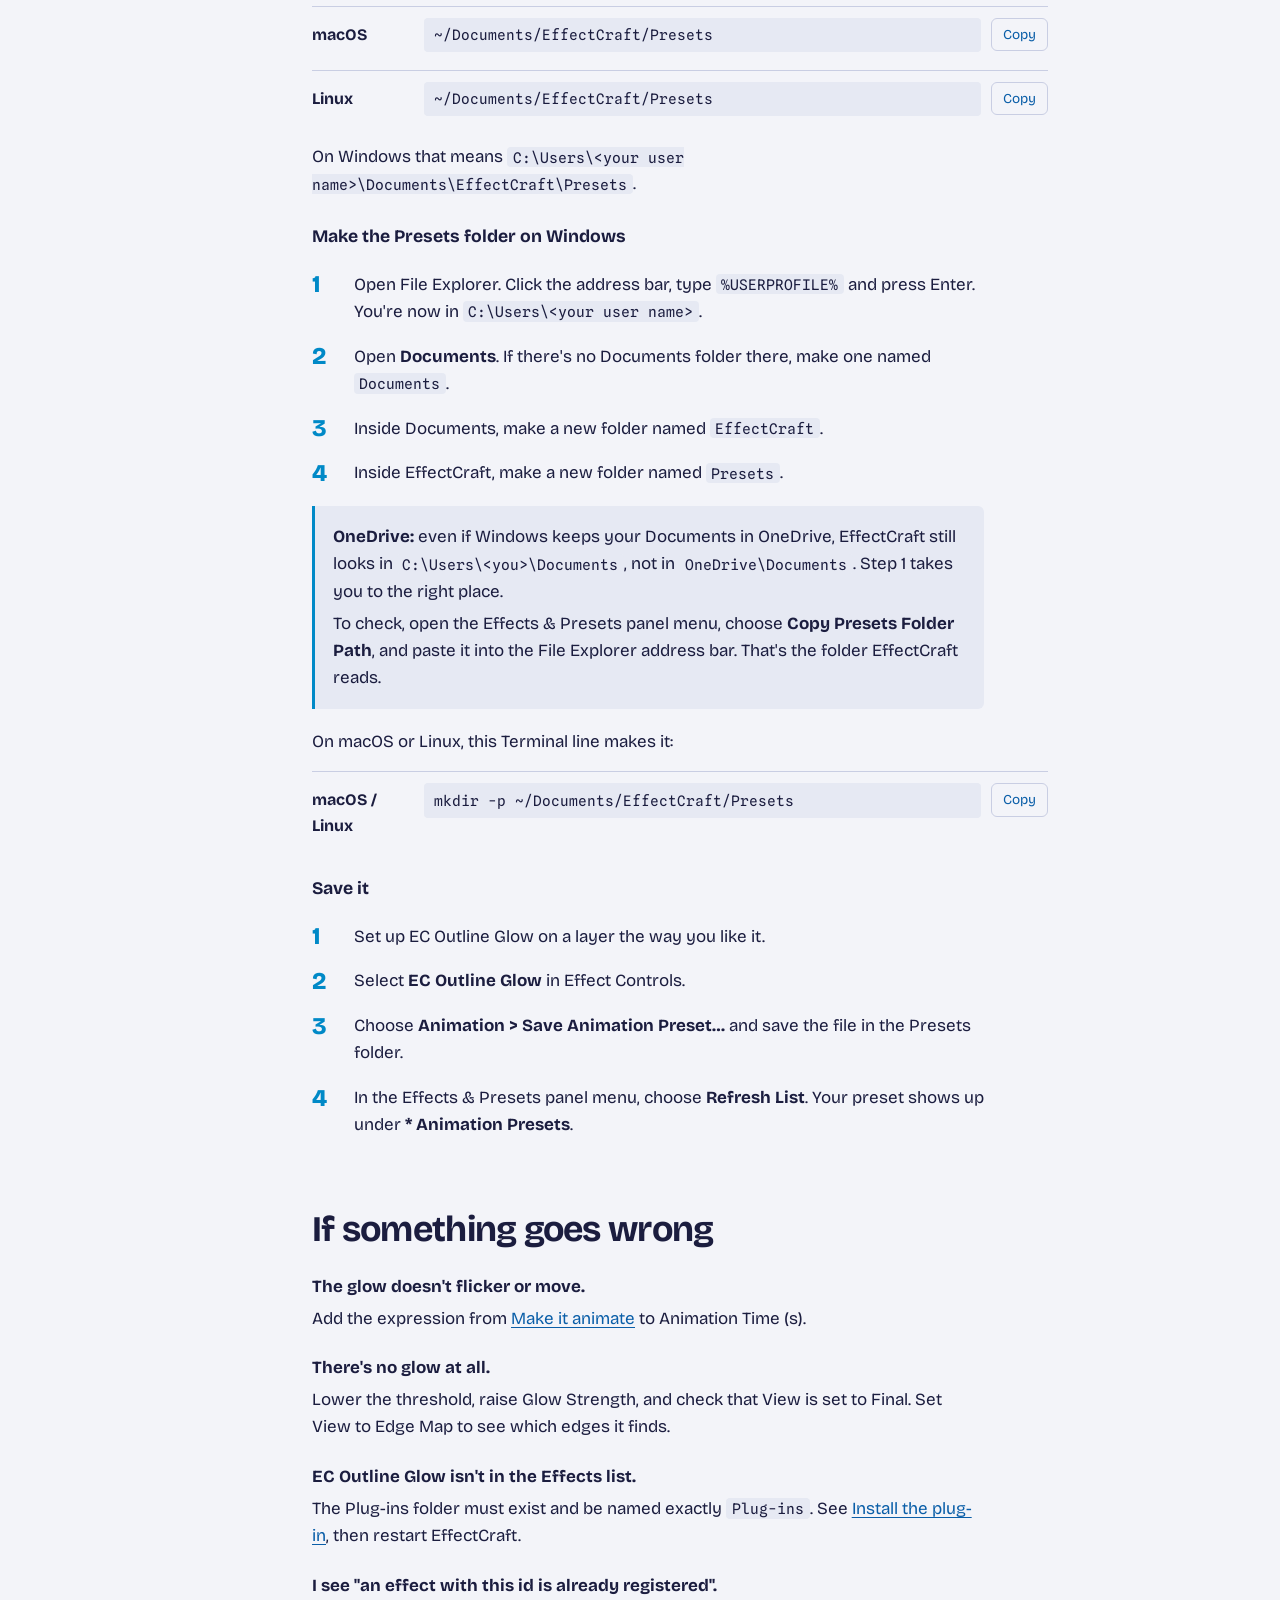
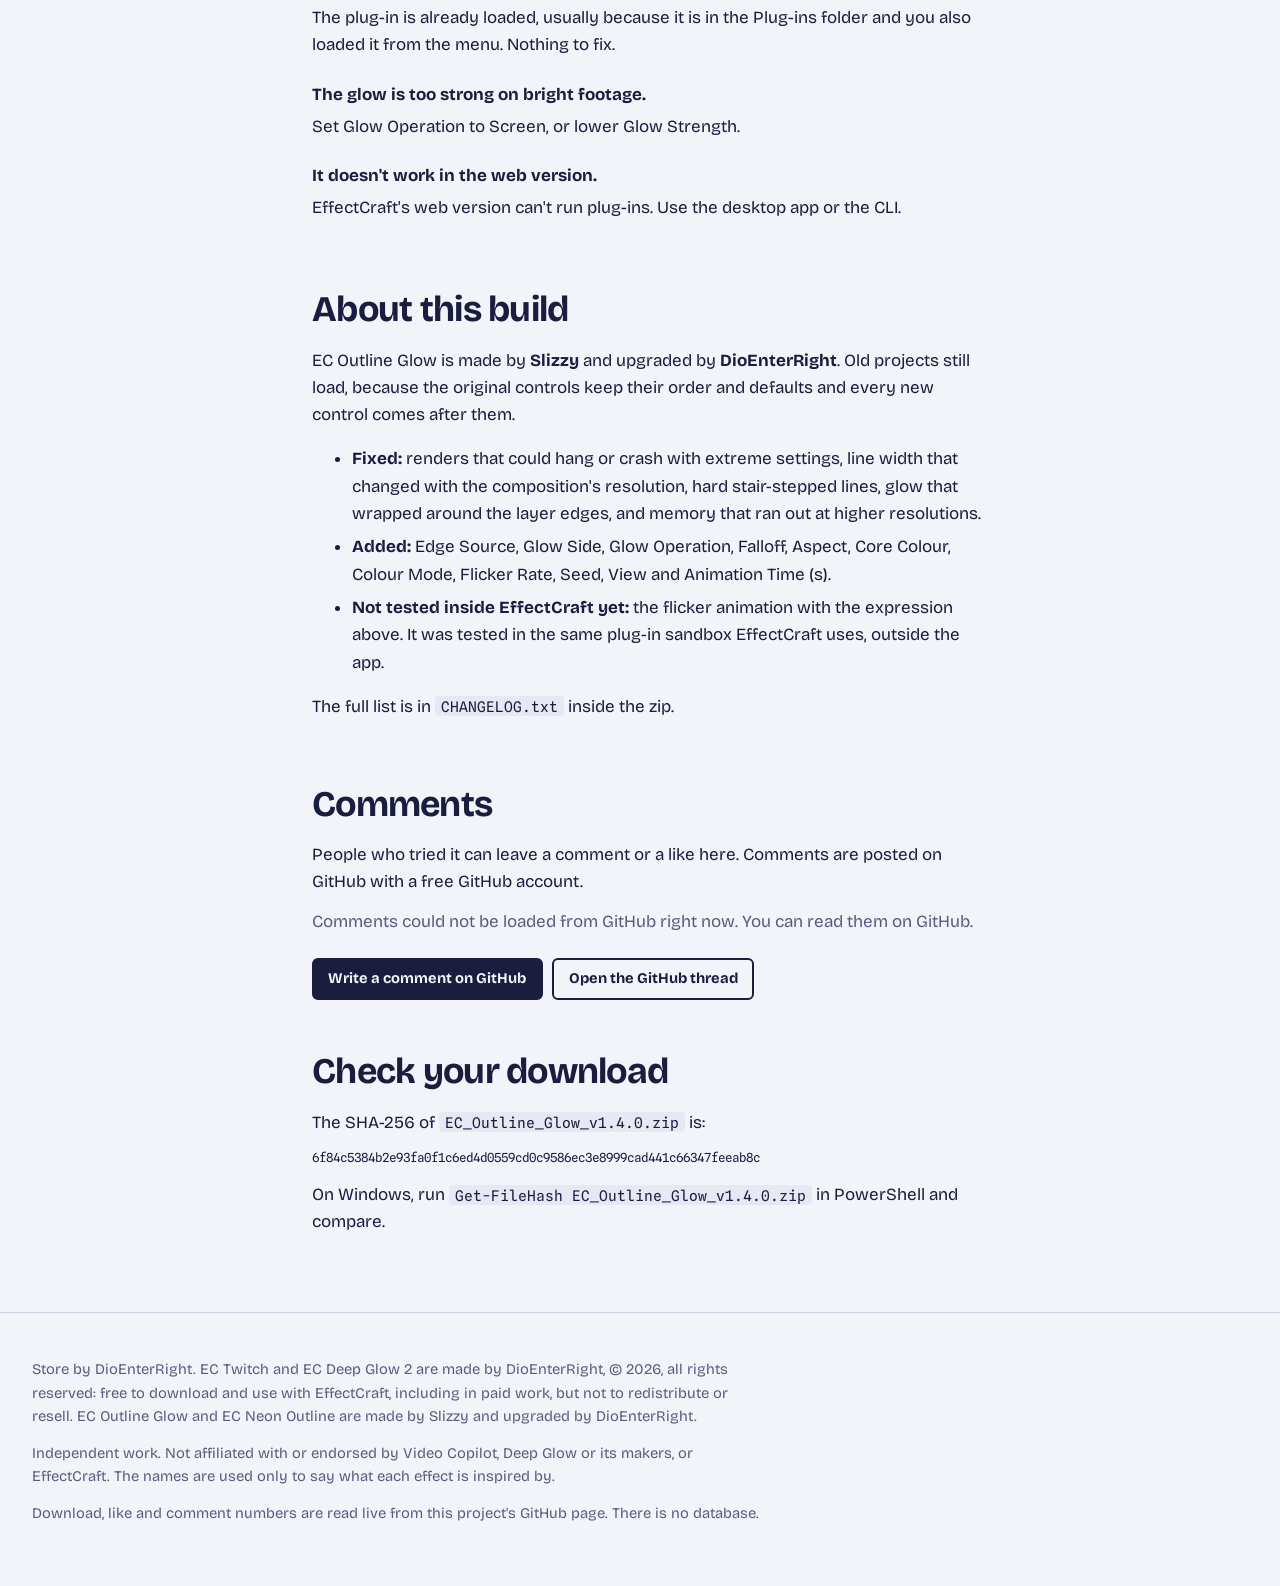
<file: outline-glow/index.html>
<!doctype html>
<html lang="en">
<head>
<meta charset="utf-8">
<meta name="viewport" content="width=device-width, initial-scale=1">
<title>EC Outline Glow: neon outline effect for EffectCraft</title>
<meta name="description" content="EC Outline Glow adds a glowing outline to the edges of a layer in EffectCraft, with seven Glow Types. Download and step-by-step install instructions.">
<meta name="color-scheme" content="light dark">
<link rel="icon" href="data:image/svg+xml,%3Csvg xmlns='http://www.w3.org/2000/svg' viewBox='0 0 32 32'%3E%3Crect width='32' height='32' rx='6' fill='%231B1D3F'/%3E%3Ccircle cx='16' cy='16' r='9' fill='%23FFB347' opacity='.35'/%3E%3Ccircle cx='16' cy='16' r='4.5' fill='%23FFF6E0'/%3E%3C/svg%3E">
<link rel="preconnect" href="https://fonts.googleapis.com">
<link rel="preconnect" href="https://fonts.gstatic.com" crossorigin>
<link rel="stylesheet" href="https://fonts.googleapis.com/css2?family=Bricolage+Grotesque:opsz,wdth,wght@12..96,75..100,400..800&family=Spline+Sans+Mono:wght@400;500&display=swap">
<link rel="stylesheet" href="../assets/store.css">
</head>
<body data-accent="og">
<a class="skip" href="#main">Skip to the content</a>
<header class="bar">
  <a class="brand" href="../">EC Plug-ins<small>by DioEnterRight</small></a>
  <nav aria-label="Plug-ins"><a href="../twitch/">EC Twitch</a><a href="../deep-glow-2/">EC Deep Glow 2</a><a href="../outline-glow/" aria-current="page">EC Outline Glow</a><a href="../neon-outline/">EC Neon Outline</a></nav>
</header>
<div style="display:contents">
<header class="head">
  <div>
    <a class="back" href="../">← All plug-ins</a>
    <h1>EC Outline Glow</h1>
    <p class="pitch">A glowing outline around the edges of your layer. Pick one of seven Glow Types, set the colours, and add a real flicker.</p>
    <div class="buy">
      <a class="btn" data-dl="outline-glow" href="../downloads/EC_Outline_Glow_v1.4.0.zip" download>Download zip (18 KB)</a>
      <span class="meta">Version 1.4.0 · Stylize · made by Slizzy, upgraded by DioEnterRight</span>
    </div>
    <ul class="stats" aria-label="EC Outline Glow numbers from GitHub"><li><svg viewBox="0 0 24 24" aria-hidden="true"><path d="M12 4v11M7 11l5 5 5-5M5 20h14"/></svg><b data-stat="downloads" data-product="outline-glow">—</b> downloads</li><li><svg viewBox="0 0 24 24" aria-hidden="true"><path d="M12 20s-7-4.4-7-10a4 4 0 0 1 7-2.6A4 4 0 0 1 19 10c0 5.6-7 10-7 10z"/></svg><b data-stat="likes" data-product="outline-glow">—</b> likes</li><li><svg viewBox="0 0 24 24" aria-hidden="true"><path d="M4 5h16v11H9l-5 4z"/></svg><b data-stat="comments" data-product="outline-glow">—</b> comments</li></ul>
    <div class="likebar">
      <a class="btn ghost sm" data-like="outline-glow" href="https://github.com/DioEnterRight/ec-plugins/issues/3" target="_blank" rel="noopener"><svg width="16" height="16" style="vertical-align:-3px;margin-right:.4rem;fill:none;stroke:currentColor;stroke-width:1.8" viewBox="0 0 24 24" aria-hidden="true"><path d="M12 20s-7-4.4-7-10a4 4 0 0 1 7-2.6A4 4 0 0 1 19 10c0 5.6-7 10-7 10z"/></svg>Like on GitHub</a>
      <a class="btn ghost sm" href="#comments">Read comments</a>
      <small>Likes and comments live on GitHub. Click the thumbs-up or heart on the first post. A free GitHub account is needed.</small>
    </div>
  </div>
  <a class="stage og" data-live="og" href="#install" aria-label="Live preview of EC Outline Glow">
    <svg class="neon" viewBox="0 0 640 240" aria-hidden="true"><text x="320" y="165" text-anchor="middle">Outline</text></svg>
    <ul class="pills" aria-hidden="true"><li>Neon</li><li>Electric</li><li>Water</li><li>Galaxy</li><li>Ice</li><li>Fire</li><li>Plasma</li></ul>
    <p class="cap" aria-hidden="true">Glow Type <b data-type>Neon</b></p>
  </a>
</header>
<div class="shell">
<nav class="rail" aria-label="On this page"><a href="#install">Install the plug-in</a><a href="#use">Add it to a layer</a><a href="#animate">Make it animate</a><a href="#types">Glow Types</a><a href="#looks">Starting looks</a><a href="#controls">Controls</a><a href="#speed">Speed</a><a href="#own">Save your own preset</a><a href="#trouble">If something goes wrong</a><a href="#about">About this build</a><a href="#comments">Comments</a></nav>
<main id="main">

<section id="install">
  <h2>Install the plug-in</h2>
  <p>The download is one zip. Inside are <code>INSTALL_WINDOWS.bat</code>, a <code>1_Plugin</code> folder, a <code>CHANGELOG.txt</code> and an <code>INSTALL.txt</code> with these same steps. There is only one file to install. Unzip the whole zip first. Don't run anything from inside the zip.</p>
  
  <h3>Fastest on Windows: double-click the installer</h3>
  <p>Inside the unzipped folder, double-click <code>INSTALL_WINDOWS.bat</code>. It makes the Plug-ins folder if it is missing and copies the plug-in. Then restart EffectCraft. If Windows asks whether to run the file, click <strong>Run</strong>.</p>
  <h3>Or install by hand</h3>
  <div class="callout warn"><p><strong>EffectCraft doesn't make the Plug-ins folder for you.</strong> If it isn't there, make it yourself. It must be named exactly <code>Plug-ins</code>, with a capital P and a dash.</p></div>
  <ol class="steps">
    <li>Open File Explorer. Click the address bar, type <code>%APPDATA%</code> and press Enter.</li>
    <li>Open the <strong>EffectCraft</strong> folder. If there isn't one, start EffectCraft once and close it, or make a folder named <code>EffectCraft</code>.</li>
    <li>Inside it, make a new folder named <code>Plug-ins</code>.</li>
    <li>Copy <code>1_Plugin\ec_outline_glow.wasm</code> into that folder.</li>
    <li>Restart EffectCraft. It loads every <code>.wasm</code> file in that folder when it starts. Search for <strong>EC Outline Glow</strong> in Effects &amp; Presets. It sits under <strong>Stylize</strong>.</li>
  </ol>
  <p>The full Plug-ins folder for each system:</p>
  <div class="paths"><div class="os"><h3>Windows</h3><div class="pathrow"><code>%APPDATA%\EffectCraft\Plug-ins</code><button type="button" class="copy" data-copy="%APPDATA%\EffectCraft\Plug-ins" aria-label="Copy Windows path">Copy</button></div></div><div class="os"><h3>macOS</h3><div class="pathrow"><code>~/Library/Application Support/EffectCraft/Plug-ins</code><button type="button" class="copy" data-copy="~/Library/Application Support/EffectCraft/Plug-ins" aria-label="Copy macOS path">Copy</button></div></div><div class="os"><h3>Linux</h3><div class="pathrow"><code>~/.config/effectcraft/Plug-ins</code><button type="button" class="copy" data-copy="~/.config/effectcraft/Plug-ins" aria-label="Copy Linux path">Copy</button></div></div></div>
  <p>On macOS or Linux, run this in Terminal inside the unzipped folder. It makes the folder and copies the file:</p>
  <div class="paths"><div class="os"><h3>macOS</h3><div class="pathrow"><code>mkdir -p ~/Library/Application\ Support/EffectCraft/Plug-ins &amp;&amp; cp 1_Plugin/ec_outline_glow.wasm ~/Library/Application\ Support/EffectCraft/Plug-ins/</code><button type="button" class="copy" data-copy="mkdir -p ~/Library/Application\ Support/EffectCraft/Plug-ins &amp;&amp; cp 1_Plugin/ec_outline_glow.wasm ~/Library/Application\ Support/EffectCraft/Plug-ins/" aria-label="Copy the macOS command">Copy</button></div></div><div class="os"><h3>Linux</h3><div class="pathrow"><code>mkdir -p ~/.config/effectcraft/Plug-ins &amp;&amp; cp 1_Plugin/ec_outline_glow.wasm ~/.config/effectcraft/Plug-ins/</code><button type="button" class="copy" data-copy="mkdir -p ~/.config/effectcraft/Plug-ins &amp;&amp; cp 1_Plugin/ec_outline_glow.wasm ~/.config/effectcraft/Plug-ins/" aria-label="Copy the Linux command">Copy</button></div></div></div>
  <p>On the Windows portable build, use <code>EffectCraftData\Plug-ins</code> next to <code>EffectCraft.exe</code>. The installer is for the normal installed EffectCraft only.</p>
  <div class="callout"><p>Easiest way: choose <strong>Effect &gt; Install Effect Plug-in…</strong> and pick <code>ec_outline_glow.wasm</code>. EffectCraft copies it into the Plug-ins folder for you and loads it every time it starts, so you don't have to make the folder. It won't replace a plug-in that is already installed: to update, delete the old file from the Plug-ins folder first. No Install option in your Effect menu? Update EffectCraft, or use <strong>Effect &gt; Load Effect Plug-in…</strong>, which works until you close EffectCraft.</p></div><div class="callout"><p><strong>One-click setup:</strong> choose <strong>Effect &gt; Install Effect Plug-in Bundle (Folder)…</strong> and pick the <code>1_Plugin</code> folder. It installs the plug-in and the <strong>EC Outline Glow Setup</strong> panel together. Open <strong>Window &gt; EC Outline Glow Setup</strong>, select a layer and click <strong>Add EC Outline Glow (animated)</strong>. It adds the effect and sets the Animation Time expression for you. If the panel doesn't work for you, follow the steps below.</p></div>
</section>

<section id="use">
  <h2>Add it to a layer</h2>
  <ol class="steps">
    <li>Select your layer. Text, shapes, logos and footage with clear edges work best.</li>
    <li>Double-click <strong>EC Outline Glow</strong> in Effects &amp; Presets, under Stylize. You can also drag it onto the layer.</li>
    <li>The glow shows on the edges of your layer, on top of the layer itself.</li>
  </ol>
  <div class="scroll"><table class="ref">
    <thead><tr><th scope="col">Start with</th><th scope="col">Default</th><th scope="col">What to do with it</th></tr></thead>
    <tbody>
      <tr><th scope="row">Glow Strength</th><td>65</td><td>Brightness of the glow.</td></tr>
      <tr><th scope="row">Glow Spread</th><td>36</td><td>How far the glow reaches from the edge.</td></tr>
      <tr><th scope="row">Edge Threshold</th><td>18</td><td>Lower it if some edges don't glow. Raise it if too much of the picture glows.</td></tr>
      <tr><th scope="row">Glow Type</th><td>Neon</td><td>The pattern. See Glow Types below.</td></tr>
      <tr><th scope="row">Glow Colour 1</th><td>Cyan</td><td>The glow's colour. Tick Use Custom Multicolour to blend in Glow Colour 2 and 3.</td></tr>
    </tbody>
  </table></div>
  <div class="callout"><p>Not sure what it picks up? Set <strong>View</strong> to <strong>Edge Map</strong>, then set it back to <strong>Final</strong>.</p></div>
</section>

<section id="animate">
  <h2>Make it animate</h2>
  <div class="callout warn"><p><strong>The flicker and moving styles don't move on their own.</strong> EffectCraft only re-renders a plug-in when one of its settings changes, so it needs a clock. Do this once on every layer you use it on.</p></div>
  <ol class="steps">
    <li>In Effect Controls, find <strong>Animation Time (s)</strong>, at the bottom of the list.</li>
    <li>Select it and choose <strong>Animation &gt; Add Expression</strong>.</li>
    <li>Paste this line exactly:</li>
  </ol>
  <div class="paths"><div class="os"><h3>Expression</h3><div class="pathrow"><code>time - thisLayer.startTime</code><button type="button" class="copy" data-copy="time - thisLayer.startTime" aria-label="Copy the Expression command">Copy</button></div></div></div>
  <p>Now the flicker and styles move when you play the timeline. Without it, the glow stays frozen on one look.</p>
</section>

<section id="types">
  <h2>Glow Types</h2>
  <p>Glow Type changes the pattern and movement of the glow, not its colours. The colours always come from Glow Colour 1, 2 and 3. Style Intensity, Style Scale and Style Speed tune each type.</p>
  <div class="scroll"><table class="ref">
    <thead><tr><th scope="col">Type</th><th scope="col">What it looks like</th></tr></thead>
    <tbody>
      <tr><th scope="row">Neon</th><td>A clean, steady neon tube.</td></tr>
      <tr><th scope="row">Electric</th><td>A crackling, wobbling edge with sparks in the glow. The slowest to render.</td></tr>
      <tr><th scope="row">Water</th><td>The edge ripples in waves.</td></tr>
      <tr><th scope="row">Galaxy</th><td>Small stars twinkle in the glow.</td></tr>
      <tr><th scope="row">Ice</th><td>The glow breaks into frosty facets.</td></tr>
      <tr><th scope="row">Fire</th><td>The edge flickers and the glow rises upward.</td></tr>
      <tr><th scope="row">Plasma</th><td>Bands of light move through the glow. With Use Custom Multicolour on, the colours shift too.</td></tr>
    </tbody>
  </table></div>
</section>

<section id="looks">
  <h2>Starting looks</h2>
  <p>There are no preset files. Type these in, leave everything else at its default, and adjust by eye.</p>
  <div class="scroll"><table class="recipes">
    <thead><tr><th scope="col">Look</th><th scope="col">Set these</th></tr></thead>
    <tbody>
      <tr><th scope="row">Multicolour neon sign</th><td>Use Custom Multicolour on, Colour Mode Horizontal, Glow Strength 80</td></tr>
      <tr><th scope="row">Live wire</th><td>Glow Type Electric, Style Intensity 70, Motion / Flicker 40</td></tr>
      <tr><th scope="row">Burning edge</th><td>Glow Type Fire, Glow Colour 1 orange, Glow Spread 50</td></tr>
      <tr><th scope="row">Soft halo</th><td>Glow Spread 80, Glow Falloff 80, Glow Operation Screen</td></tr>
      <tr><th scope="row">Outline only, outside the shape</th><td>Glow Side Outside, Glow / Original Mix 100</td></tr>
    </tbody>
  </table></div>
  <p>Remember the expression from <a href="#animate">Make it animate</a> for anything that flickers or moves.</p>
</section>

<section id="controls">
  <h2>Controls</h2>
  <p>29 controls, grouped here by job. In Effect Controls they are one flat list.</p>
  <details open><summary>Glow</summary><div class="scroll"><table class="ref"><thead><tr><th scope="col">Control</th><th scope="col">Range</th><th scope="col">Default</th><th scope="col">What it does</th></tr></thead><tbody><tr><th scope="row">Glow Strength</th><td>0 to 100</td><td>65</td><td>Brightness of the glow. 0 turns the glow off.</td></tr>
<tr><th scope="row">Glow Spread</th><td>2 to 100</td><td>36</td><td>How far the glow reaches out from the edge.</td></tr>
<tr><th scope="row">Glow Falloff</th><td>0 to 100</td><td>50</td><td>How the glow fades. Low keeps it tight to the edge. High puts more light into the wide outer halo.</td></tr>
<tr><th scope="row">Glow Aspect (H / V)</th><td>-100 to 100</td><td>0</td><td>Stretches the glow. Positive values stretch it sideways, negative values up and down.</td></tr>
<tr><th scope="row">Glow Side</th><td>Both, Outside, Inside</td><td>Both</td><td>Glow on both sides of the edge, only outside the shape, or only inside it.</td></tr>
<tr><th scope="row">Glow Operation</th><td>Add, Screen, Over</td><td>Add</td><td>How the glow is added. Add is brightest. Screen is softer on bright areas. Over covers what&#x27;s underneath.</td></tr>
<tr><th scope="row">Glow / Original Mix</th><td>0 to 100</td><td>0</td><td>0 shows your layer with the glow on top. 100 shows only the glow.</td></tr></tbody></table></div></details>
<details><summary>Colour</summary><div class="scroll"><table class="ref"><thead><tr><th scope="col">Control</th><th scope="col">Range</th><th scope="col">Default</th><th scope="col">What it does</th></tr></thead><tbody><tr><th scope="row">Glow Colour 1</th><td>Color</td><td>#05B8FF</td><td>First glow colour. With Use Custom Multicolour off, this is the only colour used.</td></tr>
<tr><th scope="row">Glow Colour 2</th><td>Color</td><td>#590DFF</td><td>Second colour of the blend. Used when Use Custom Multicolour is on.</td></tr>
<tr><th scope="row">Glow Colour 3</th><td>Color</td><td>#FF0A7A</td><td>Third colour of the blend. Used when Use Custom Multicolour is on.</td></tr>
<tr><th scope="row">Use Custom Multicolour</th><td>On or off</td><td>Off</td><td>On blends Glow Colour 1, 2 and 3 across the layer, in the direction set by Colour Mode. Off uses Glow Colour 1 only.</td></tr>
<tr><th scope="row">Colour Mode</th><td>Horizontal, Vertical, Angle, Radial, Core to Outer, Time Cycle</td><td>Horizontal</td><td>Direction of the colour blend when Use Custom Multicolour is on. Core to Outer runs the colours from the line out into the halo. Time Cycle moves the colours over time.</td></tr>
<tr><th scope="row">Gradient Angle</th><td>Degrees</td><td>0 degrees</td><td>Direction of the colour blend in Angle mode.</td></tr>
<tr><th scope="row">Colour Offset</th><td>-100 to 100</td><td>0</td><td>Slides the colours along the blend.</td></tr>
<tr><th scope="row">Core Colour</th><td>Color</td><td>#FFFFFF</td><td>Colour of the line on the edge. Core Brightness sets how much of it is used.</td></tr></tbody></table></div></details>
<details><summary>Edge and line</summary><div class="scroll"><table class="ref"><thead><tr><th scope="col">Control</th><th scope="col">Range</th><th scope="col">Default</th><th scope="col">What it does</th></tr></thead><tbody><tr><th scope="row">Edge Source</th><td>Luma + Alpha, Alpha Only, Luma Only, Colour</td><td>Luma + Alpha</td><td>What counts as an edge. Luma + Alpha is the default. Alpha Only follows the layer&#x27;s outline, Luma Only follows changes in brightness, and Colour follows any change in colour.</td></tr>
<tr><th scope="row">Edge Threshold</th><td>1 to 80</td><td>18</td><td>How strong an edge must be to glow. Lower values find more edges.</td></tr>
<tr><th scope="row">Edge Smoothness</th><td>0 to 100</td><td>35</td><td>Softness of the line&#x27;s edges. Higher is softer.</td></tr>
<tr><th scope="row">Core Thickness</th><td>1 to 8</td><td>3</td><td>Width of the bright line on the edge.</td></tr>
<tr><th scope="row">Core Brightness</th><td>0 to 100</td><td>90</td><td>Brightness of the line on the edge, and how much of the Core Colour it takes.</td></tr></tbody></table></div></details>
<details><summary>Glow Type</summary><div class="scroll"><table class="ref"><thead><tr><th scope="col">Control</th><th scope="col">Range</th><th scope="col">Default</th><th scope="col">What it does</th></tr></thead><tbody><tr><th scope="row">Glow Type</th><td>Neon, Electric, Water, Galaxy, Ice, Fire, Plasma</td><td>Neon</td><td>The pattern: Neon (clean), Electric (sparks and a crackling edge), Water (waves), Galaxy (twinkling stars), Ice (facets), Fire (rising flicker) or Plasma (moving bands). It changes the pattern, not the colours.</td></tr>
<tr><th scope="row">Style Intensity</th><td>0 to 100</td><td>50</td><td>How strong the Glow Type pattern is. 0 turns the pattern off.</td></tr>
<tr><th scope="row">Style Scale</th><td>4 to 200</td><td>40</td><td>Size of the Glow Type pattern.</td></tr>
<tr><th scope="row">Style Speed</th><td>0 to 400</td><td>100</td><td>How fast the pattern moves. Also sets the speed of Time Cycle colours.</td></tr></tbody></table></div></details>
<details><summary>Flicker and time</summary><div class="scroll"><table class="ref"><thead><tr><th scope="col">Control</th><th scope="col">Range</th><th scope="col">Default</th><th scope="col">What it does</th></tr></thead><tbody><tr><th scope="row">Motion / Flicker</th><td>0 to 100</td><td>12</td><td>How much the glow flickers. Needs the Animation Time (s) expression to move.</td></tr>
<tr><th scope="row">Flicker Rate (Hz)</th><td>1 to 60</td><td>12</td><td>Flickers per second.</td></tr>
<tr><th scope="row">Random Seed</th><td>0 to 1000</td><td>0</td><td>Changes the random flicker and pattern.</td></tr>
<tr><th scope="row">Animation Time (s)</th><td>-100000 to 100000</td><td>0</td><td>The clock for flicker and movement. Add the expression time - thisLayer.startTime so it moves. Any value other than 0 overrides the layer time.</td></tr></tbody></table></div></details>
<details><summary>View</summary><div class="scroll"><table class="ref"><thead><tr><th scope="col">Control</th><th scope="col">Range</th><th scope="col">Default</th><th scope="col">What it does</th></tr></thead><tbody><tr><th scope="row">View</th><td>Final, Edge Map, Stroke Only</td><td>Final</td><td>Final shows the result. Edge Map shows which edges were found. Stroke Only shows just the line.</td></tr></tbody></table></div></details>
</section>

<section id="speed">
  <h2>Speed</h2>
  <p>In testing, a 1080p frame took about 0.7 seconds in a browser's engine. Inside EffectCraft it can be slower. Electric is the slowest style, at about twice the cost of Neon. Preview at half resolution while you design.</p>
</section>
<section id="own">
  <h2>Save your own preset</h2>
  <div class="callout warn"><p><strong>The Presets folder isn't there until you make it.</strong> Installing EffectCraft doesn't create it. EffectCraft reads presets from exactly this folder:</p></div>
  <div class="paths"><div class="os"><h3>Windows</h3><div class="pathrow"><code>%USERPROFILE%\Documents\EffectCraft\Presets</code><button type="button" class="copy" data-copy="%USERPROFILE%\Documents\EffectCraft\Presets" aria-label="Copy Windows path">Copy</button></div></div><div class="os"><h3>macOS</h3><div class="pathrow"><code>~/Documents/EffectCraft/Presets</code><button type="button" class="copy" data-copy="~/Documents/EffectCraft/Presets" aria-label="Copy macOS path">Copy</button></div></div><div class="os"><h3>Linux</h3><div class="pathrow"><code>~/Documents/EffectCraft/Presets</code><button type="button" class="copy" data-copy="~/Documents/EffectCraft/Presets" aria-label="Copy Linux path">Copy</button></div></div></div>
  <p>On Windows that means <code>C:\Users\&lt;your user name&gt;\Documents\EffectCraft\Presets</code>.</p>
  <h3>Make the Presets folder on Windows</h3>
  <ol class="steps">
    <li>Open File Explorer. Click the address bar, type <code>%USERPROFILE%</code> and press Enter. You're now in <code>C:\Users\&lt;your user name&gt;</code>.</li>
    <li>Open <strong>Documents</strong>. If there's no Documents folder there, make one named <code>Documents</code>.</li>
    <li>Inside Documents, make a new folder named <code>EffectCraft</code>.</li>
    <li>Inside EffectCraft, make a new folder named <code>Presets</code>.</li>
  </ol>
  <div class="callout"><p><strong>OneDrive:</strong> even if Windows keeps your Documents in OneDrive, EffectCraft still looks in <code>C:\Users\&lt;you&gt;\Documents</code>, not in <code>OneDrive\Documents</code>. Step 1 takes you to the right place.</p><p>To check, open the Effects &amp; Presets panel menu, choose <strong>Copy Presets Folder Path</strong>, and paste it into the File Explorer address bar. That's the folder EffectCraft reads.</p></div>
  <p>On macOS or Linux, this Terminal line makes it:</p>
  <div class="paths"><div class="os"><h3>macOS / Linux</h3><div class="pathrow"><code>mkdir -p ~/Documents/EffectCraft/Presets</code><button type="button" class="copy" data-copy="mkdir -p ~/Documents/EffectCraft/Presets" aria-label="Copy the macOS / Linux command">Copy</button></div></div></div>
  <h3>Save it</h3>
  <ol class="steps">
    <li>Set up EC Outline Glow on a layer the way you like it.</li>
    <li>Select <strong>EC Outline Glow</strong> in Effect Controls.</li>
    <li>Choose <strong>Animation &gt; Save Animation Preset…</strong> and save the file in the Presets folder.</li>
    <li>In the Effects &amp; Presets panel menu, choose <strong>Refresh List</strong>. Your preset shows up under <strong>* Animation Presets</strong>.</li>
  </ol>
</section>
<section id="trouble">
  <h2>If something goes wrong</h2>
  <dl class="faq-list">
    <dt>The glow doesn't flicker or move.</dt>
    <dd>Add the expression from <a href="#animate">Make it animate</a> to Animation Time (s).</dd>
    <dt>There's no glow at all.</dt>
    <dd>Lower the threshold, raise Glow Strength, and check that View is set to Final. Set View to Edge Map to see which edges it finds.</dd>
    <dt>EC Outline Glow isn't in the Effects list.</dt>
    <dd>The Plug-ins folder must exist and be named exactly <code>Plug-ins</code>. See <a href="#install">Install the plug-in</a>, then restart EffectCraft.</dd>
    <dt>I see "an effect with this id is already registered".</dt>
    <dd>The plug-in is already loaded, usually because it is in the Plug-ins folder and you also loaded it from the menu. Nothing to fix.</dd>
    <dt>The glow is too strong on bright footage.</dt>
    <dd>Set Glow Operation to Screen, or lower Glow Strength.</dd>
    <dt>It doesn't work in the web version.</dt>
    <dd>EffectCraft's web version can't run plug-ins. Use the desktop app or the CLI.</dd>
  </dl>
</section>
<section id="about">
  <h2>About this build</h2>
  <p>EC Outline Glow is made by <strong>Slizzy</strong> and upgraded by <strong>DioEnterRight</strong>. Old projects still load, because the original controls keep their order and defaults and every new control comes after them.</p>
  <ul>
    <li><strong>Fixed:</strong> renders that could hang or crash with extreme settings, line width that changed with the composition's resolution, hard stair-stepped lines, glow that wrapped around the layer edges, and memory that ran out at higher resolutions.</li>
    <li><strong>Added:</strong> Edge Source, Glow Side, Glow Operation, Falloff, Aspect, Core Colour, Colour Mode, Flicker Rate, Seed, View and Animation Time (s).</li>
    <li><strong>Not tested inside EffectCraft yet:</strong> the flicker animation with the expression above. It was tested in the same plug-in sandbox EffectCraft uses, outside the app.</li>
  </ul>
  <p>The full list is in <code>CHANGELOG.txt</code> inside the zip.</p>
</section>
<section id="comments">
  <h2>Comments</h2>
  <p>People who tried it can leave a comment or a like here. Comments are posted on GitHub with a free GitHub account.</p>
  <p class="cstate" id="cstate" role="status">Loading comments…</p>
  <ul class="clist" id="clist" data-product="outline-glow"></ul>
  <div id="utter" data-product="outline-glow"></div>
  <div class="cbtns">
    <a class="btn sm" data-comment-link="outline-glow" href="https://github.com/DioEnterRight/ec-plugins/issues/3" target="_blank" rel="noopener">Write a comment on GitHub</a>
    <a class="btn ghost sm" data-thread="outline-glow" href="https://github.com/DioEnterRight/ec-plugins/issues/3" target="_blank" rel="noopener">Open the GitHub thread</a>
  </div>
</section>
<section id="verify">
  <h2>Check your download</h2>
  <p>The SHA-256 of <code>EC_Outline_Glow_v1.4.0.zip</code> is:</p>
  <p class="sha">6f84c5384b2e93fa0f1c6ed4d0559cd0c9586ec3e8999cad441c66347feeab8c</p>
  <p>On Windows, run <code>Get-FileHash EC_Outline_Glow_v1.4.0.zip</code> in PowerShell and compare.</p>
</section>

</main>
</div>
</div>
<footer>
  <div class="in">
    <p>Store by DioEnterRight. EC Twitch and EC Deep Glow 2 are made by DioEnterRight, © 2026, all rights reserved: free to download and use with EffectCraft, including in paid work, but not to redistribute or resell. EC Outline Glow and EC Neon Outline are made by Slizzy and upgraded by DioEnterRight.</p>
    <p>Independent work. Not affiliated with or endorsed by Video Copilot, Deep Glow or its makers, or EffectCraft. The names are used only to say what each effect is inspired by.</p>
    <p>Download, like and comment numbers are read live from this project's GitHub page. There is no database.</p>
  </div>
</footer>
<script src="../assets/config.js"></script>
<script src="../assets/store.js"></script>
</body>
</html>
</file>
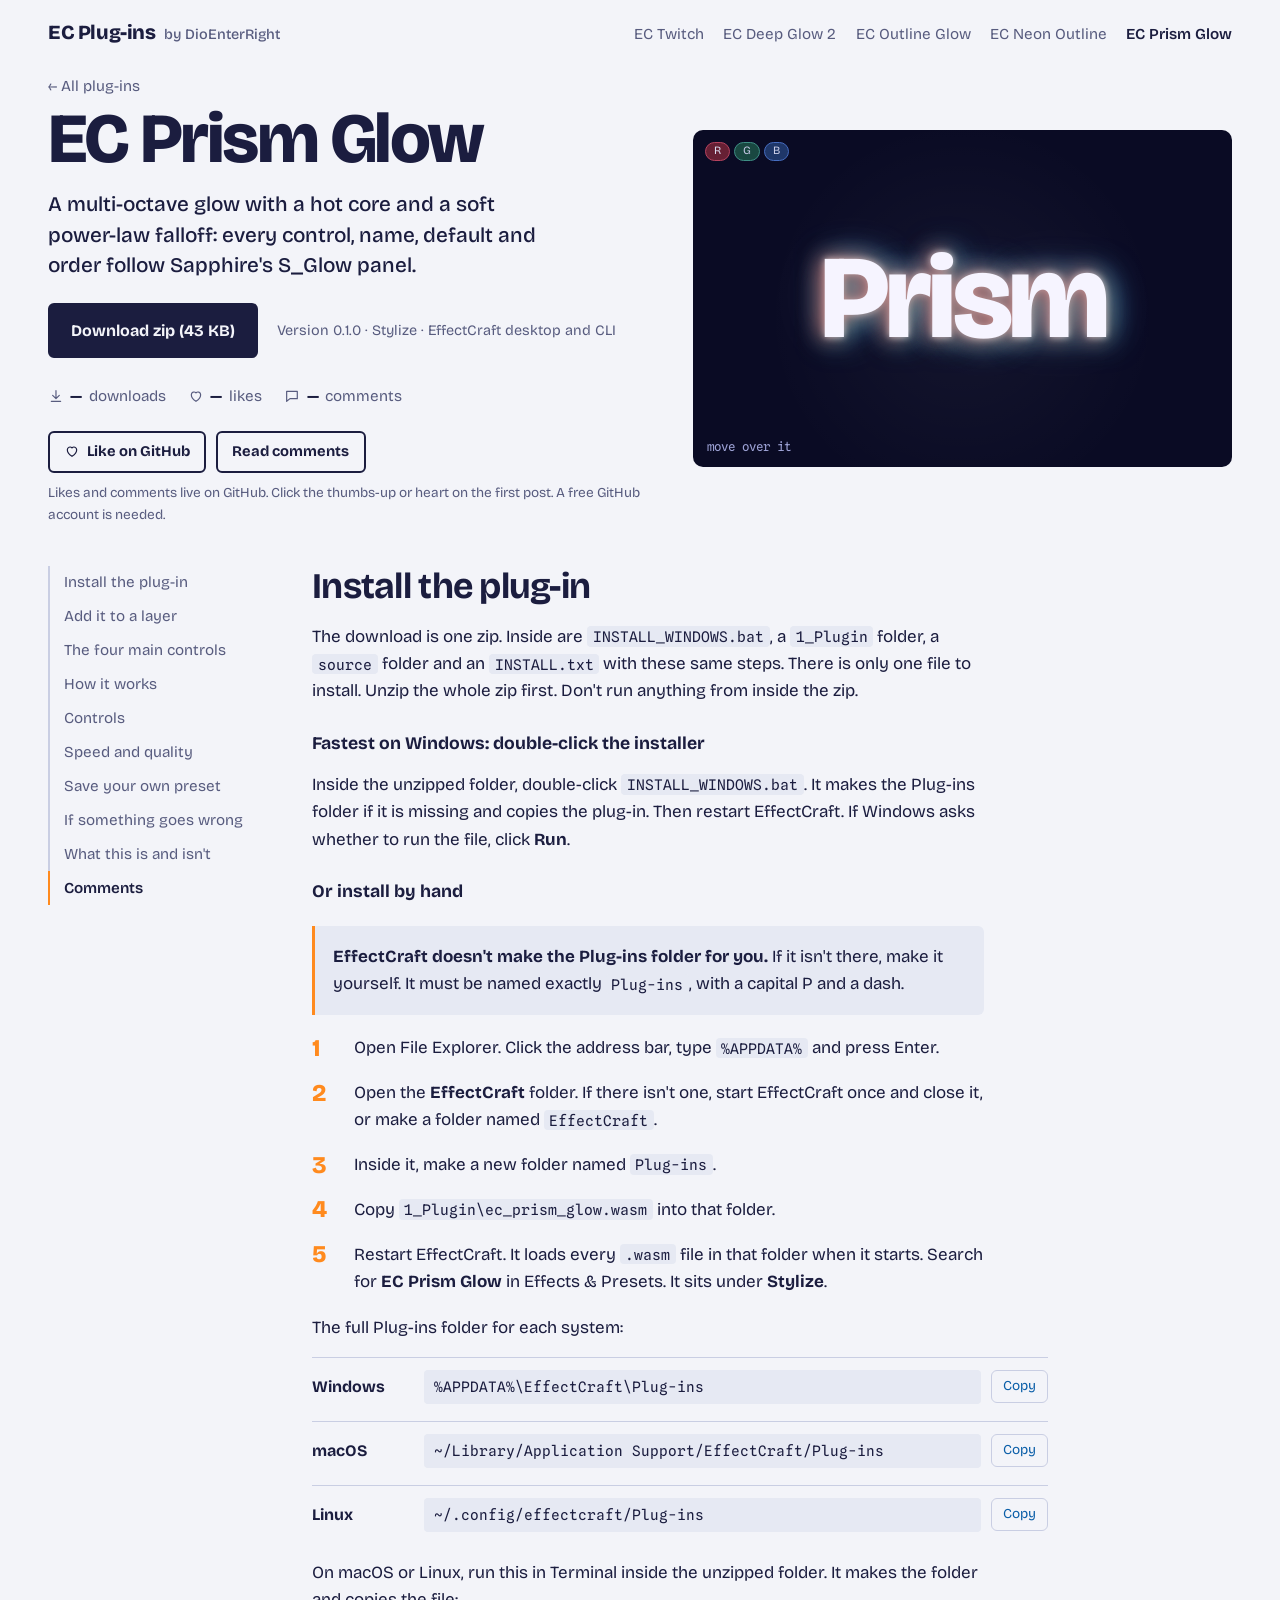
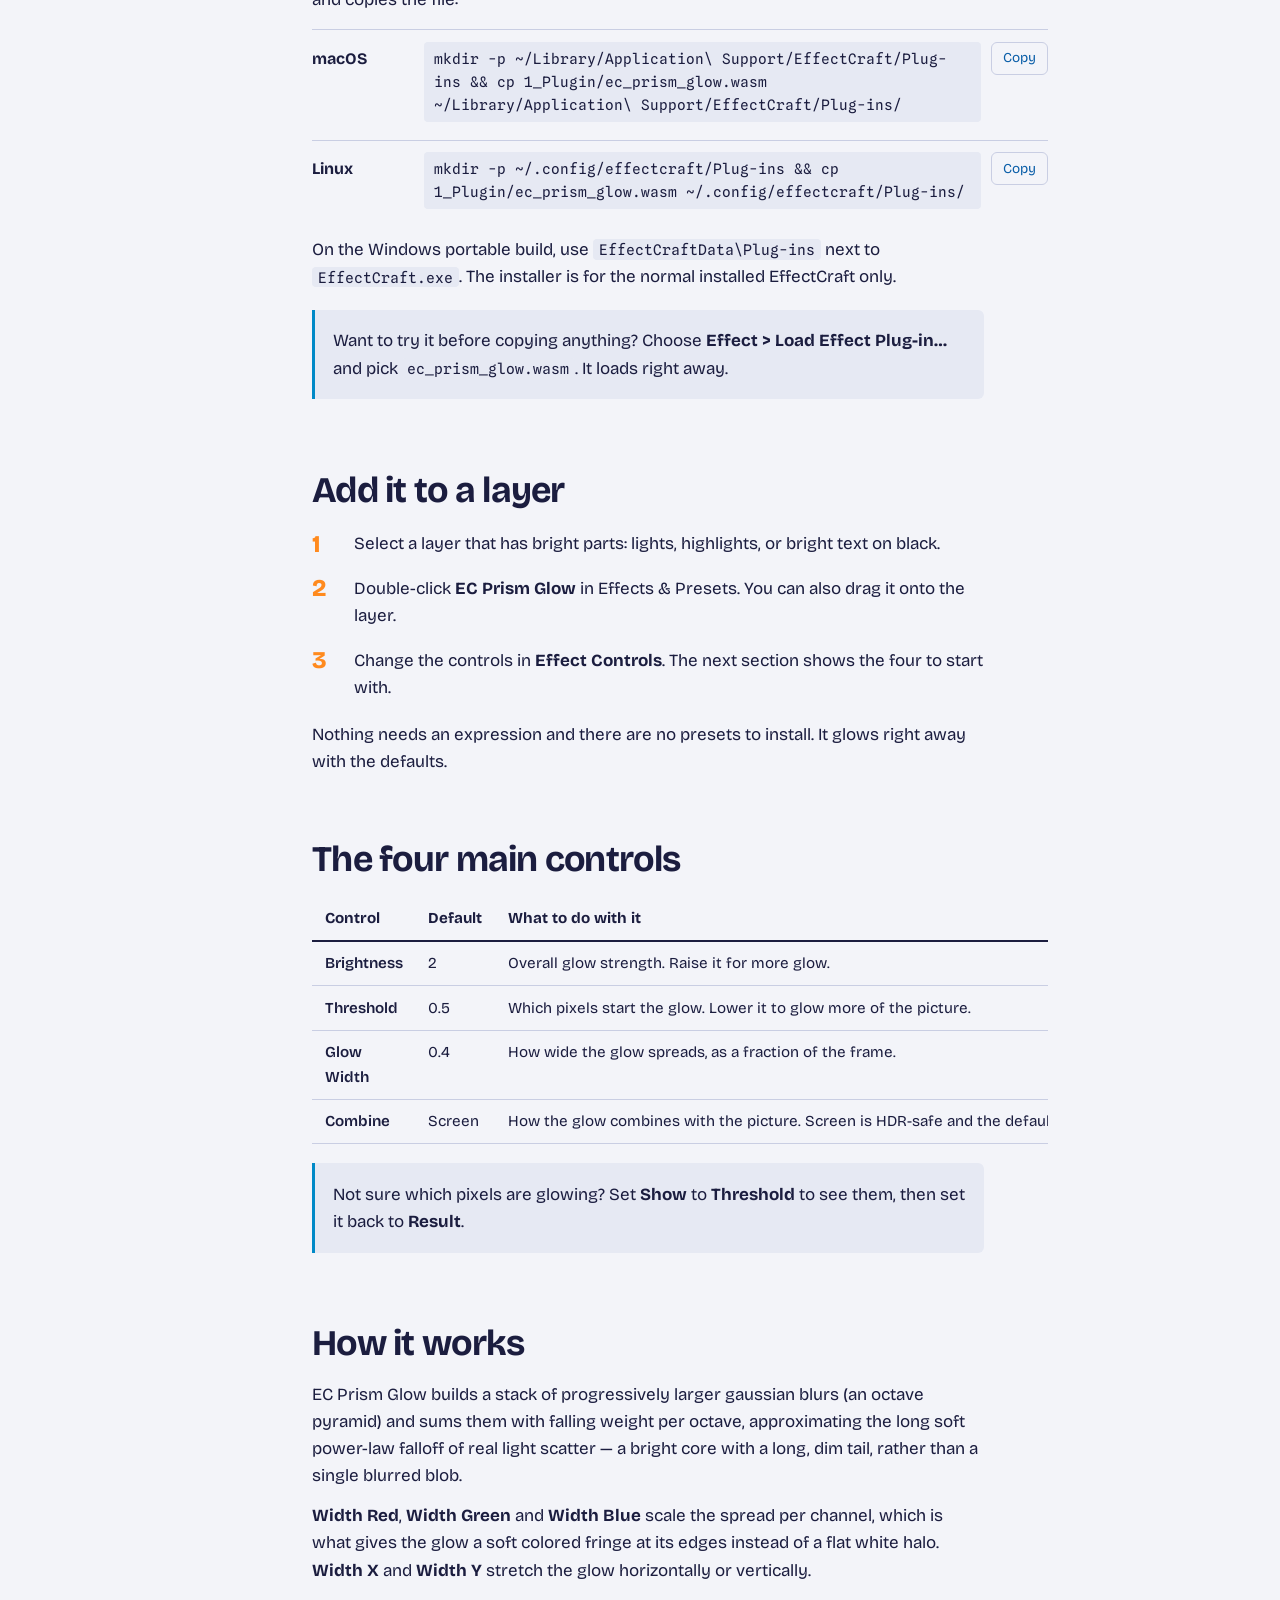
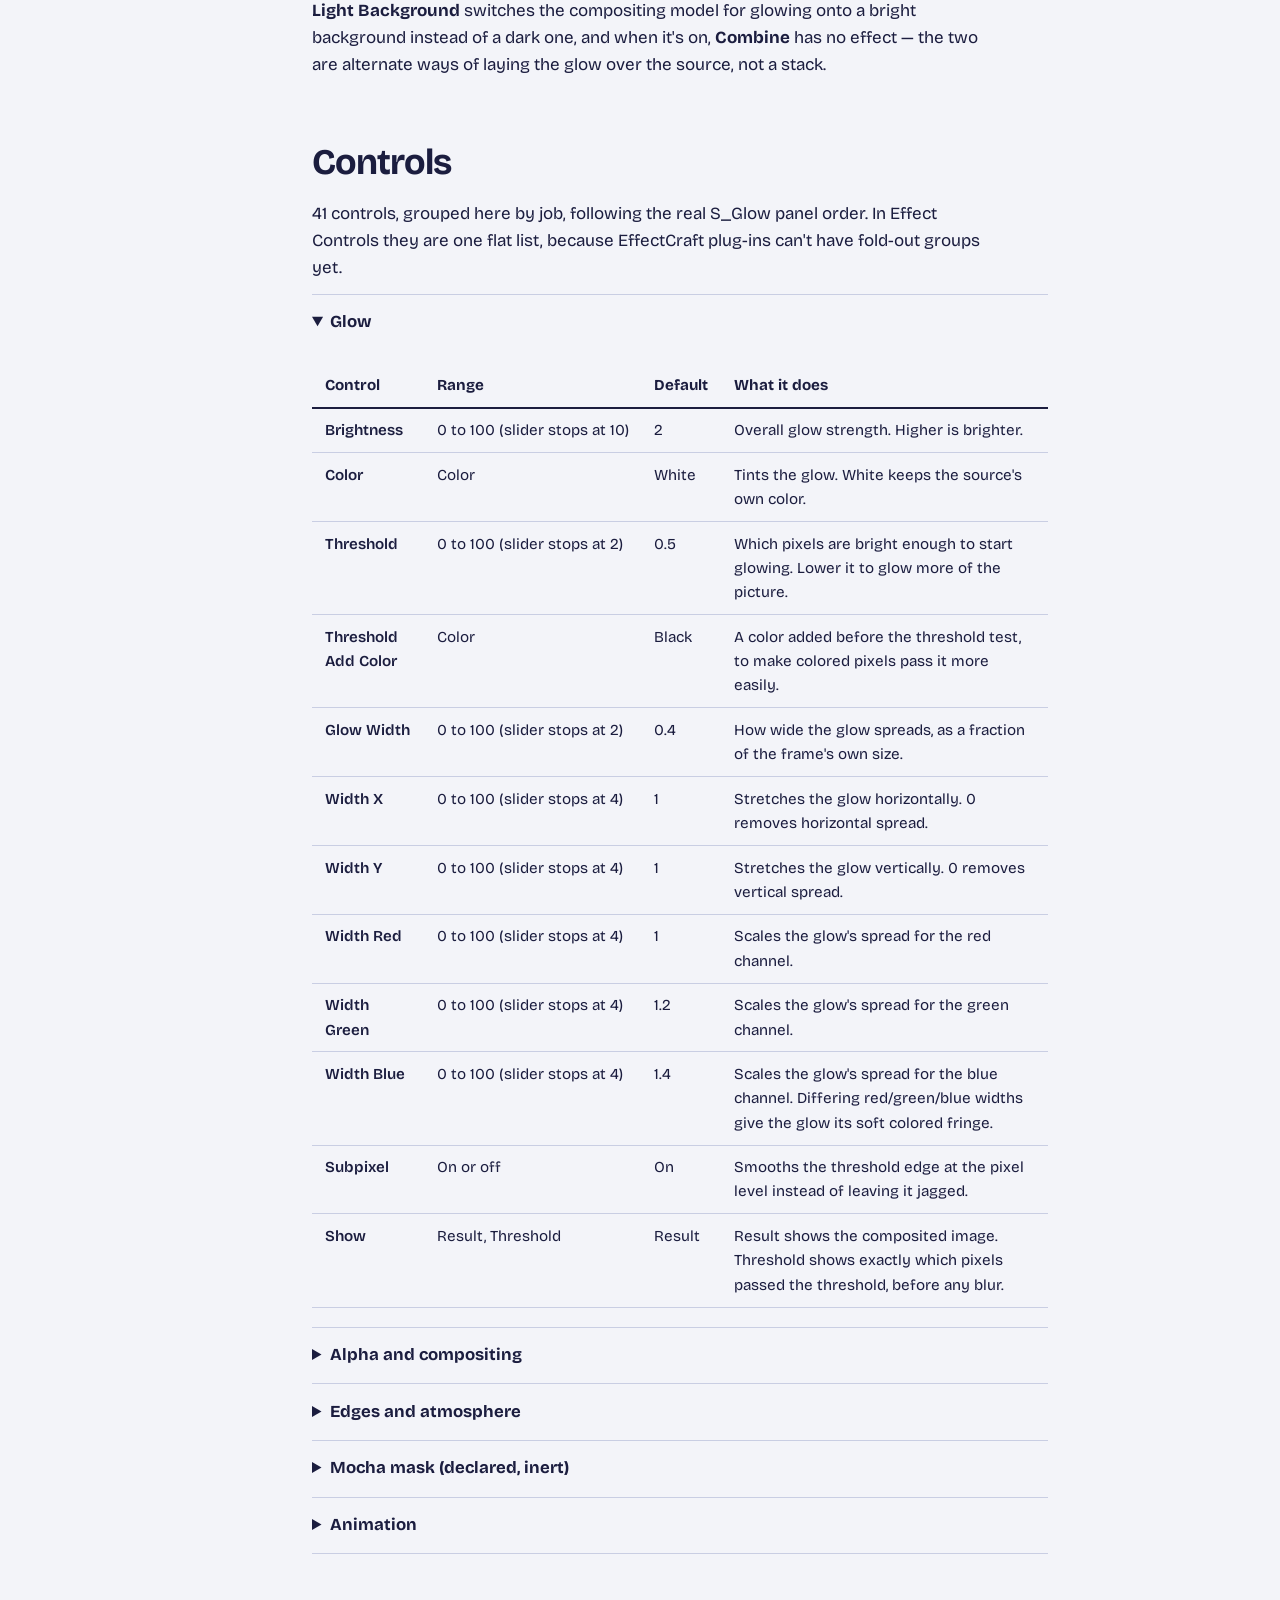
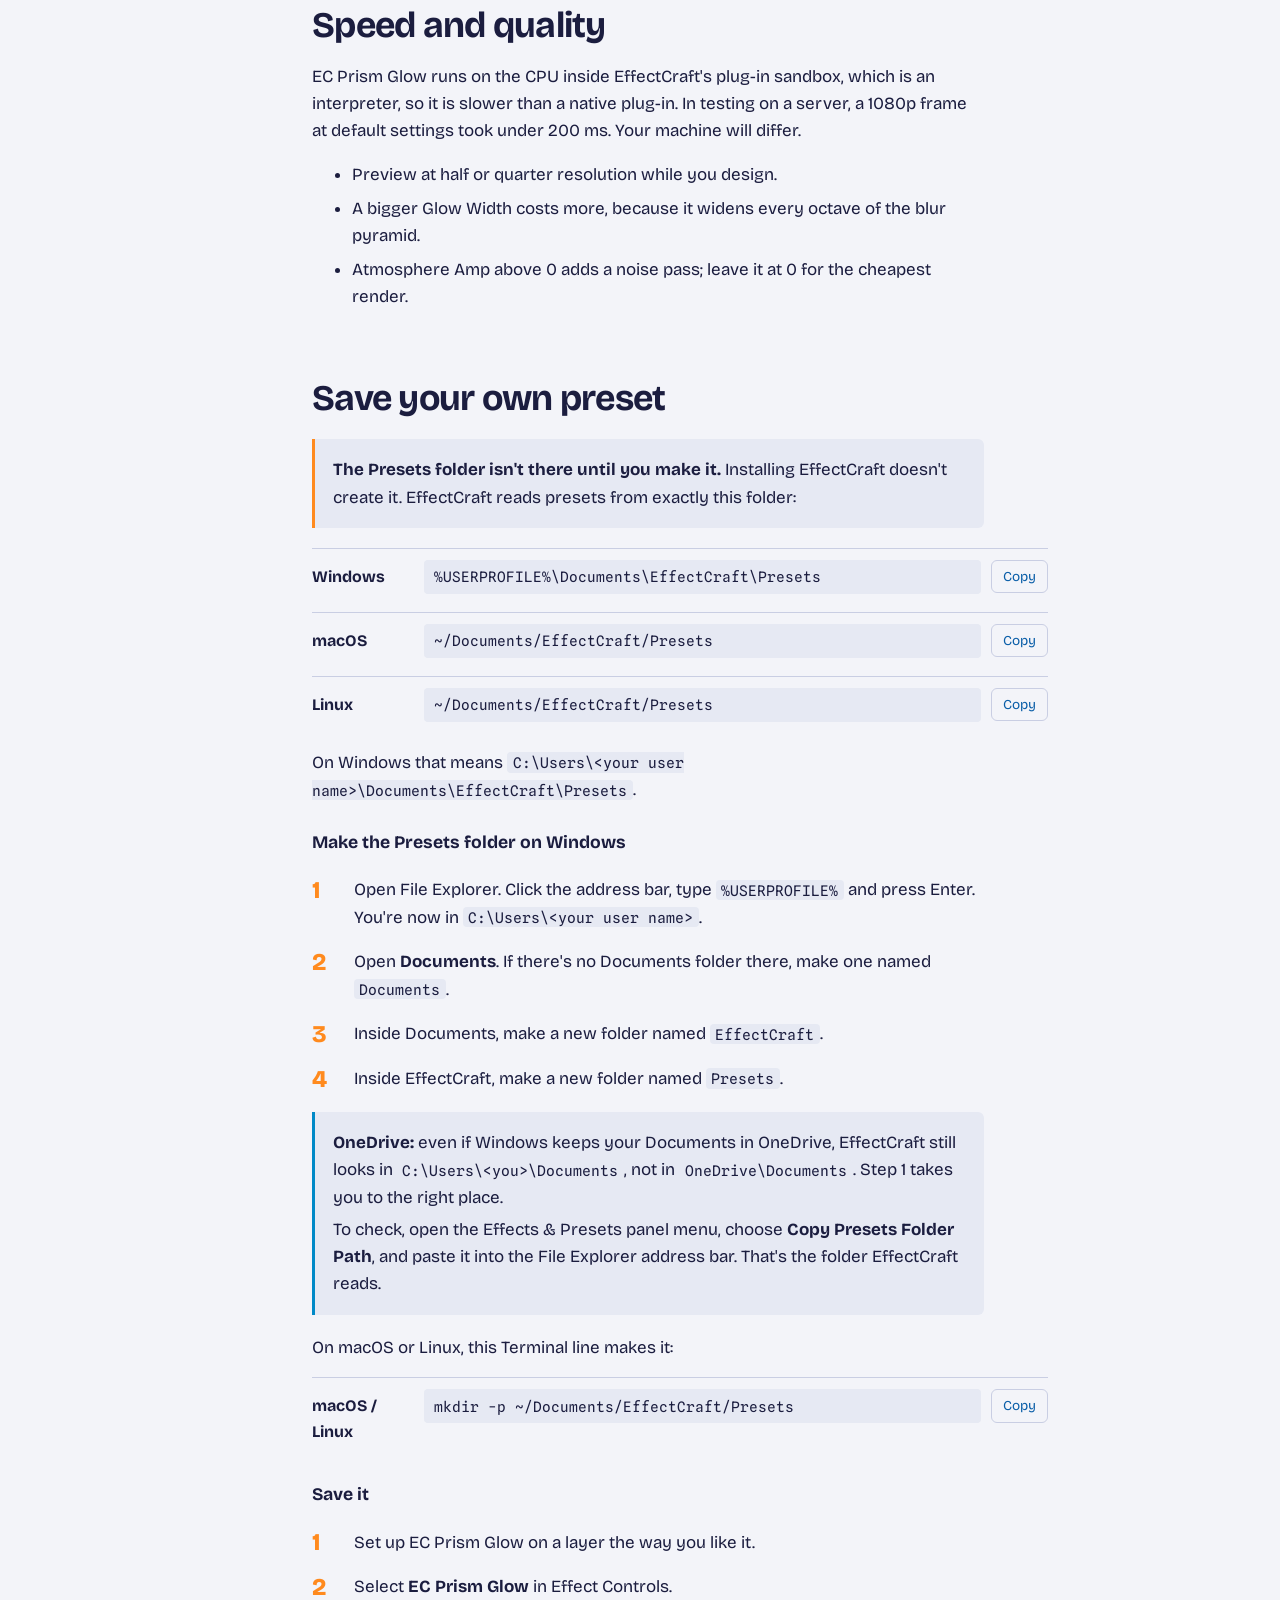
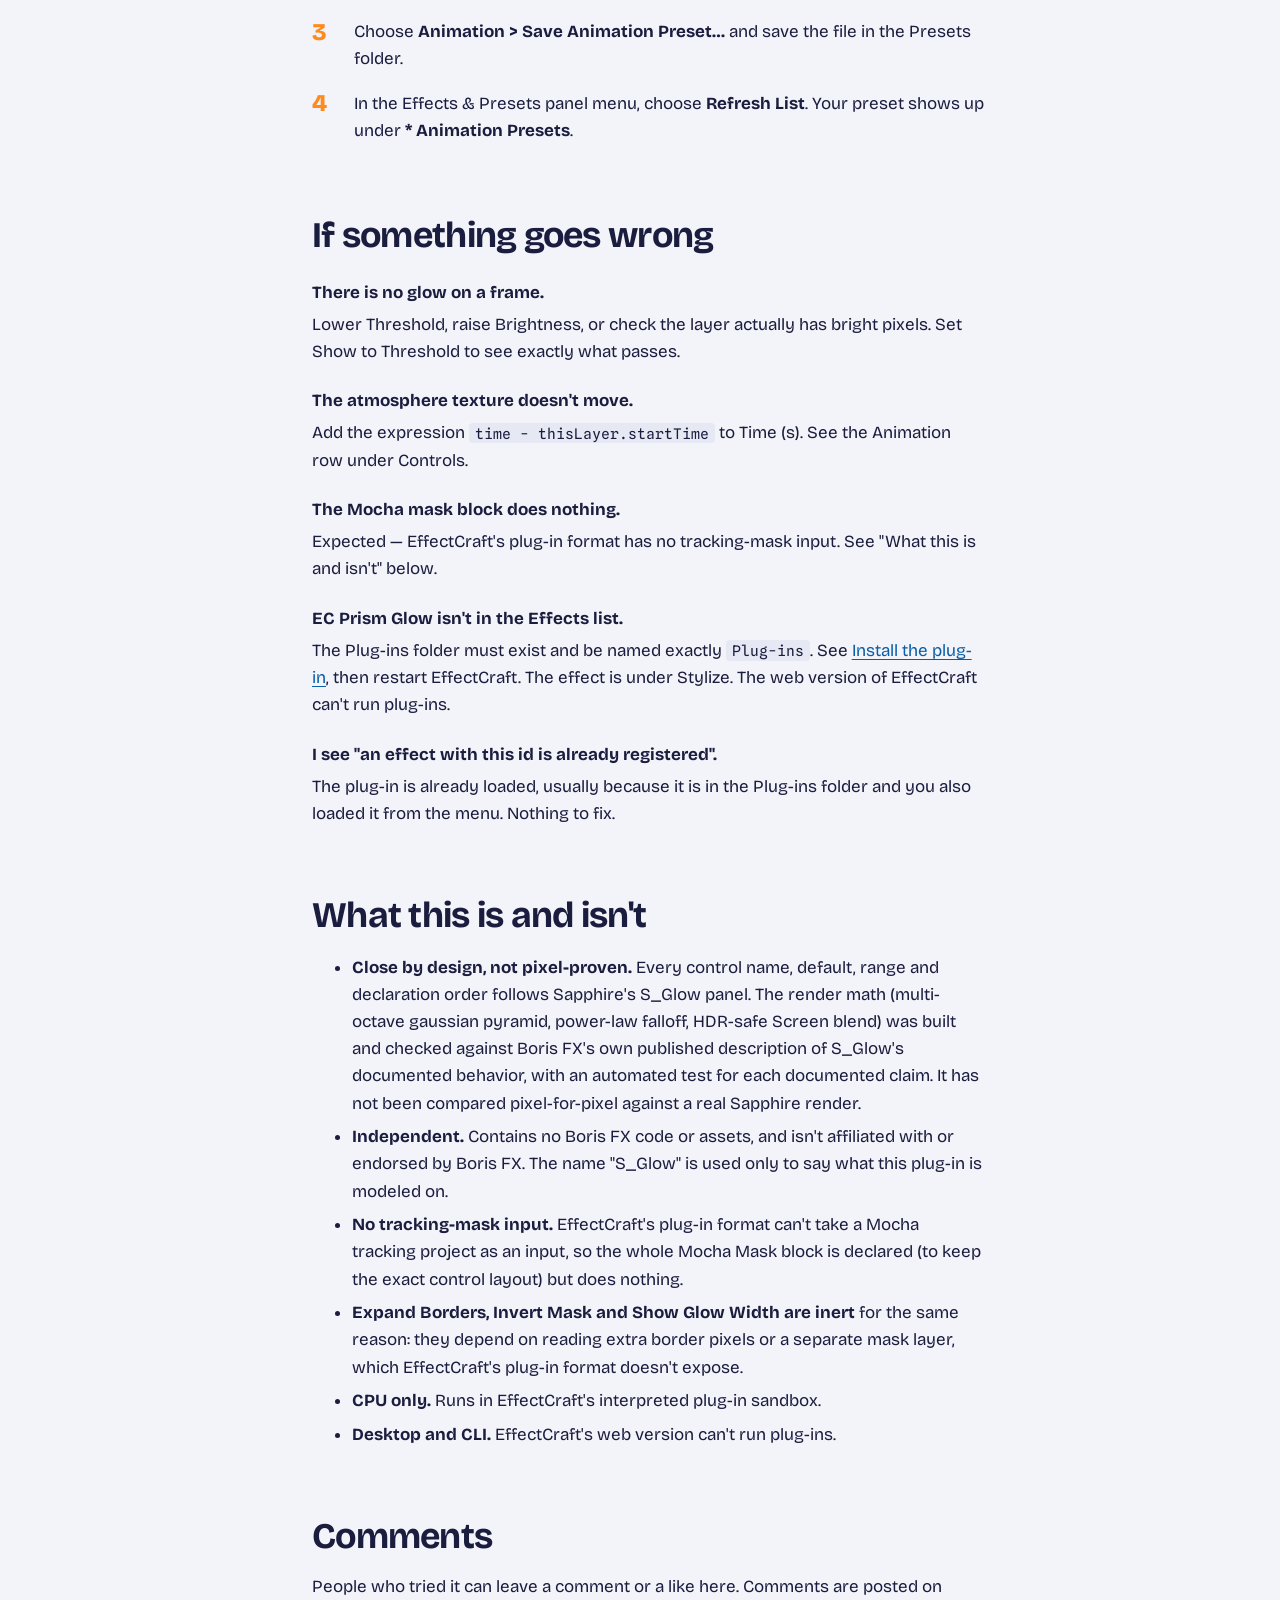
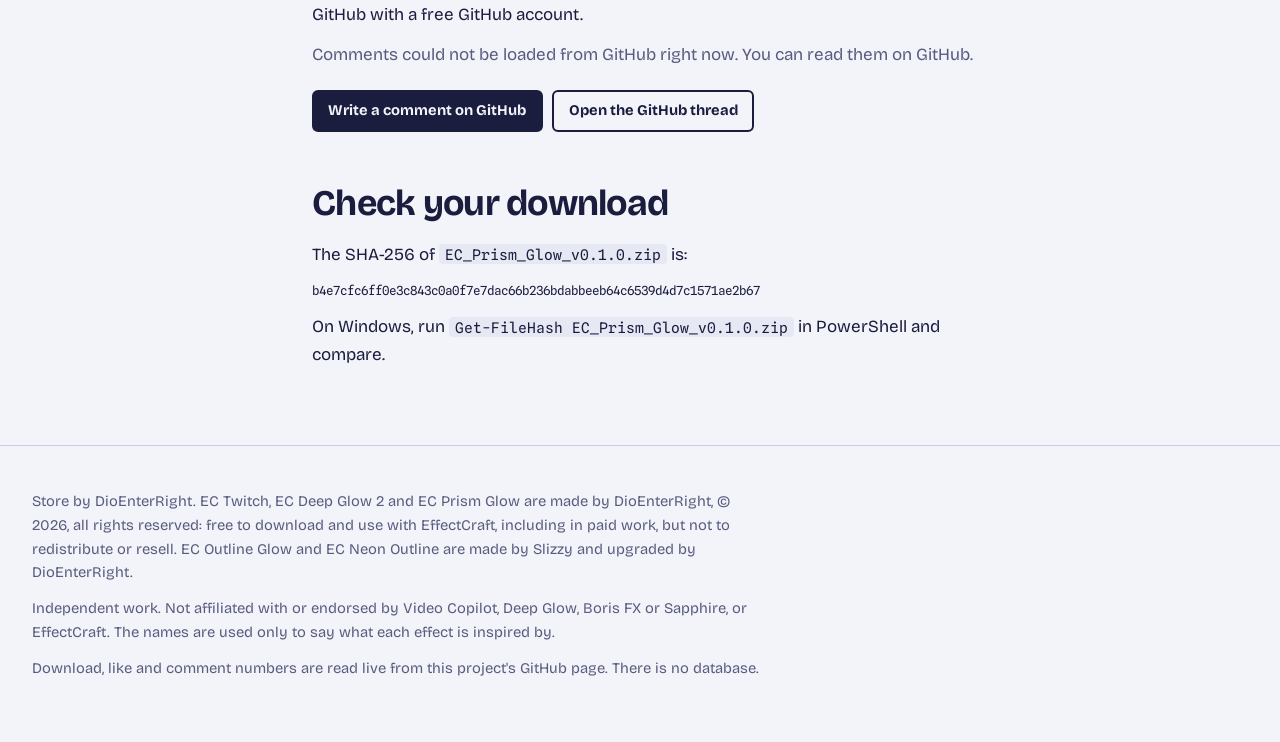
<file: prism-glow/index.html>
<!doctype html>
<html lang="en">
<head>
<meta charset="utf-8">
<meta name="viewport" content="width=device-width, initial-scale=1">
<title>EC Prism Glow for EffectCraft</title>
<meta name="description" content="EC Prism Glow is a multi-octave HDR glow for EffectCraft in the shape of Sapphire's S_Glow, with every control, name and default from the real panel.">
<meta name="color-scheme" content="light dark">
<link rel="icon" href="data:image/svg+xml,%3Csvg xmlns='http://www.w3.org/2000/svg' viewBox='0 0 32 32'%3E%3Crect width='32' height='32' rx='6' fill='%231B1D3F'/%3E%3Ccircle cx='16' cy='16' r='9' fill='%23FFB347' opacity='.35'/%3E%3Ccircle cx='16' cy='16' r='4.5' fill='%23FFF6E0'/%3E%3C/svg%3E">
<link rel="preconnect" href="https://fonts.googleapis.com">
<link rel="preconnect" href="https://fonts.gstatic.com" crossorigin>
<link rel="stylesheet" href="https://fonts.googleapis.com/css2?family=Bricolage+Grotesque:opsz,wdth,wght@12..96,75..100,400..800&family=Spline+Sans+Mono:wght@400;500&display=swap">
<link rel="stylesheet" href="../assets/store.css">
</head>
<body data-accent="pg">
<a class="skip" href="#main">Skip to the content</a>
<header class="bar">
  <a class="brand" href="../">EC Plug-ins<small>by DioEnterRight</small></a>
  <nav aria-label="Plug-ins"><a href="../twitch/">EC Twitch</a><a href="../deep-glow-2/">EC Deep Glow 2</a><a href="../outline-glow/">EC Outline Glow</a><a href="../neon-outline/">EC Neon Outline</a><a href="../prism-glow/" aria-current="page">EC Prism Glow</a></nav>
</header>
<div style="display:contents">
<header class="head">
  <div>
    <a class="back" href="../">← All plug-ins</a>
    <h1>EC Prism Glow</h1>
    <p class="pitch">A multi-octave glow with a hot core and a soft power-law falloff: every control, name, default and order follow Sapphire's S_Glow panel.</p>
    <div class="buy">
      <a class="btn" data-dl="prism-glow" href="../downloads/EC_Prism_Glow_v0.1.0.zip" download>Download zip (43 KB)</a>
      <span class="meta">Version 0.1.0 · Stylize · EffectCraft desktop and CLI</span>
    </div>
    <ul class="stats" aria-label="EC Prism Glow numbers from GitHub"><li><svg viewBox="0 0 24 24" aria-hidden="true"><path d="M12 4v11M7 11l5 5 5-5M5 20h14"/></svg><b data-stat="downloads" data-product="prism-glow">—</b> downloads</li><li><svg viewBox="0 0 24 24" aria-hidden="true"><path d="M12 20s-7-4.4-7-10a4 4 0 0 1 7-2.6A4 4 0 0 1 19 10c0 5.6-7 10-7 10z"/></svg><b data-stat="likes" data-product="prism-glow">—</b> likes</li><li><svg viewBox="0 0 24 24" aria-hidden="true"><path d="M4 5h16v11H9l-5 4z"/></svg><b data-stat="comments" data-product="prism-glow">—</b> comments</li></ul>
    <div class="likebar">
      <a class="btn ghost sm" data-like="prism-glow" href="https://github.com/DioEnterRight/ec-plugins/issues/5" target="_blank" rel="noopener"><svg width="16" height="16" style="vertical-align:-3px;margin-right:.4rem;fill:none;stroke:currentColor;stroke-width:1.8" viewBox="0 0 24 24" aria-hidden="true"><path d="M12 20s-7-4.4-7-10a4 4 0 0 1 7-2.6A4 4 0 0 1 19 10c0 5.6-7 10-7 10z"/></svg>Like on GitHub</a>
      <a class="btn ghost sm" href="#comments">Read comments</a>
      <small>Likes and comments live on GitHub. Click the thumbs-up or heart on the first post. A free GitHub account is needed.</small>
    </div>
  </div>
  <a class="stage prism" data-live="prism" href="#install" aria-label="Live preview of EC Prism Glow">
    <p class="word" aria-hidden="true"><span>Prism</span></p>
    <ul class="pills" aria-hidden="true"><li>R</li><li>G</li><li>B</li></ul>
    <p class="cap" aria-hidden="true">move over it</p>
  </a>
</header>
<div class="shell">
<nav class="rail" aria-label="On this page"><a href="#install">Install the plug-in</a><a href="#use">Add it to a layer</a><a href="#quick">The four main controls</a><a href="#how">How it works</a><a href="#controls">Controls</a><a href="#speed">Speed and quality</a><a href="#own">Save your own preset</a><a href="#trouble">If something goes wrong</a><a href="#limits">What this is and isn&#x27;t</a><a href="#comments">Comments</a></nav>
<main id="main">

<section id="install">
  <h2>Install the plug-in</h2>
  <p>The download is one zip. Inside are <code>INSTALL_WINDOWS.bat</code>, a <code>1_Plugin</code> folder, a <code>source</code> folder and an <code>INSTALL.txt</code> with these same steps. There is only one file to install. Unzip the whole zip first. Don't run anything from inside the zip.</p>
  <h3>Fastest on Windows: double-click the installer</h3>
  <p>Inside the unzipped folder, double-click <code>INSTALL_WINDOWS.bat</code>. It makes the Plug-ins folder if it is missing and copies the plug-in. Then restart EffectCraft. If Windows asks whether to run the file, click <strong>Run</strong>.</p>
  <h3>Or install by hand</h3>
  <div class="callout warn"><p><strong>EffectCraft doesn't make the Plug-ins folder for you.</strong> If it isn't there, make it yourself. It must be named exactly <code>Plug-ins</code>, with a capital P and a dash.</p></div>
  <ol class="steps">
    <li>Open File Explorer. Click the address bar, type <code>%APPDATA%</code> and press Enter.</li>
    <li>Open the <strong>EffectCraft</strong> folder. If there isn't one, start EffectCraft once and close it, or make a folder named <code>EffectCraft</code>.</li>
    <li>Inside it, make a new folder named <code>Plug-ins</code>.</li>
    <li>Copy <code>1_Plugin\ec_prism_glow.wasm</code> into that folder.</li>
    <li>Restart EffectCraft. It loads every <code>.wasm</code> file in that folder when it starts. Search for <strong>EC Prism Glow</strong> in Effects &amp; Presets. It sits under <strong>Stylize</strong>.</li>
  </ol>
  <p>The full Plug-ins folder for each system:</p>
  <div class="paths"><div class="os"><h3>Windows</h3><div class="pathrow"><code>%APPDATA%\EffectCraft\Plug-ins</code><button type="button" class="copy" data-copy="%APPDATA%\EffectCraft\Plug-ins" aria-label="Copy Windows path">Copy</button></div></div><div class="os"><h3>macOS</h3><div class="pathrow"><code>~/Library/Application Support/EffectCraft/Plug-ins</code><button type="button" class="copy" data-copy="~/Library/Application Support/EffectCraft/Plug-ins" aria-label="Copy macOS path">Copy</button></div></div><div class="os"><h3>Linux</h3><div class="pathrow"><code>~/.config/effectcraft/Plug-ins</code><button type="button" class="copy" data-copy="~/.config/effectcraft/Plug-ins" aria-label="Copy Linux path">Copy</button></div></div></div>
  <p>On macOS or Linux, run this in Terminal inside the unzipped folder. It makes the folder and copies the file:</p>
  <div class="paths"><div class="os"><h3>macOS</h3><div class="pathrow"><code>mkdir -p ~/Library/Application\ Support/EffectCraft/Plug-ins &amp;&amp; cp 1_Plugin/ec_prism_glow.wasm ~/Library/Application\ Support/EffectCraft/Plug-ins/</code><button type="button" class="copy" data-copy="mkdir -p ~/Library/Application\ Support/EffectCraft/Plug-ins &amp;&amp; cp 1_Plugin/ec_prism_glow.wasm ~/Library/Application\ Support/EffectCraft/Plug-ins/" aria-label="Copy the macOS command">Copy</button></div></div><div class="os"><h3>Linux</h3><div class="pathrow"><code>mkdir -p ~/.config/effectcraft/Plug-ins &amp;&amp; cp 1_Plugin/ec_prism_glow.wasm ~/.config/effectcraft/Plug-ins/</code><button type="button" class="copy" data-copy="mkdir -p ~/.config/effectcraft/Plug-ins &amp;&amp; cp 1_Plugin/ec_prism_glow.wasm ~/.config/effectcraft/Plug-ins/" aria-label="Copy the Linux command">Copy</button></div></div></div>
  <p>On the Windows portable build, use <code>EffectCraftData\Plug-ins</code> next to <code>EffectCraft.exe</code>. The installer is for the normal installed EffectCraft only.</p>
  <div class="callout"><p>Want to try it before copying anything? Choose <strong>Effect &gt; Load Effect Plug-in…</strong> and pick <code>ec_prism_glow.wasm</code>. It loads right away.</p></div>
</section>

<section id="use">
  <h2>Add it to a layer</h2>
  <ol class="steps">
    <li>Select a layer that has bright parts: lights, highlights, or bright text on black.</li>
    <li>Double-click <strong>EC Prism Glow</strong> in Effects &amp; Presets. You can also drag it onto the layer.</li>
    <li>Change the controls in <strong>Effect Controls</strong>. The next section shows the four to start with.</li>
  </ol>
  <p>Nothing needs an expression and there are no presets to install. It glows right away with the defaults.</p>
</section>

<section id="quick">
  <h2>The four main controls</h2>
  <div class="scroll"><table class="ref">
    <thead><tr><th scope="col">Control</th><th scope="col">Default</th><th scope="col">What to do with it</th></tr></thead>
    <tbody>
      <tr><th scope="row">Brightness</th><td>2</td><td>Overall glow strength. Raise it for more glow.</td></tr>
      <tr><th scope="row">Threshold</th><td>0.5</td><td>Which pixels start the glow. Lower it to glow more of the picture.</td></tr>
      <tr><th scope="row">Glow Width</th><td>0.4</td><td>How wide the glow spreads, as a fraction of the frame.</td></tr>
      <tr><th scope="row">Combine</th><td>Screen</td><td>How the glow combines with the picture. Screen is HDR-safe and the default.</td></tr>
    </tbody>
  </table></div>
  <div class="callout"><p>Not sure which pixels are glowing? Set <strong>Show</strong> to <strong>Threshold</strong> to see them, then set it back to <strong>Result</strong>.</p></div>
</section>

<section id="how">
  <h2>How it works</h2>
  <p>EC Prism Glow builds a stack of progressively larger gaussian blurs (an octave pyramid) and sums them with falling weight per octave, approximating the long soft power-law falloff of real light scatter — a bright core with a long, dim tail, rather than a single blurred blob.</p>
  <p><strong>Width Red</strong>, <strong>Width Green</strong> and <strong>Width Blue</strong> scale the spread per channel, which is what gives the glow a soft colored fringe at its edges instead of a flat white halo. <strong>Width X</strong> and <strong>Width Y</strong> stretch the glow horizontally or vertically.</p>
  <p><strong>Light Background</strong> switches the compositing model for glowing onto a bright background instead of a dark one, and when it's on, <strong>Combine</strong> has no effect — the two are alternate ways of laying the glow over the source, not a stack.</p>
</section>

<section id="controls">
  <h2>Controls</h2>
  <p>41 controls, grouped here by job, following the real S_Glow panel order. In Effect Controls they are one flat list, because EffectCraft plug-ins can't have fold-out groups yet.</p>

  <details open><summary>Glow</summary><div class="scroll"><table class="ref"><thead><tr><th scope="col">Control</th><th scope="col">Range</th><th scope="col">Default</th><th scope="col">What it does</th></tr></thead><tbody>
<tr><th scope="row">Brightness</th><td>0 to 100 (slider stops at 10)</td><td>2</td><td>Overall glow strength. Higher is brighter.</td></tr>
<tr><th scope="row">Color</th><td>Color</td><td>White</td><td>Tints the glow. White keeps the source's own color.</td></tr>
<tr><th scope="row">Threshold</th><td>0 to 100 (slider stops at 2)</td><td>0.5</td><td>Which pixels are bright enough to start glowing. Lower it to glow more of the picture.</td></tr>
<tr><th scope="row">Threshold Add Color</th><td>Color</td><td>Black</td><td>A color added before the threshold test, to make colored pixels pass it more easily.</td></tr>
<tr><th scope="row">Glow Width</th><td>0 to 100 (slider stops at 2)</td><td>0.4</td><td>How wide the glow spreads, as a fraction of the frame's own size.</td></tr>
<tr><th scope="row">Width X</th><td>0 to 100 (slider stops at 4)</td><td>1</td><td>Stretches the glow horizontally. 0 removes horizontal spread.</td></tr>
<tr><th scope="row">Width Y</th><td>0 to 100 (slider stops at 4)</td><td>1</td><td>Stretches the glow vertically. 0 removes vertical spread.</td></tr>
<tr><th scope="row">Width Red</th><td>0 to 100 (slider stops at 4)</td><td>1</td><td>Scales the glow's spread for the red channel.</td></tr>
<tr><th scope="row">Width Green</th><td>0 to 100 (slider stops at 4)</td><td>1.2</td><td>Scales the glow's spread for the green channel.</td></tr>
<tr><th scope="row">Width Blue</th><td>0 to 100 (slider stops at 4)</td><td>1.4</td><td>Scales the glow's spread for the blue channel. Differing red/green/blue widths give the glow its soft colored fringe.</td></tr>
<tr><th scope="row">Subpixel</th><td>On or off</td><td>On</td><td>Smooths the threshold edge at the pixel level instead of leaving it jagged.</td></tr>
<tr><th scope="row">Show</th><td>Result, Threshold</td><td>Result</td><td>Result shows the composited image. Threshold shows exactly which pixels passed the threshold, before any blur.</td></tr>
</tbody></table></div></details>

<details><summary>Alpha and compositing</summary><div class="scroll"><table class="ref"><thead><tr><th scope="col">Control</th><th scope="col">Range</th><th scope="col">Default</th><th scope="col">What it does</th></tr></thead><tbody>
<tr><th scope="row">Affect Alpha</th><td>0 to 100 (slider stops at 1)</td><td>0</td><td>How much the glow adds to the layer's transparency. 0 keeps the original alpha.</td></tr>
<tr><th scope="row">Glow From Alpha</th><td>0 to 1</td><td>0</td><td>Generates glow from the layer's own alpha edge instead of its brightness.</td></tr>
<tr><th scope="row">Glow Under Source</th><td>0 to 1</td><td>0</td><td>Puts the glow behind the original layer instead of on top of it.</td></tr>
<tr><th scope="row">Light Background</th><td>0 to 1</td><td>0</td><td>Switches to a compositing model built for a bright background. When this is on, Combine has no effect.</td></tr>
<tr><th scope="row">Source Opacity</th><td>0 to 1</td><td>1</td><td>How visible the original picture is under the glow.</td></tr>
<tr><th scope="row">Combine</th><td>Mult, Add, Screen, Difference, Overlay</td><td>Screen</td><td>How the glow combines with the picture. Screen is HDR-safe and the default. Has no effect if Light Background is on.</td></tr>
</tbody></table></div></details>

<details><summary>Edges and atmosphere</summary><div class="scroll"><table class="ref"><thead><tr><th scope="col">Control</th><th scope="col">Range</th><th scope="col">Default</th><th scope="col">What it does</th></tr></thead><tbody>
<tr><th scope="row">Edge Mode</th><td>Transparent, Reflect</td><td>Reflect</td><td>How the blur treats the edge of the frame. Reflect mirrors pixels back in so the glow doesn't fade at the border; Transparent treats outside the frame as empty.</td></tr>
<tr><th scope="row">Bg Brightness</th><td>0 to 100 (slider stops at 4)</td><td>1</td><td>Brightness multiplier applied to the background before compositing, used with Light Background.</td></tr>
<tr><th scope="row">Expand Borders</th><td>On or off</td><td>Off</td><td>Declared for layout only — see "What this is and isn't" below.</td></tr>
<tr><th scope="row">Invert Mask</th><td>On or off</td><td>Off</td><td>Declared for layout only — see "What this is and isn't" below.</td></tr>
<tr><th scope="row">Atmosphere Amp</th><td>0 to 100 (slider stops at 2)</td><td>0</td><td>Adds a drifting noise texture into the glow, like atmospheric haze. 0 is off.</td></tr>
<tr><th scope="row">Atmosphere Freq</th><td>0.1 to 20 (slider stops at 10)</td><td>1</td><td>Size of the atmosphere noise pattern. Higher is finer-grained.</td></tr>
<tr><th scope="row">Atmosphere Detail</th><td>0 to 1</td><td>0.6</td><td>How many noise octaves build the atmosphere texture. Higher is more detailed.</td></tr>
<tr><th scope="row">Atmosphere Seed</th><td>0 to 1000 (slider stops at 10)</td><td>0.123</td><td>Changes the atmosphere's random pattern.</td></tr>
<tr><th scope="row">Atmosphere Speed</th><td>-100 to 100 (slider stops at -10 to 10)</td><td>1</td><td>How fast the atmosphere drifts over time. Needs the Time (s) expression below to move.</td></tr>
<tr><th scope="row">Show Glow Width</th><td>On or off</td><td>On</td><td>Declared for layout only — see "What this is and isn't" below.</td></tr>
</tbody></table></div></details>

<details><summary>Mocha mask (declared, inert)</summary><p class="note">EffectCraft's plug-in format has no tracking-mask input, so this whole block is declared for layout compatibility but does nothing while <code>Mocha Project</code> is 0 (the default). Leave it alone.</p><div class="scroll"><table class="ref"><thead><tr><th scope="col">Control</th><th scope="col">Range</th><th scope="col">Default</th><th scope="col">What it does</th></tr></thead><tbody>
<tr><th scope="row">Mocha Project</th><td>0 to 1000 (slider stops at 16)</td><td>0</td><td>Inert. Would pick a Mocha tracking project if EffectCraft supported layer mask inputs.</td></tr>
<tr><th scope="row">Blur Mocha</th><td>0 to 100 (slider stops at 20)</td><td>0</td><td>Inert.</td></tr>
<tr><th scope="row">Mocha Opacity</th><td>0 to 1</td><td>1</td><td>Inert.</td></tr>
<tr><th scope="row">Invert Mocha</th><td>On or off</td><td>Off</td><td>Inert.</td></tr>
<tr><th scope="row">Resize Mocha</th><td>0 to 2</td><td>1</td><td>Inert.</td></tr>
<tr><th scope="row">Resize Rel X</th><td>0 to 2</td><td>1</td><td>Inert.</td></tr>
<tr><th scope="row">Resize Rel Y</th><td>0 to 2</td><td>1</td><td>Inert.</td></tr>
<tr><th scope="row">Shift Mocha: X &amp; Y</th><td>A point on the layer</td><td>Center</td><td>Inert.</td></tr>
<tr><th scope="row">Dilate Mocha</th><td>-100 to 100 (slider stops at -20 to 20)</td><td>0</td><td>Inert.</td></tr>
<tr><th scope="row">Dilation Quality</th><td>Fast, High</td><td>Fast</td><td>Inert.</td></tr>
<tr><th scope="row">Bypass Mocha</th><td>On or off</td><td>Off</td><td>Inert.</td></tr>
<tr><th scope="row">Show Mocha Only</th><td>On or off</td><td>Off</td><td>Inert.</td></tr>
<tr><th scope="row">Combine Masks</th><td>Union, Intersect, Mocha Only</td><td>Union</td><td>Inert.</td></tr>
</tbody></table></div></details>

<details><summary>Animation</summary><div class="scroll"><table class="ref"><thead><tr><th scope="col">Control</th><th scope="col">Range</th><th scope="col">Default</th><th scope="col">What it does</th></tr></thead><tbody>
<tr><th scope="row">Time (s)</th><td>Any number</td><td>0</td><td>The clock for Atmosphere Speed. Add the expression <code>time - thisLayer.startTime</code> so atmosphere drift moves. Added at the end of the panel; not part of the original S_Glow controls.</td></tr>
</tbody></table></div></details>
</section>

<section id="speed">
  <h2>Speed and quality</h2>
  <p>EC Prism Glow runs on the CPU inside EffectCraft's plug-in sandbox, which is an interpreter, so it is slower than a native plug-in. In testing on a server, a 1080p frame at default settings took under 200 ms. Your machine will differ.</p>
  <ul>
    <li>Preview at half or quarter resolution while you design.</li>
    <li>A bigger Glow Width costs more, because it widens every octave of the blur pyramid.</li>
    <li>Atmosphere Amp above 0 adds a noise pass; leave it at 0 for the cheapest render.</li>
  </ul>
</section>

<section id="own">
  <h2>Save your own preset</h2>
  <div class="callout warn"><p><strong>The Presets folder isn't there until you make it.</strong> Installing EffectCraft doesn't create it. EffectCraft reads presets from exactly this folder:</p></div>
  <div class="paths"><div class="os"><h3>Windows</h3><div class="pathrow"><code>%USERPROFILE%\Documents\EffectCraft\Presets</code><button type="button" class="copy" data-copy="%USERPROFILE%\Documents\EffectCraft\Presets" aria-label="Copy Windows path">Copy</button></div></div><div class="os"><h3>macOS</h3><div class="pathrow"><code>~/Documents/EffectCraft/Presets</code><button type="button" class="copy" data-copy="~/Documents/EffectCraft/Presets" aria-label="Copy macOS path">Copy</button></div></div><div class="os"><h3>Linux</h3><div class="pathrow"><code>~/Documents/EffectCraft/Presets</code><button type="button" class="copy" data-copy="~/Documents/EffectCraft/Presets" aria-label="Copy Linux path">Copy</button></div></div></div>
  <p>On Windows that means <code>C:\Users\&lt;your user name&gt;\Documents\EffectCraft\Presets</code>.</p>
  <h3>Make the Presets folder on Windows</h3>
  <ol class="steps">
    <li>Open File Explorer. Click the address bar, type <code>%USERPROFILE%</code> and press Enter. You're now in <code>C:\Users\&lt;your user name&gt;</code>.</li>
    <li>Open <strong>Documents</strong>. If there's no Documents folder there, make one named <code>Documents</code>.</li>
    <li>Inside Documents, make a new folder named <code>EffectCraft</code>.</li>
    <li>Inside EffectCraft, make a new folder named <code>Presets</code>.</li>
  </ol>
  <div class="callout"><p><strong>OneDrive:</strong> even if Windows keeps your Documents in OneDrive, EffectCraft still looks in <code>C:\Users\&lt;you&gt;\Documents</code>, not in <code>OneDrive\Documents</code>. Step 1 takes you to the right place.</p><p>To check, open the Effects &amp; Presets panel menu, choose <strong>Copy Presets Folder Path</strong>, and paste it into the File Explorer address bar. That's the folder EffectCraft reads.</p></div>
  <p>On macOS or Linux, this Terminal line makes it:</p>
  <div class="paths"><div class="os"><h3>macOS / Linux</h3><div class="pathrow"><code>mkdir -p ~/Documents/EffectCraft/Presets</code><button type="button" class="copy" data-copy="mkdir -p ~/Documents/EffectCraft/Presets" aria-label="Copy the macOS / Linux command">Copy</button></div></div></div>
  <h3>Save it</h3>
  <ol class="steps">
    <li>Set up EC Prism Glow on a layer the way you like it.</li>
    <li>Select <strong>EC Prism Glow</strong> in Effect Controls.</li>
    <li>Choose <strong>Animation &gt; Save Animation Preset…</strong> and save the file in the Presets folder.</li>
    <li>In the Effects &amp; Presets panel menu, choose <strong>Refresh List</strong>. Your preset shows up under <strong>* Animation Presets</strong>.</li>
  </ol>
</section>

<section id="trouble">
  <h2>If something goes wrong</h2>
  <dl class="faq-list">
    <dt>There is no glow on a frame.</dt>
    <dd>Lower Threshold, raise Brightness, or check the layer actually has bright pixels. Set Show to Threshold to see exactly what passes.</dd>
    <dt>The atmosphere texture doesn't move.</dt>
    <dd>Add the expression <code>time - thisLayer.startTime</code> to Time (s). See the Animation row under Controls.</dd>
    <dt>The Mocha mask block does nothing.</dt>
    <dd>Expected — EffectCraft's plug-in format has no tracking-mask input. See "What this is and isn't" below.</dd>
    <dt>EC Prism Glow isn't in the Effects list.</dt>
    <dd>The Plug-ins folder must exist and be named exactly <code>Plug-ins</code>. See <a href="#install">Install the plug-in</a>, then restart EffectCraft. The effect is under Stylize. The web version of EffectCraft can't run plug-ins.</dd>
    <dt>I see "an effect with this id is already registered".</dt>
    <dd>The plug-in is already loaded, usually because it is in the Plug-ins folder and you also loaded it from the menu. Nothing to fix.</dd>
  </dl>
</section>

<section id="limits">
  <h2>What this is and isn't</h2>
  <ul>
    <li><strong>Close by design, not pixel-proven.</strong> Every control name, default, range and declaration order follows Sapphire's S_Glow panel. The render math (multi-octave gaussian pyramid, power-law falloff, HDR-safe Screen blend) was built and checked against Boris FX's own published description of S_Glow's documented behavior, with an automated test for each documented claim. It has not been compared pixel-for-pixel against a real Sapphire render.</li>
    <li><strong>Independent.</strong> Contains no Boris FX code or assets, and isn't affiliated with or endorsed by Boris FX. The name "S_Glow" is used only to say what this plug-in is modeled on.</li>
    <li><strong>No tracking-mask input.</strong> EffectCraft's plug-in format can't take a Mocha tracking project as an input, so the whole Mocha Mask block is declared (to keep the exact control layout) but does nothing.</li>
    <li><strong>Expand Borders, Invert Mask and Show Glow Width are inert</strong> for the same reason: they depend on reading extra border pixels or a separate mask layer, which EffectCraft's plug-in format doesn't expose.</li>
    <li><strong>CPU only.</strong> Runs in EffectCraft's interpreted plug-in sandbox.</li>
    <li><strong>Desktop and CLI.</strong> EffectCraft's web version can't run plug-ins.</li>
  </ul>
</section>

<section id="comments">
  <h2>Comments</h2>
  <p>People who tried it can leave a comment or a like here. Comments are posted on GitHub with a free GitHub account.</p>
  <p class="cstate" id="cstate" role="status">Loading comments…</p>
  <ul class="clist" id="clist" data-product="prism-glow"></ul>
  <div id="utter" data-product="prism-glow"></div>
  <div class="cbtns">
    <a class="btn sm" data-comment-link="prism-glow" href="https://github.com/DioEnterRight/ec-plugins/issues/5" target="_blank" rel="noopener">Write a comment on GitHub</a>
    <a class="btn ghost sm" data-thread="prism-glow" href="https://github.com/DioEnterRight/ec-plugins/issues/5" target="_blank" rel="noopener">Open the GitHub thread</a>
  </div>
</section>
<section id="verify">
  <h2>Check your download</h2>
  <p>The SHA-256 of <code>EC_Prism_Glow_v0.1.0.zip</code> is:</p>
  <p class="sha">b4e7cfc6ff0e3c843c0a0f7e7dac66b236bdabbeeb64c6539d4d7c1571ae2b67</p>
  <p>On Windows, run <code>Get-FileHash EC_Prism_Glow_v0.1.0.zip</code> in PowerShell and compare.</p>
</section>

</main>
</div>
</div>
<footer>
  <div class="in">
    <p>Store by DioEnterRight. EC Twitch, EC Deep Glow 2 and EC Prism Glow are made by DioEnterRight, © 2026, all rights reserved: free to download and use with EffectCraft, including in paid work, but not to redistribute or resell. EC Outline Glow and EC Neon Outline are made by Slizzy and upgraded by DioEnterRight.</p>
    <p>Independent work. Not affiliated with or endorsed by Video Copilot, Deep Glow, Boris FX or Sapphire, or EffectCraft. The names are used only to say what each effect is inspired by.</p>
    <p>Download, like and comment numbers are read live from this project's GitHub page. There is no database.</p>
  </div>
</footer>
<script src="../assets/config.js"></script>
<script src="../assets/store.js"></script>
</body>
</html>
</file>
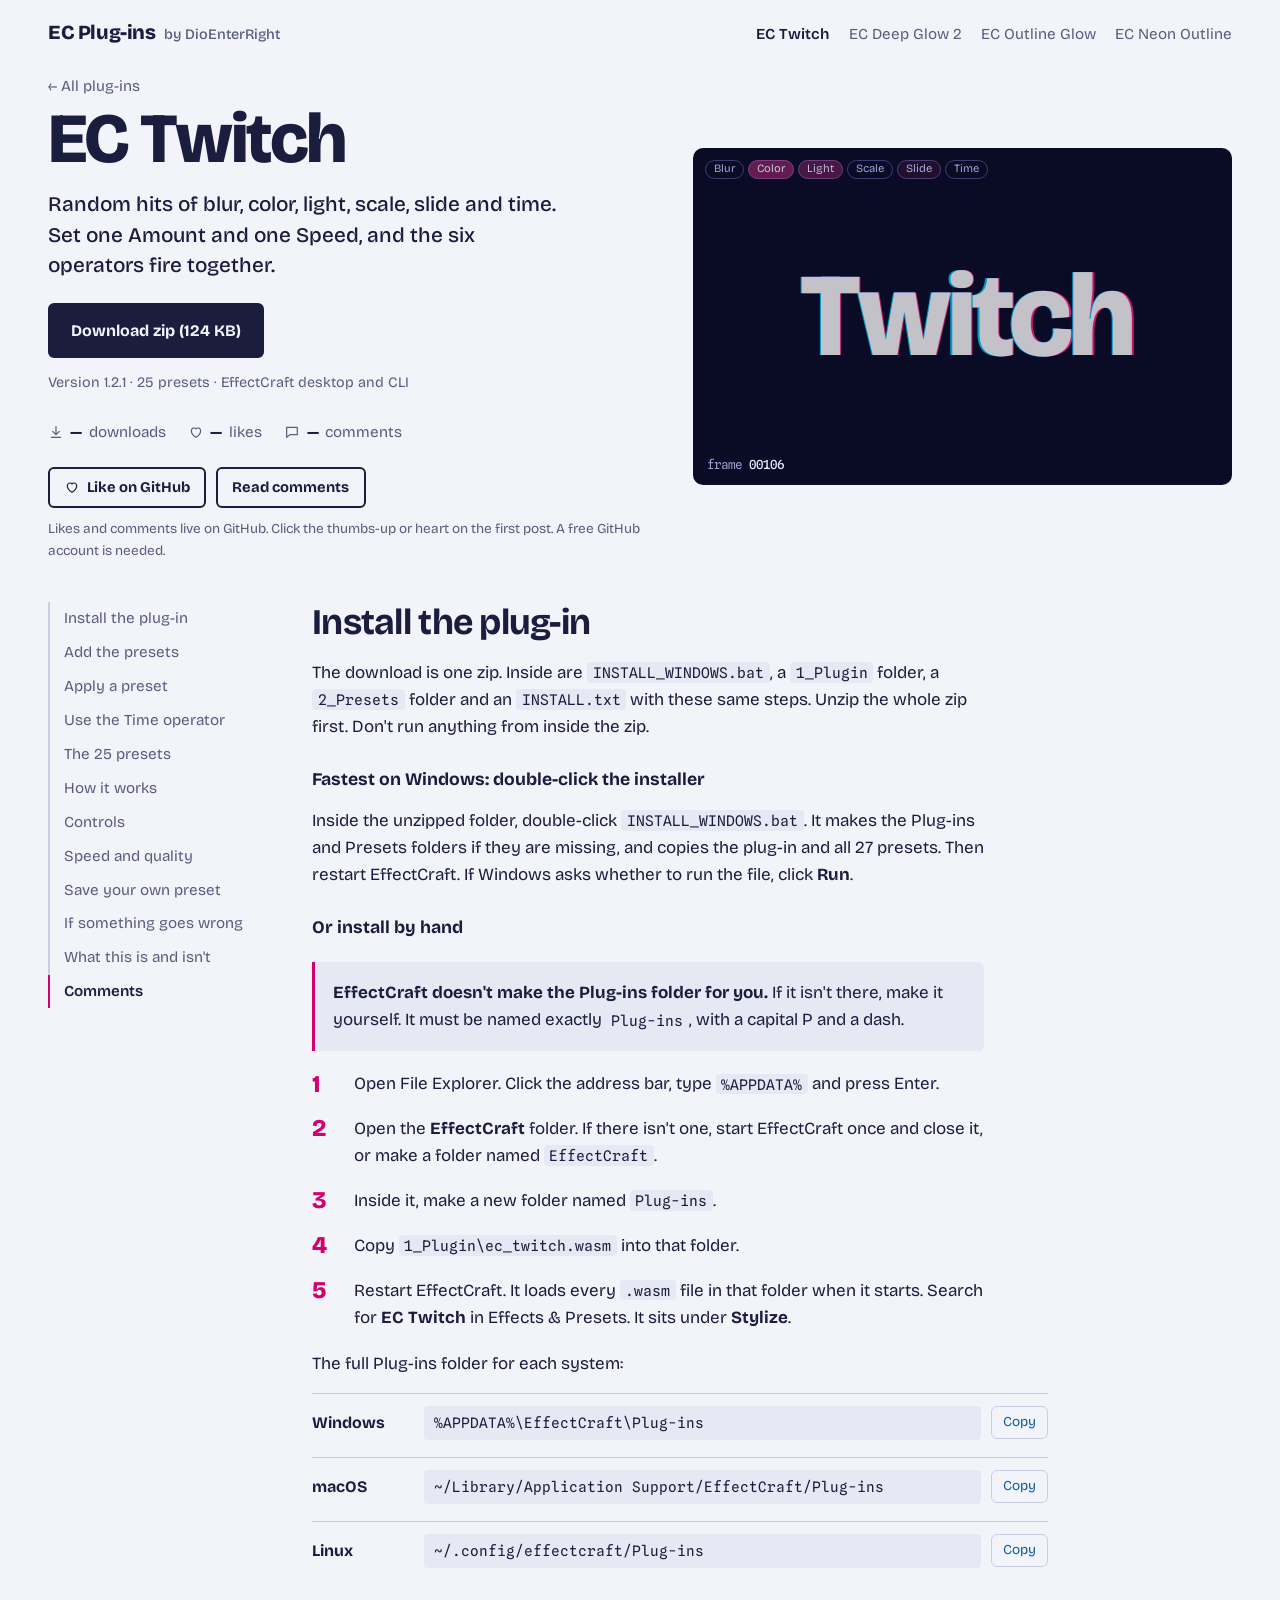
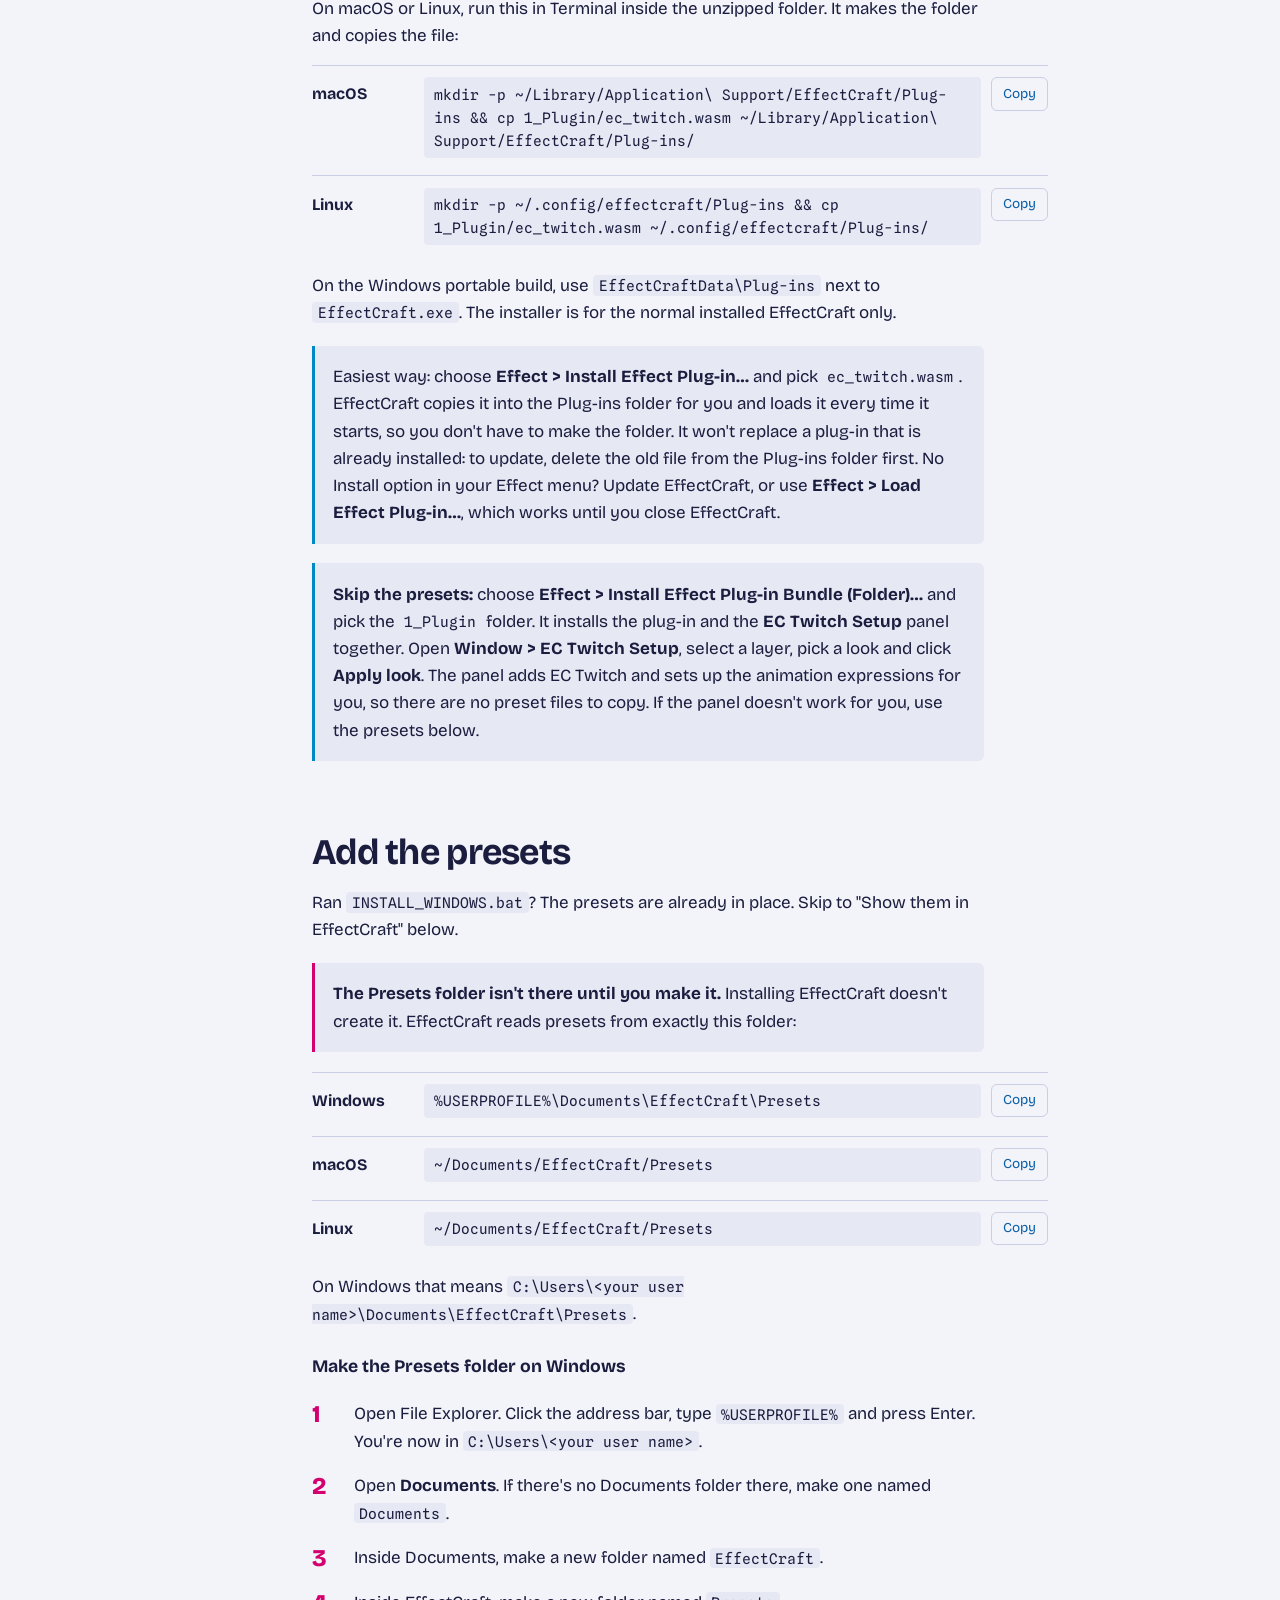
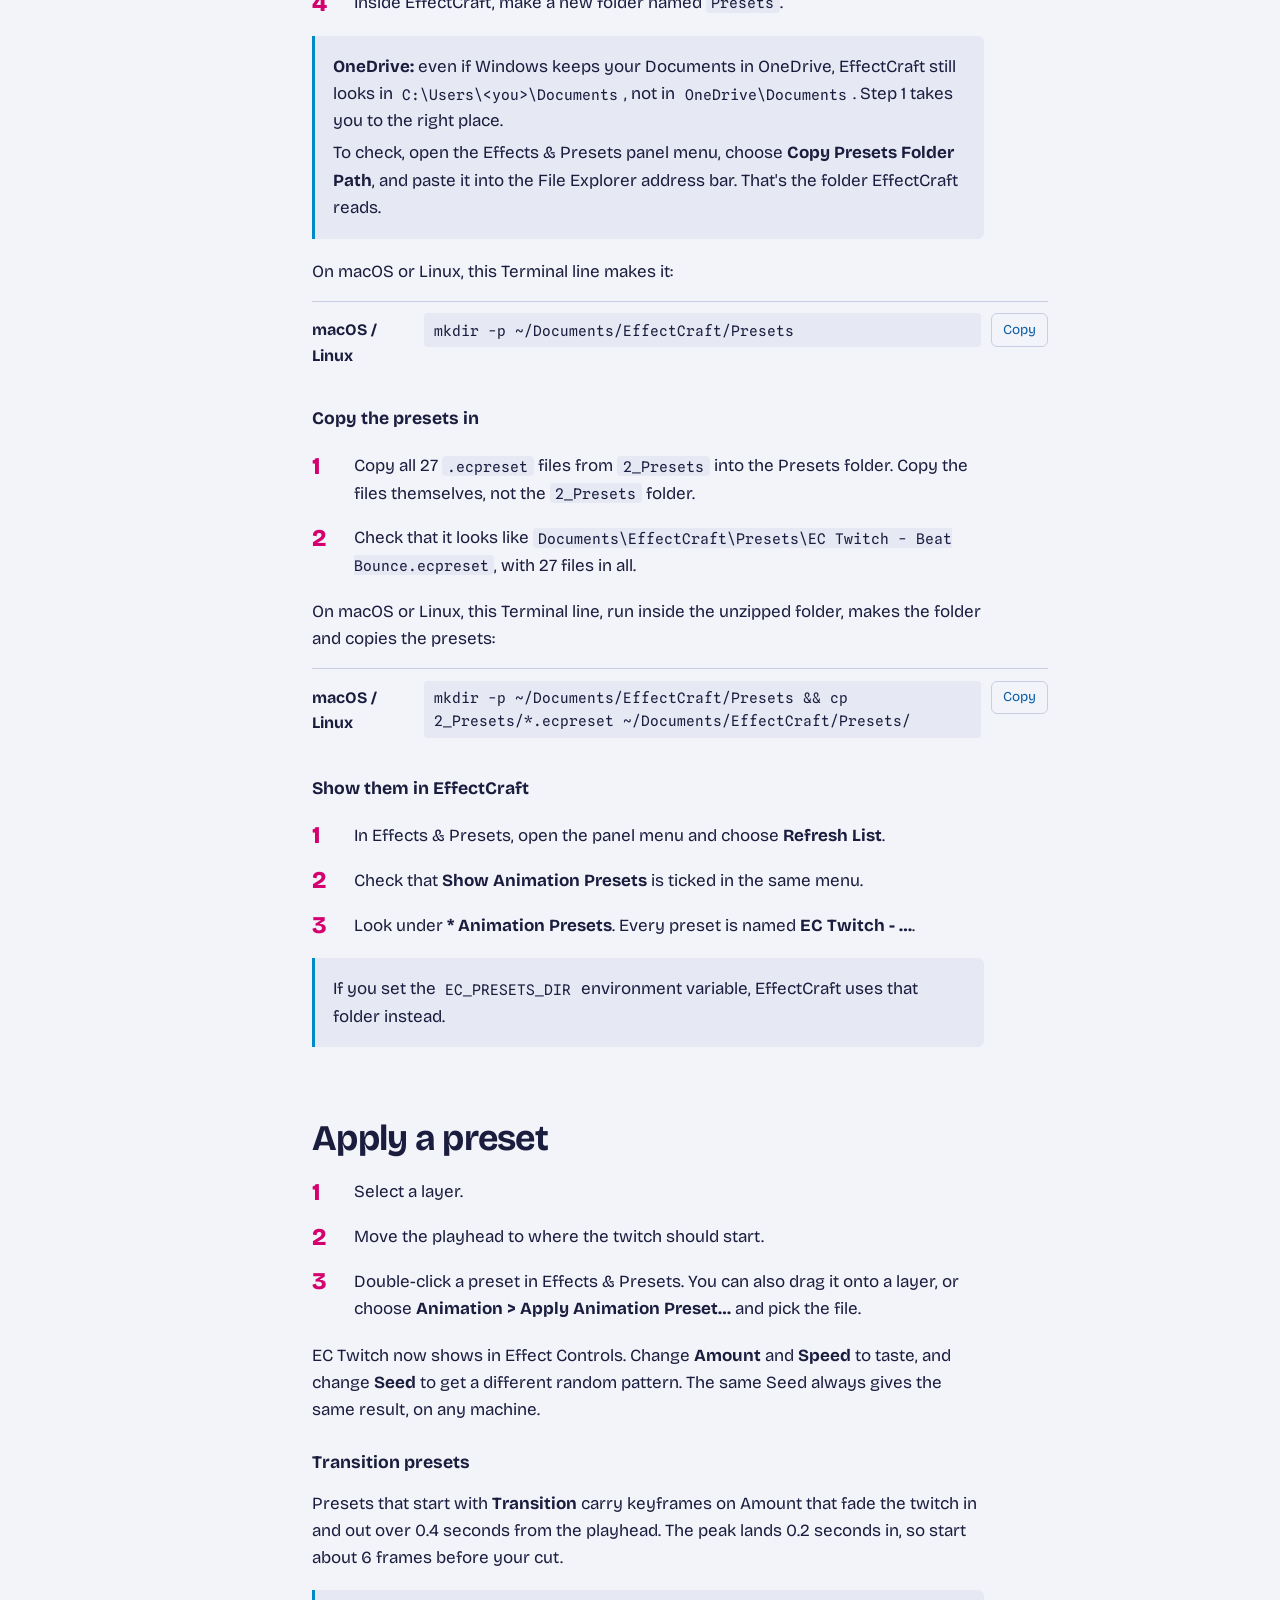
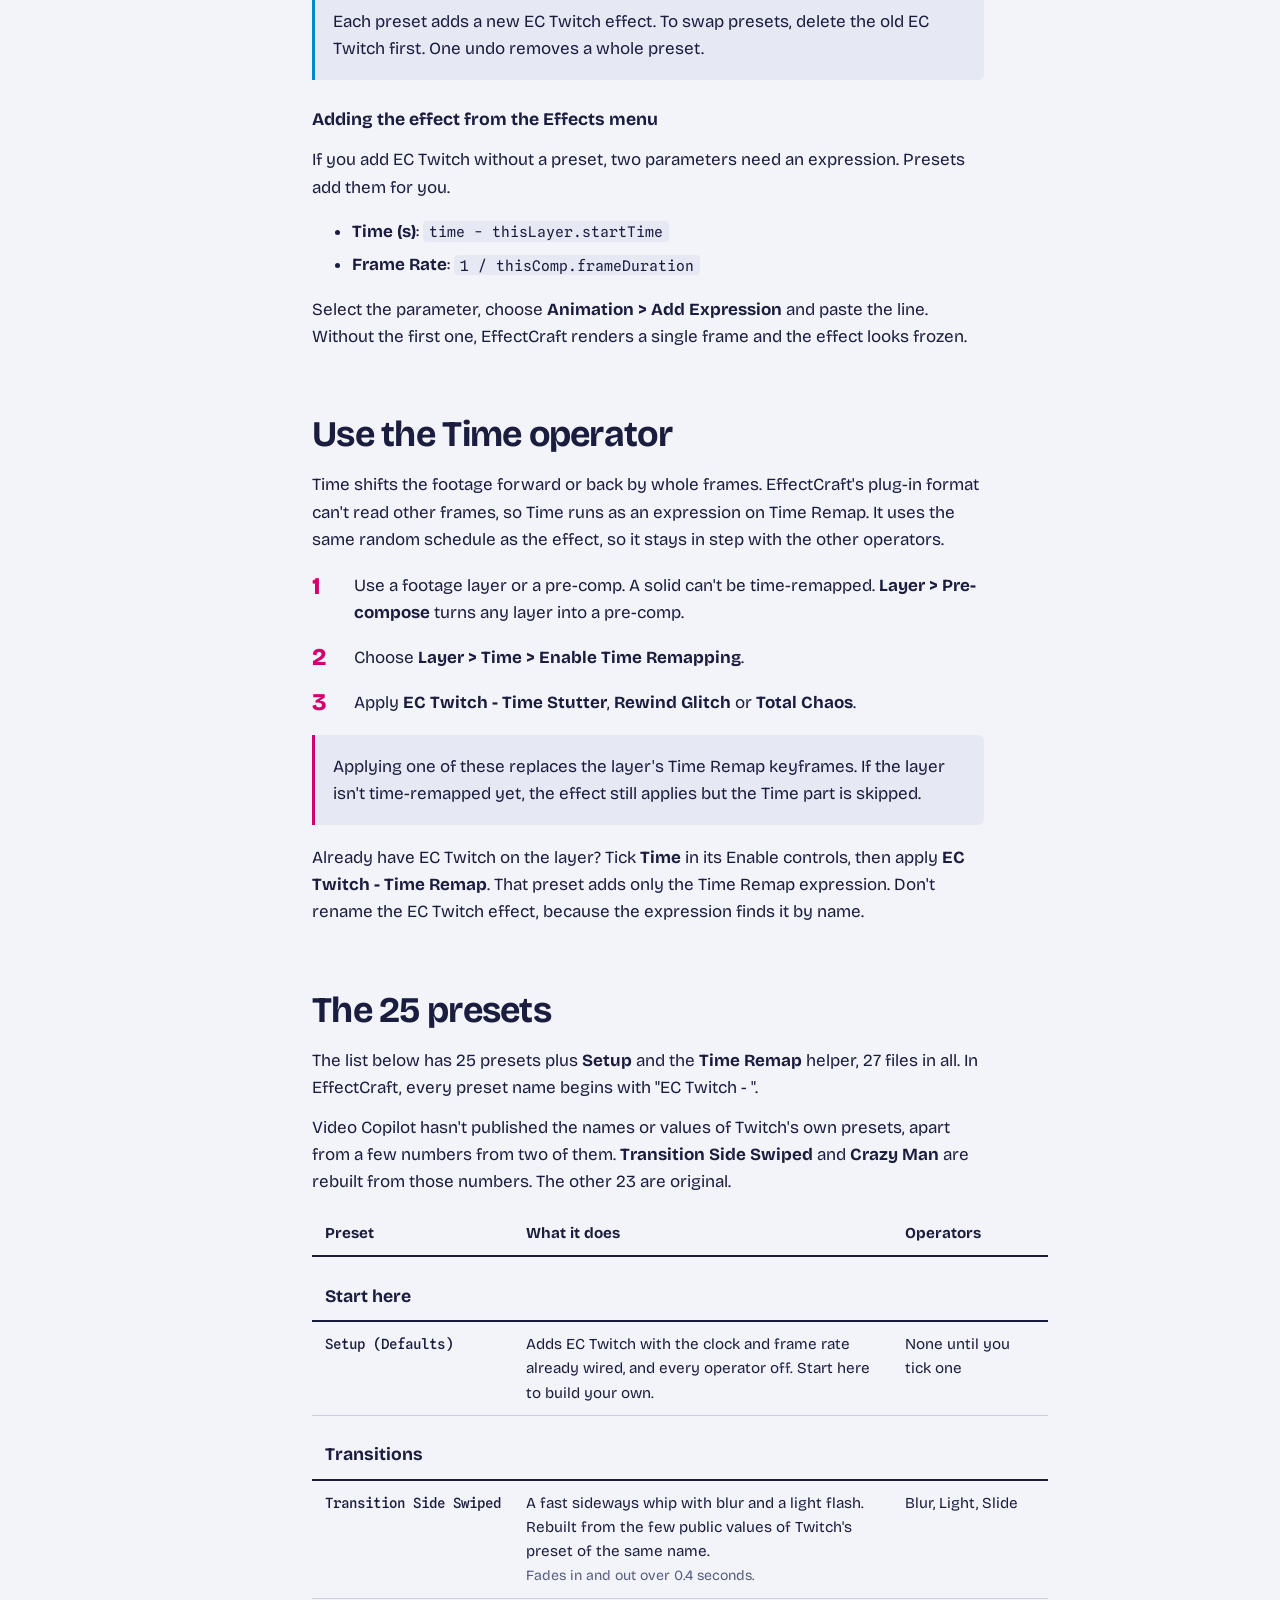
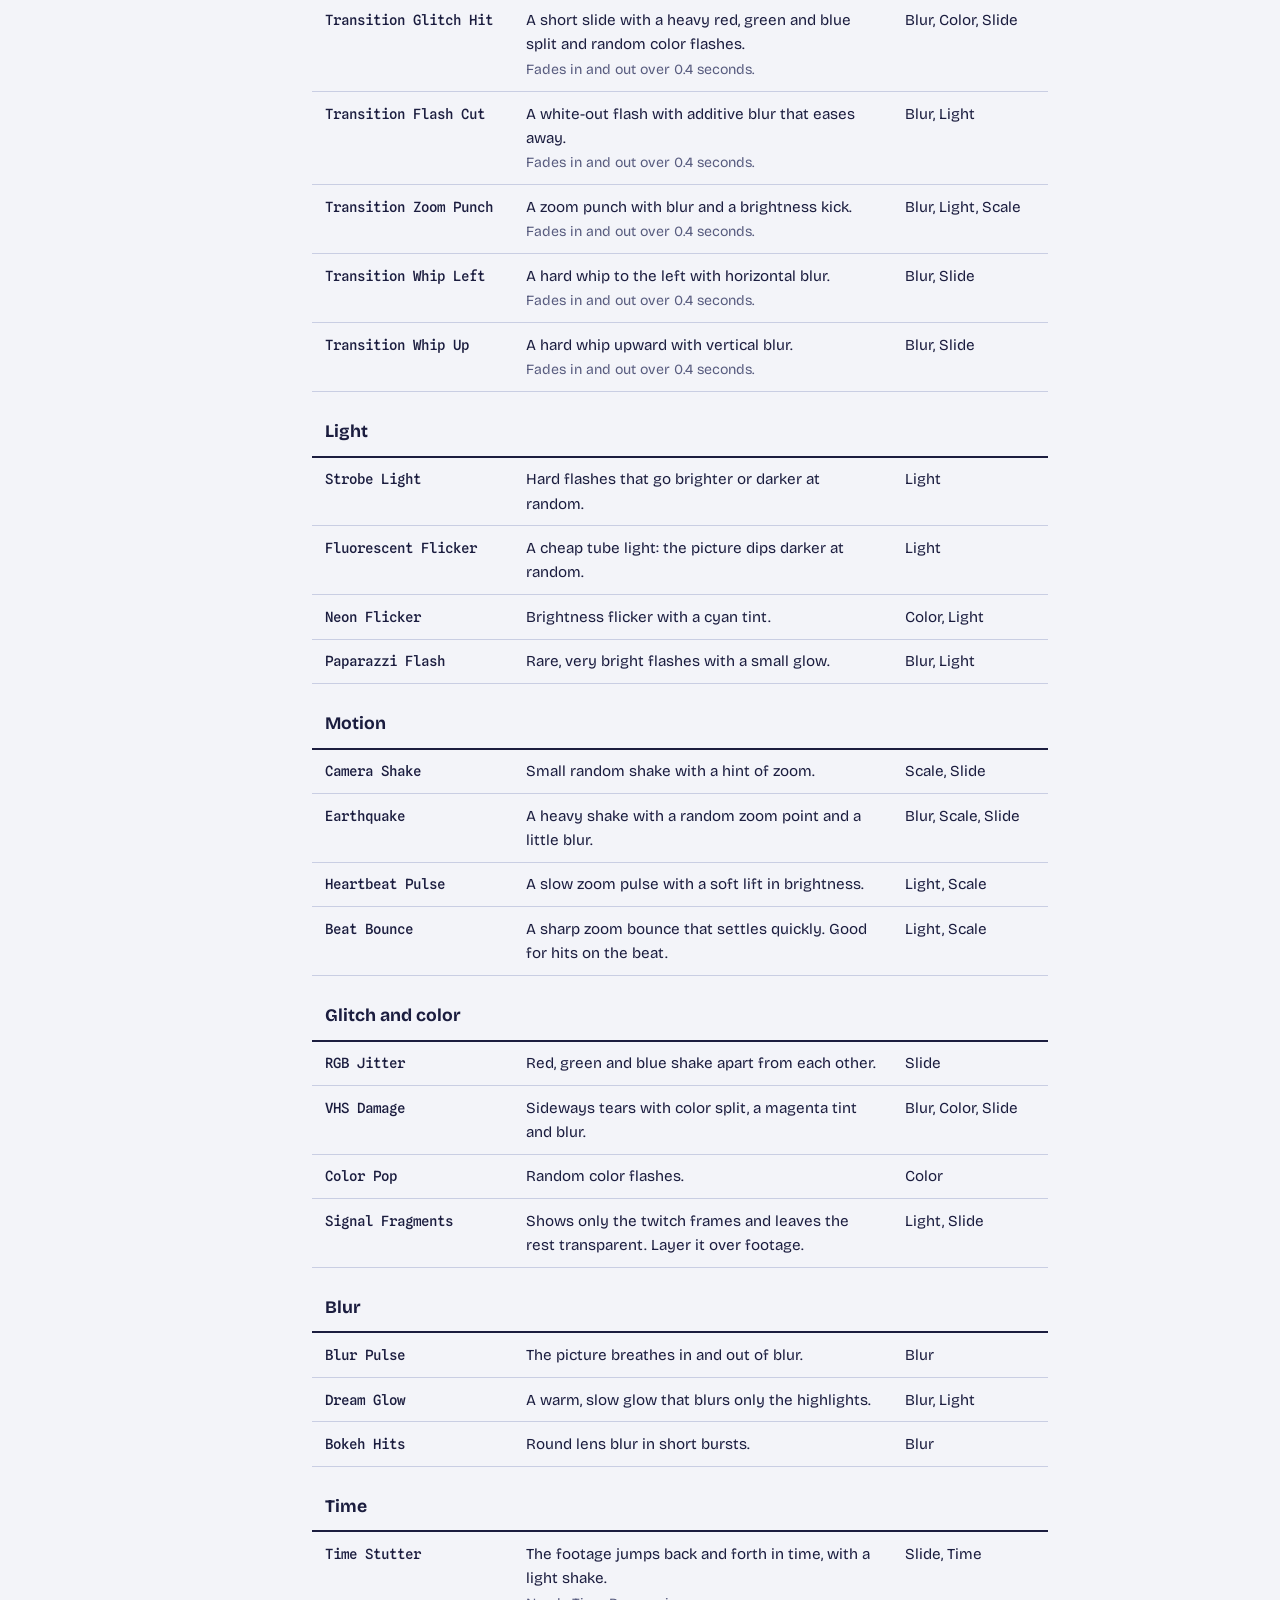
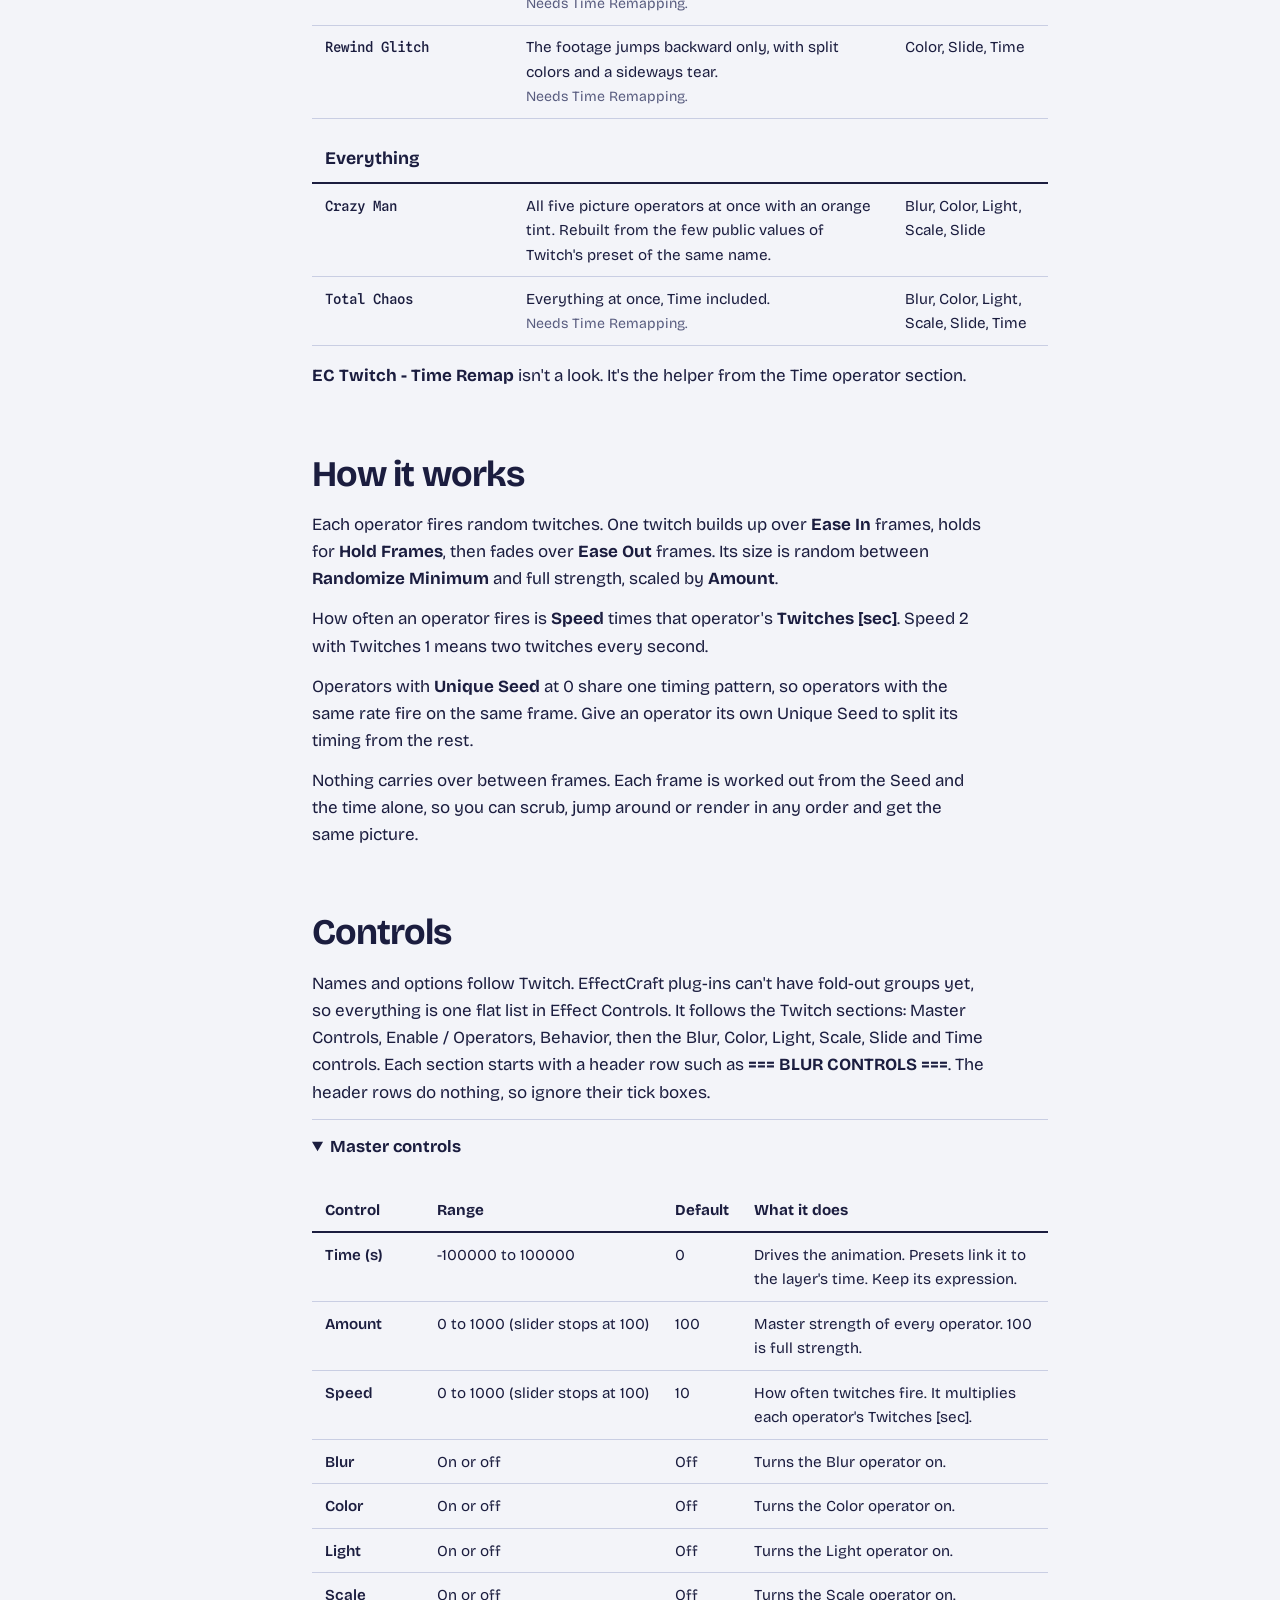
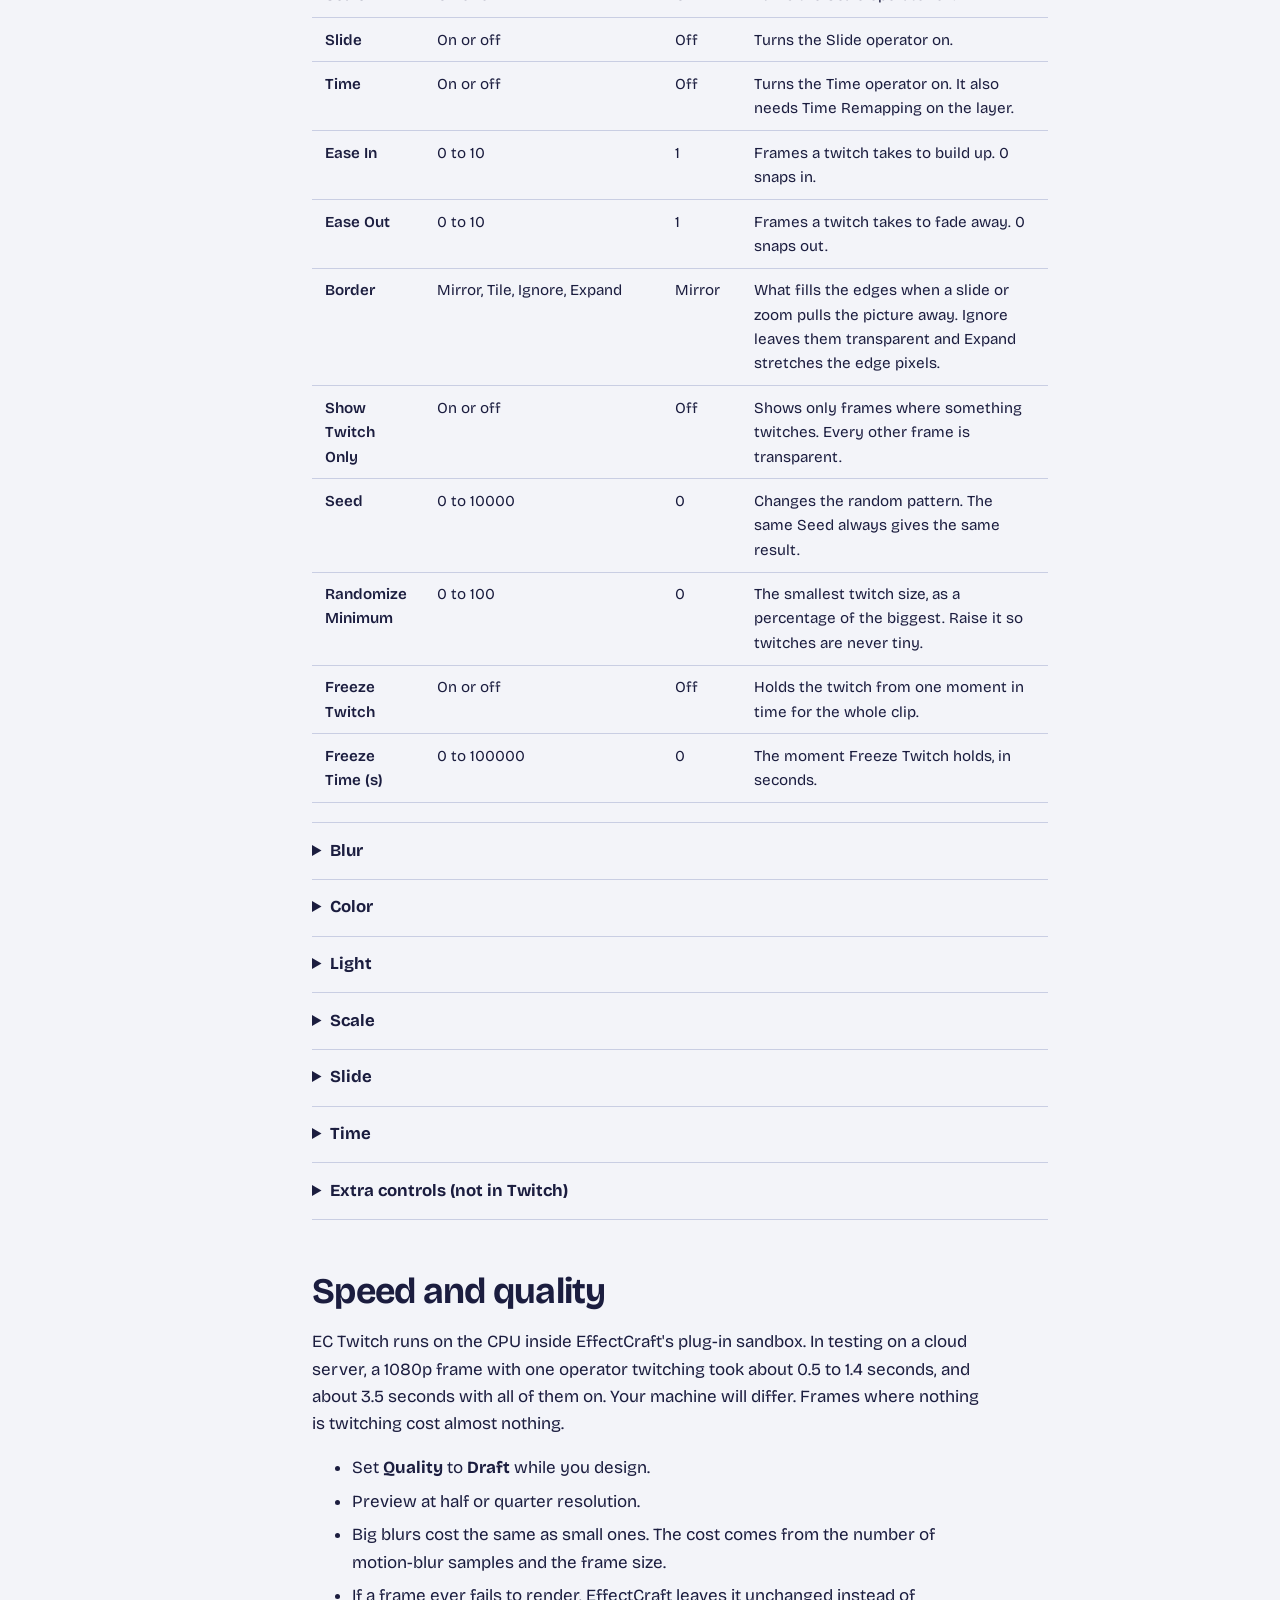
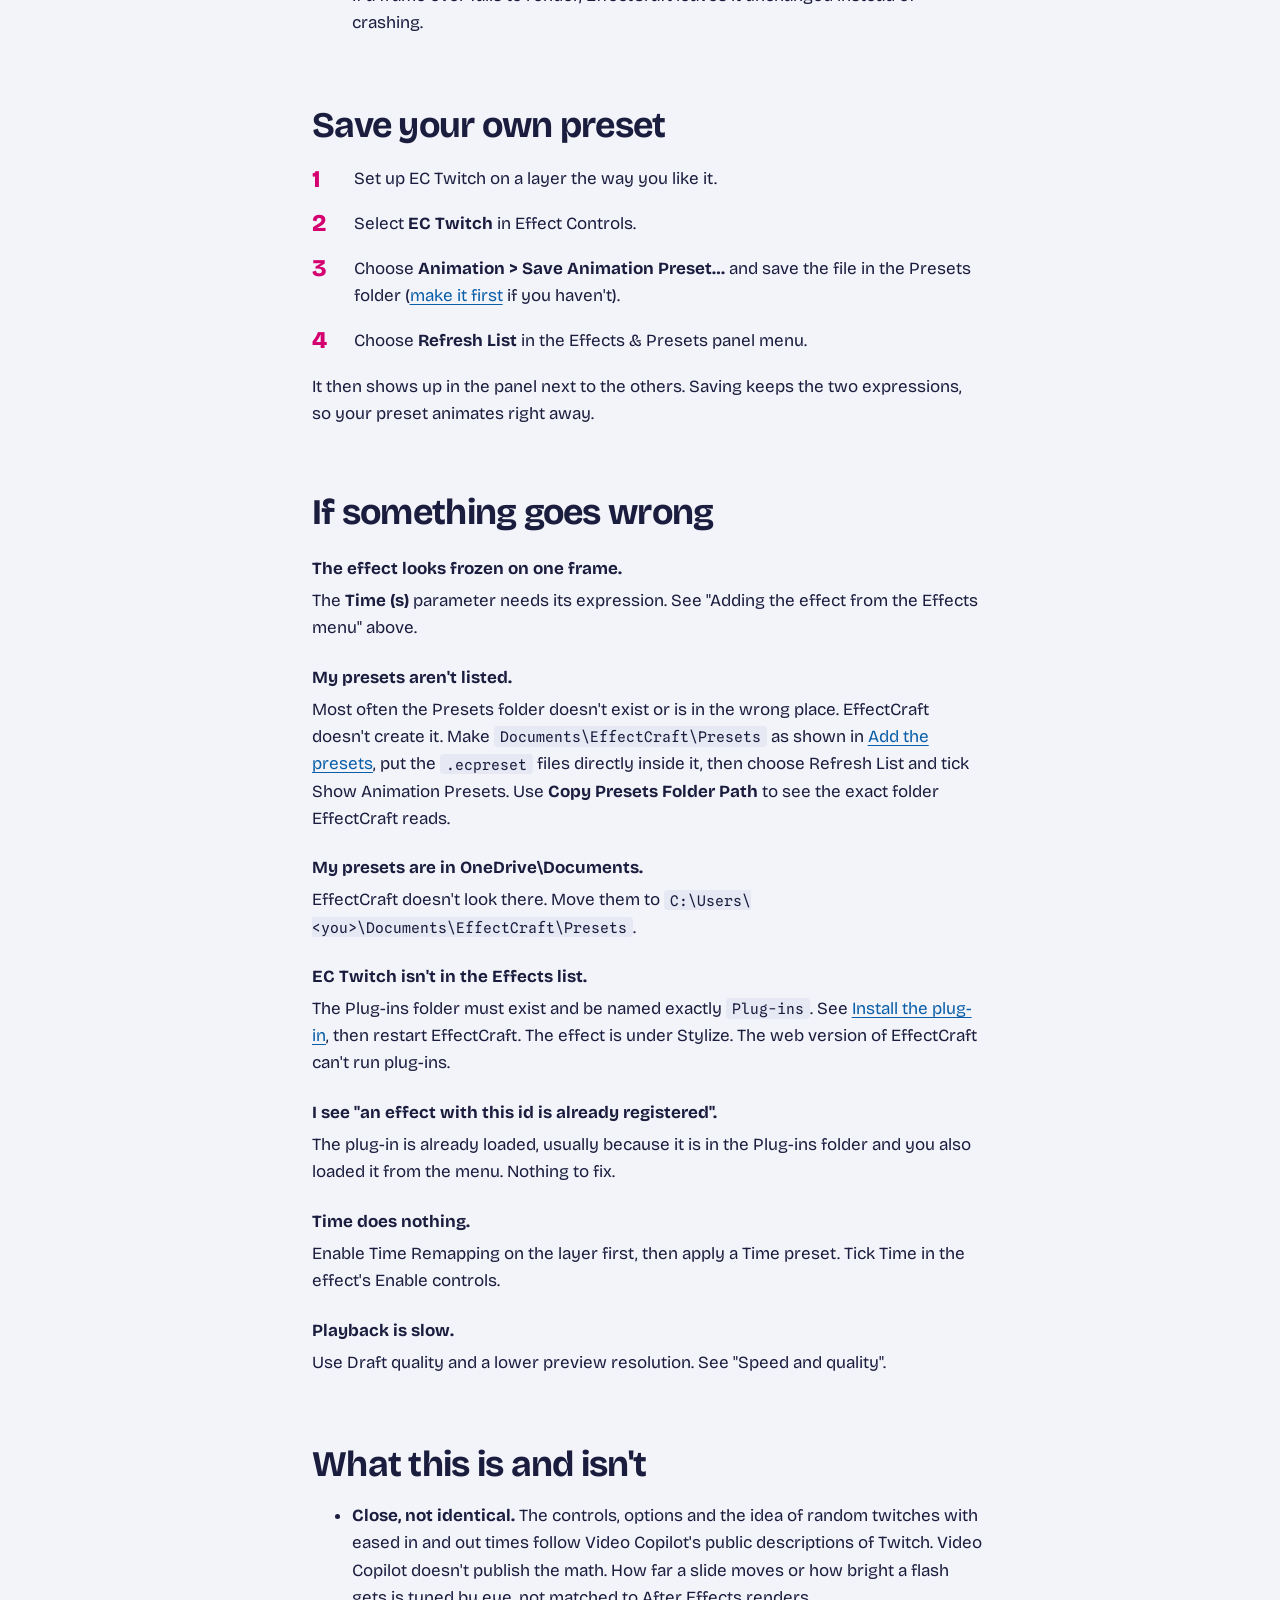
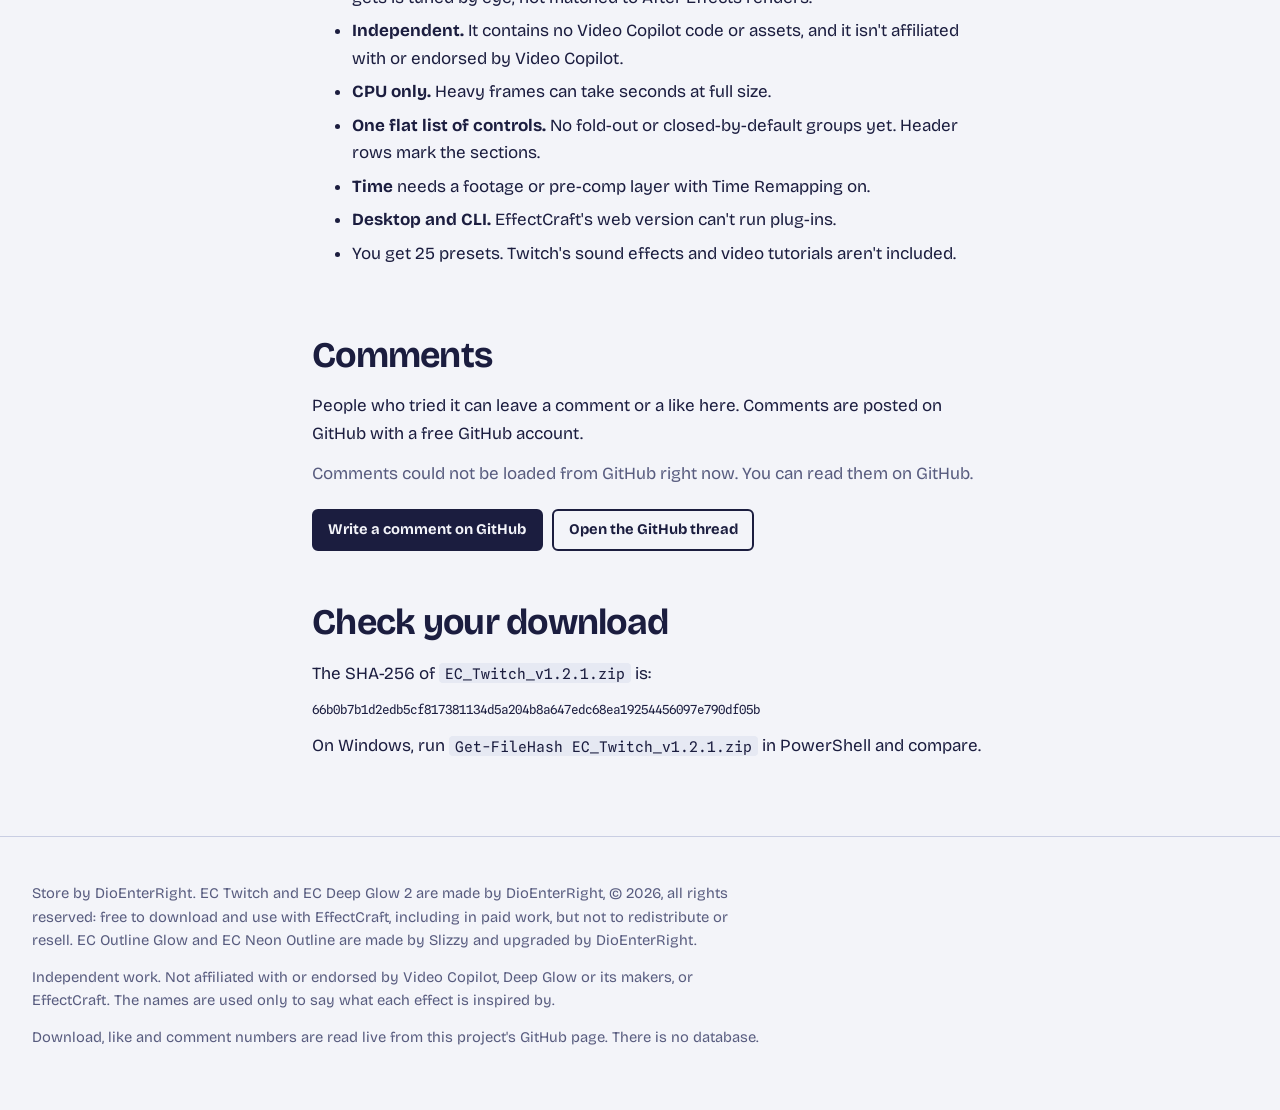
<file: twitch/index.html>
<!doctype html>
<html lang="en">
<head>
<meta charset="utf-8">
<meta name="viewport" content="width=device-width, initial-scale=1">
<title>EC Twitch: random twitch effects for EffectCraft</title>
<meta name="description" content="EC Twitch adds random hits of blur, color, light, scale, slide and time to EffectCraft, with 25 presets and step-by-step install instructions.">
<meta name="color-scheme" content="light dark">
<link rel="icon" href="data:image/svg+xml,%3Csvg xmlns='http://www.w3.org/2000/svg' viewBox='0 0 32 32'%3E%3Crect width='32' height='32' rx='6' fill='%231B1D3F'/%3E%3Ccircle cx='16' cy='16' r='9' fill='%23FFB347' opacity='.35'/%3E%3Ccircle cx='16' cy='16' r='4.5' fill='%23FFF6E0'/%3E%3C/svg%3E">
<link rel="preconnect" href="https://fonts.googleapis.com">
<link rel="preconnect" href="https://fonts.gstatic.com" crossorigin>
<link rel="stylesheet" href="https://fonts.googleapis.com/css2?family=Bricolage+Grotesque:opsz,wdth,wght@12..96,75..100,400..800&family=Spline+Sans+Mono:wght@400;500&display=swap">
<link rel="stylesheet" href="../assets/store.css">
</head>
<body data-accent="twitch">
<a class="skip" href="#main">Skip to the content</a>
<header class="bar">
  <a class="brand" href="../">EC Plug-ins<small>by DioEnterRight</small></a>
  <nav aria-label="Plug-ins"><a href="../twitch/" aria-current="page">EC Twitch</a><a href="../deep-glow-2/">EC Deep Glow 2</a><a href="../outline-glow/">EC Outline Glow</a><a href="../neon-outline/">EC Neon Outline</a></nav>
</header>
<div style="display:contents">
<header class="head">
  <div>
    <a class="back" href="../">← All plug-ins</a>
    <h1>EC Twitch</h1>
    <p class="pitch">Random hits of blur, color, light, scale, slide and time. Set one Amount and one Speed, and the six operators fire together.</p>
    <div class="buy">
      <a class="btn" data-dl="twitch" href="../downloads/EC_Twitch_v1.2.1.zip" download>Download zip (124 KB)</a>
      <span class="meta">Version 1.2.1 · 25 presets · EffectCraft desktop and CLI</span>
    </div>
    <ul class="stats" aria-label="EC Twitch numbers from GitHub"><li><svg viewBox="0 0 24 24" aria-hidden="true"><path d="M12 4v11M7 11l5 5 5-5M5 20h14"/></svg><b data-stat="downloads" data-product="twitch">—</b> downloads</li><li><svg viewBox="0 0 24 24" aria-hidden="true"><path d="M12 20s-7-4.4-7-10a4 4 0 0 1 7-2.6A4 4 0 0 1 19 10c0 5.6-7 10-7 10z"/></svg><b data-stat="likes" data-product="twitch">—</b> likes</li><li><svg viewBox="0 0 24 24" aria-hidden="true"><path d="M4 5h16v11H9l-5 4z"/></svg><b data-stat="comments" data-product="twitch">—</b> comments</li></ul>
    <div class="likebar">
      <a class="btn ghost sm" data-like="twitch" href="https://github.com/DioEnterRight/ec-plugins/issues/1" target="_blank" rel="noopener"><svg width="16" height="16" style="vertical-align:-3px;margin-right:.4rem;fill:none;stroke:currentColor;stroke-width:1.8" viewBox="0 0 24 24" aria-hidden="true"><path d="M12 20s-7-4.4-7-10a4 4 0 0 1 7-2.6A4 4 0 0 1 19 10c0 5.6-7 10-7 10z"/></svg>Like on GitHub</a>
      <a class="btn ghost sm" href="#comments">Read comments</a>
      <small>Likes and comments live on GitHub. Click the thumbs-up or heart on the first post. A free GitHub account is needed.</small>
    </div>
  </div>
  <a class="stage" data-live="twitch" href="#install" aria-label="Live preview of EC Twitch">
    <p class="word" aria-hidden="true"><span>Twitch</span></p>
    <ul class="pills" aria-hidden="true"><li>Blur</li><li>Color</li><li>Light</li><li>Scale</li><li>Slide</li><li>Time</li></ul>
    <p class="cap" aria-hidden="true">frame <b data-frame>00000</b></p>
  </a>
</header>
<div class="shell">
<nav class="rail" aria-label="On this page"><a href="#install">Install the plug-in</a><a href="#presets-install">Add the presets</a><a href="#use">Apply a preset</a><a href="#time">Use the Time operator</a><a href="#preset-list">The 25 presets</a><a href="#how">How it works</a><a href="#controls">Controls</a><a href="#speed">Speed and quality</a><a href="#own">Save your own preset</a><a href="#trouble">If something goes wrong</a><a href="#limits">What this is and isn&#x27;t</a><a href="#comments">Comments</a></nav>
<main id="main">

<section id="install">
  <h2>Install the plug-in</h2>
  <p>The download is one zip. Inside are <code>INSTALL_WINDOWS.bat</code>, a <code>1_Plugin</code> folder, a <code>2_Presets</code> folder and an <code>INSTALL.txt</code> with these same steps. Unzip the whole zip first. Don't run anything from inside the zip.</p>
  
  <h3>Fastest on Windows: double-click the installer</h3>
  <p>Inside the unzipped folder, double-click <code>INSTALL_WINDOWS.bat</code>. It makes the Plug-ins and Presets folders if they are missing, and copies the plug-in and all 27 presets. Then restart EffectCraft. If Windows asks whether to run the file, click <strong>Run</strong>.</p>
  <h3>Or install by hand</h3>
  <div class="callout warn"><p><strong>EffectCraft doesn't make the Plug-ins folder for you.</strong> If it isn't there, make it yourself. It must be named exactly <code>Plug-ins</code>, with a capital P and a dash.</p></div>
  <ol class="steps">
    <li>Open File Explorer. Click the address bar, type <code>%APPDATA%</code> and press Enter.</li>
    <li>Open the <strong>EffectCraft</strong> folder. If there isn't one, start EffectCraft once and close it, or make a folder named <code>EffectCraft</code>.</li>
    <li>Inside it, make a new folder named <code>Plug-ins</code>.</li>
    <li>Copy <code>1_Plugin\ec_twitch.wasm</code> into that folder.</li>
    <li>Restart EffectCraft. It loads every <code>.wasm</code> file in that folder when it starts. Search for <strong>EC Twitch</strong> in Effects &amp; Presets. It sits under <strong>Stylize</strong>.</li>
  </ol>
  <p>The full Plug-ins folder for each system:</p>
  <div class="paths"><div class="os"><h3>Windows</h3><div class="pathrow"><code>%APPDATA%\EffectCraft\Plug-ins</code><button type="button" class="copy" data-copy="%APPDATA%\EffectCraft\Plug-ins" aria-label="Copy Windows path">Copy</button></div></div><div class="os"><h3>macOS</h3><div class="pathrow"><code>~/Library/Application Support/EffectCraft/Plug-ins</code><button type="button" class="copy" data-copy="~/Library/Application Support/EffectCraft/Plug-ins" aria-label="Copy macOS path">Copy</button></div></div><div class="os"><h3>Linux</h3><div class="pathrow"><code>~/.config/effectcraft/Plug-ins</code><button type="button" class="copy" data-copy="~/.config/effectcraft/Plug-ins" aria-label="Copy Linux path">Copy</button></div></div></div>
  <p>On macOS or Linux, run this in Terminal inside the unzipped folder. It makes the folder and copies the file:</p>
  <div class="paths"><div class="os"><h3>macOS</h3><div class="pathrow"><code>mkdir -p ~/Library/Application\ Support/EffectCraft/Plug-ins &amp;&amp; cp 1_Plugin/ec_twitch.wasm ~/Library/Application\ Support/EffectCraft/Plug-ins/</code><button type="button" class="copy" data-copy="mkdir -p ~/Library/Application\ Support/EffectCraft/Plug-ins &amp;&amp; cp 1_Plugin/ec_twitch.wasm ~/Library/Application\ Support/EffectCraft/Plug-ins/" aria-label="Copy the macOS command">Copy</button></div></div><div class="os"><h3>Linux</h3><div class="pathrow"><code>mkdir -p ~/.config/effectcraft/Plug-ins &amp;&amp; cp 1_Plugin/ec_twitch.wasm ~/.config/effectcraft/Plug-ins/</code><button type="button" class="copy" data-copy="mkdir -p ~/.config/effectcraft/Plug-ins &amp;&amp; cp 1_Plugin/ec_twitch.wasm ~/.config/effectcraft/Plug-ins/" aria-label="Copy the Linux command">Copy</button></div></div></div>
  <p>On the Windows portable build, use <code>EffectCraftData\Plug-ins</code> next to <code>EffectCraft.exe</code>. The installer is for the normal installed EffectCraft only.</p>
  <div class="callout"><p>Easiest way: choose <strong>Effect &gt; Install Effect Plug-in…</strong> and pick <code>ec_twitch.wasm</code>. EffectCraft copies it into the Plug-ins folder for you and loads it every time it starts, so you don't have to make the folder. It won't replace a plug-in that is already installed: to update, delete the old file from the Plug-ins folder first. No Install option in your Effect menu? Update EffectCraft, or use <strong>Effect &gt; Load Effect Plug-in…</strong>, which works until you close EffectCraft.</p></div><div class="callout"><p><strong>Skip the presets:</strong> choose <strong>Effect &gt; Install Effect Plug-in Bundle (Folder)…</strong> and pick the <code>1_Plugin</code> folder. It installs the plug-in and the <strong>EC Twitch Setup</strong> panel together. Open <strong>Window &gt; EC Twitch Setup</strong>, select a layer, pick a look and click <strong>Apply look</strong>. The panel adds EC Twitch and sets up the animation expressions for you, so there are no preset files to copy. If the panel doesn't work for you, use the presets below.</p></div>
</section>

<section id="presets-install">
  <h2>Add the presets</h2>
  <p>Ran <code>INSTALL_WINDOWS.bat</code>? The presets are already in place. Skip to "Show them in EffectCraft" below.</p>
  <div class="callout warn"><p><strong>The Presets folder isn't there until you make it.</strong> Installing EffectCraft doesn't create it. EffectCraft reads presets from exactly this folder:</p></div>
  <div class="paths"><div class="os"><h3>Windows</h3><div class="pathrow"><code>%USERPROFILE%\Documents\EffectCraft\Presets</code><button type="button" class="copy" data-copy="%USERPROFILE%\Documents\EffectCraft\Presets" aria-label="Copy Windows path">Copy</button></div></div><div class="os"><h3>macOS</h3><div class="pathrow"><code>~/Documents/EffectCraft/Presets</code><button type="button" class="copy" data-copy="~/Documents/EffectCraft/Presets" aria-label="Copy macOS path">Copy</button></div></div><div class="os"><h3>Linux</h3><div class="pathrow"><code>~/Documents/EffectCraft/Presets</code><button type="button" class="copy" data-copy="~/Documents/EffectCraft/Presets" aria-label="Copy Linux path">Copy</button></div></div></div>
  <p>On Windows that means <code>C:\Users\&lt;your user name&gt;\Documents\EffectCraft\Presets</code>.</p>
  <h3>Make the Presets folder on Windows</h3>
  <ol class="steps">
    <li>Open File Explorer. Click the address bar, type <code>%USERPROFILE%</code> and press Enter. You're now in <code>C:\Users\&lt;your user name&gt;</code>.</li>
    <li>Open <strong>Documents</strong>. If there's no Documents folder there, make one named <code>Documents</code>.</li>
    <li>Inside Documents, make a new folder named <code>EffectCraft</code>.</li>
    <li>Inside EffectCraft, make a new folder named <code>Presets</code>.</li>
  </ol>
  <div class="callout"><p><strong>OneDrive:</strong> even if Windows keeps your Documents in OneDrive, EffectCraft still looks in <code>C:\Users\&lt;you&gt;\Documents</code>, not in <code>OneDrive\Documents</code>. Step 1 takes you to the right place.</p><p>To check, open the Effects &amp; Presets panel menu, choose <strong>Copy Presets Folder Path</strong>, and paste it into the File Explorer address bar. That's the folder EffectCraft reads.</p></div>
  <p>On macOS or Linux, this Terminal line makes it:</p>
  <div class="paths"><div class="os"><h3>macOS / Linux</h3><div class="pathrow"><code>mkdir -p ~/Documents/EffectCraft/Presets</code><button type="button" class="copy" data-copy="mkdir -p ~/Documents/EffectCraft/Presets" aria-label="Copy the macOS / Linux command">Copy</button></div></div></div>
  <h3>Copy the presets in</h3>
  <ol class="steps">
    <li>Copy all 27 <code>.ecpreset</code> files from <code>2_Presets</code> into the Presets folder. Copy the files themselves, not the <code>2_Presets</code> folder.</li>
    <li>Check that it looks like <code>Documents\EffectCraft\Presets\EC Twitch - Beat Bounce.ecpreset</code>, with 27 files in all.</li>
  </ol>
  <p>On macOS or Linux, this Terminal line, run inside the unzipped folder, makes the folder and copies the presets:</p>
  <div class="paths"><div class="os"><h3>macOS / Linux</h3><div class="pathrow"><code>mkdir -p ~/Documents/EffectCraft/Presets &amp;&amp; cp 2_Presets/*.ecpreset ~/Documents/EffectCraft/Presets/</code><button type="button" class="copy" data-copy="mkdir -p ~/Documents/EffectCraft/Presets &amp;&amp; cp 2_Presets/*.ecpreset ~/Documents/EffectCraft/Presets/" aria-label="Copy the macOS / Linux command">Copy</button></div></div></div>
  <h3>Show them in EffectCraft</h3>
  <ol class="steps">
    <li>In Effects &amp; Presets, open the panel menu and choose <strong>Refresh List</strong>.</li>
    <li>Check that <strong>Show Animation Presets</strong> is ticked in the same menu.</li>
    <li>Look under <strong>* Animation Presets</strong>. Every preset is named <strong>EC Twitch - …</strong>.</li>
  </ol>
  <div class="callout"><p>If you set the <code>EC_PRESETS_DIR</code> environment variable, EffectCraft uses that folder instead.</p></div>
</section>

<section id="use">
  <h2>Apply a preset</h2>
  <ol class="steps">
    <li>Select a layer.</li>
    <li>Move the playhead to where the twitch should start.</li>
    <li>Double-click a preset in Effects &amp; Presets. You can also drag it onto a layer, or choose <strong>Animation &gt; Apply Animation Preset…</strong> and pick the file.</li>
  </ol>
  <p>EC Twitch now shows in Effect Controls. Change <strong>Amount</strong> and <strong>Speed</strong> to taste, and change <strong>Seed</strong> to get a different random pattern. The same Seed always gives the same result, on any machine.</p>
  <h3>Transition presets</h3>
  <p>Presets that start with <strong>Transition</strong> carry keyframes on Amount that fade the twitch in and out over 0.4 seconds from the playhead. The peak lands 0.2 seconds in, so start about 6 frames before your cut.</p>
  <div class="callout"><p>Each preset adds a new EC Twitch effect. To swap presets, delete the old EC Twitch first. One undo removes a whole preset.</p></div>
  <h3>Adding the effect from the Effects menu</h3>
  <p>If you add EC Twitch without a preset, two parameters need an expression. Presets add them for you.</p>
  <ul>
    <li><strong>Time (s)</strong>: <code>time - thisLayer.startTime</code></li>
    <li><strong>Frame Rate</strong>: <code>1 / thisComp.frameDuration</code></li>
  </ul>
  <p>Select the parameter, choose <strong>Animation &gt; Add Expression</strong> and paste the line. Without the first one, EffectCraft renders a single frame and the effect looks frozen.</p>
</section>

<section id="time">
  <h2>Use the Time operator</h2>
  <p>Time shifts the footage forward or back by whole frames. EffectCraft's plug-in format can't read other frames, so Time runs as an expression on Time Remap. It uses the same random schedule as the effect, so it stays in step with the other operators.</p>
  <ol class="steps">
    <li>Use a footage layer or a pre-comp. A solid can't be time-remapped. <strong>Layer &gt; Pre-compose</strong> turns any layer into a pre-comp.</li>
    <li>Choose <strong>Layer &gt; Time &gt; Enable Time Remapping</strong>.</li>
    <li>Apply <strong>EC Twitch - Time Stutter</strong>, <strong>Rewind Glitch</strong> or <strong>Total Chaos</strong>.</li>
  </ol>
  <div class="callout warn"><p>Applying one of these replaces the layer's Time Remap keyframes. If the layer isn't time-remapped yet, the effect still applies but the Time part is skipped.</p></div>
  <p>Already have EC Twitch on the layer? Tick <strong>Time</strong> in its Enable controls, then apply <strong>EC Twitch - Time Remap</strong>. That preset adds only the Time Remap expression. Don't rename the EC Twitch effect, because the expression finds it by name.</p>
</section>

<section id="preset-list">
  <h2>The 25 presets</h2>
  <p>The list below has 25 presets plus <strong>Setup</strong> and the <strong>Time Remap</strong> helper, 27 files in all. In EffectCraft, every preset name begins with "EC Twitch - ".</p>
  <p>Video Copilot hasn't published the names or values of Twitch's own presets, apart from a few numbers from two of them. <strong>Transition Side Swiped</strong> and <strong>Crazy Man</strong> are rebuilt from those numbers. The other 23 are original.</p>
  <div class="scroll"><table class="presets">
    <thead><tr><th scope="col">Preset</th><th scope="col">What it does</th><th scope="col">Operators</th></tr></thead>
    <tbody><tr><th colspan="3" scope="colgroup" class="grp">Start here</th></tr>
<tr><th scope="row"><span class="pn">Setup (Defaults)</span></th><td>Adds EC Twitch with the clock and frame rate already wired, and every operator off. Start here to build your own.</td><td>None until you tick one</td></tr>
</tbody>
<tbody><tr><th colspan="3" scope="colgroup" class="grp">Transitions</th></tr>
<tr><th scope="row"><span class="pn">Transition Side Swiped</span></th><td>A fast sideways whip with blur and a light flash. Rebuilt from the few public values of Twitch&#x27;s preset of the same name.<br><span class=note>Fades in and out over 0.4 seconds.</span></td><td>Blur, Light, Slide</td></tr>
<tr><th scope="row"><span class="pn">Transition Glitch Hit</span></th><td>A short slide with a heavy red, green and blue split and random color flashes.<br><span class=note>Fades in and out over 0.4 seconds.</span></td><td>Blur, Color, Slide</td></tr>
<tr><th scope="row"><span class="pn">Transition Flash Cut</span></th><td>A white-out flash with additive blur that eases away.<br><span class=note>Fades in and out over 0.4 seconds.</span></td><td>Blur, Light</td></tr>
<tr><th scope="row"><span class="pn">Transition Zoom Punch</span></th><td>A zoom punch with blur and a brightness kick.<br><span class=note>Fades in and out over 0.4 seconds.</span></td><td>Blur, Light, Scale</td></tr>
<tr><th scope="row"><span class="pn">Transition Whip Left</span></th><td>A hard whip to the left with horizontal blur.<br><span class=note>Fades in and out over 0.4 seconds.</span></td><td>Blur, Slide</td></tr>
<tr><th scope="row"><span class="pn">Transition Whip Up</span></th><td>A hard whip upward with vertical blur.<br><span class=note>Fades in and out over 0.4 seconds.</span></td><td>Blur, Slide</td></tr>
</tbody>
<tbody><tr><th colspan="3" scope="colgroup" class="grp">Light</th></tr>
<tr><th scope="row"><span class="pn">Strobe Light</span></th><td>Hard flashes that go brighter or darker at random.</td><td>Light</td></tr>
<tr><th scope="row"><span class="pn">Fluorescent Flicker</span></th><td>A cheap tube light: the picture dips darker at random.</td><td>Light</td></tr>
<tr><th scope="row"><span class="pn">Neon Flicker</span></th><td>Brightness flicker with a cyan tint.</td><td>Color, Light</td></tr>
<tr><th scope="row"><span class="pn">Paparazzi Flash</span></th><td>Rare, very bright flashes with a small glow.</td><td>Blur, Light</td></tr>
</tbody>
<tbody><tr><th colspan="3" scope="colgroup" class="grp">Motion</th></tr>
<tr><th scope="row"><span class="pn">Camera Shake</span></th><td>Small random shake with a hint of zoom.</td><td>Scale, Slide</td></tr>
<tr><th scope="row"><span class="pn">Earthquake</span></th><td>A heavy shake with a random zoom point and a little blur.</td><td>Blur, Scale, Slide</td></tr>
<tr><th scope="row"><span class="pn">Heartbeat Pulse</span></th><td>A slow zoom pulse with a soft lift in brightness.</td><td>Light, Scale</td></tr>
<tr><th scope="row"><span class="pn">Beat Bounce</span></th><td>A sharp zoom bounce that settles quickly. Good for hits on the beat.</td><td>Light, Scale</td></tr>
</tbody>
<tbody><tr><th colspan="3" scope="colgroup" class="grp">Glitch and color</th></tr>
<tr><th scope="row"><span class="pn">RGB Jitter</span></th><td>Red, green and blue shake apart from each other.</td><td>Slide</td></tr>
<tr><th scope="row"><span class="pn">VHS Damage</span></th><td>Sideways tears with color split, a magenta tint and blur.</td><td>Blur, Color, Slide</td></tr>
<tr><th scope="row"><span class="pn">Color Pop</span></th><td>Random color flashes.</td><td>Color</td></tr>
<tr><th scope="row"><span class="pn">Signal Fragments</span></th><td>Shows only the twitch frames and leaves the rest transparent. Layer it over footage.</td><td>Light, Slide</td></tr>
</tbody>
<tbody><tr><th colspan="3" scope="colgroup" class="grp">Blur</th></tr>
<tr><th scope="row"><span class="pn">Blur Pulse</span></th><td>The picture breathes in and out of blur.</td><td>Blur</td></tr>
<tr><th scope="row"><span class="pn">Dream Glow</span></th><td>A warm, slow glow that blurs only the highlights.</td><td>Blur, Light</td></tr>
<tr><th scope="row"><span class="pn">Bokeh Hits</span></th><td>Round lens blur in short bursts.</td><td>Blur</td></tr>
</tbody>
<tbody><tr><th colspan="3" scope="colgroup" class="grp">Time</th></tr>
<tr><th scope="row"><span class="pn">Time Stutter</span></th><td>The footage jumps back and forth in time, with a light shake.<br><span class=note>Needs Time Remapping.</span></td><td>Slide, Time</td></tr>
<tr><th scope="row"><span class="pn">Rewind Glitch</span></th><td>The footage jumps backward only, with split colors and a sideways tear.<br><span class=note>Needs Time Remapping.</span></td><td>Color, Slide, Time</td></tr>
</tbody>
<tbody><tr><th colspan="3" scope="colgroup" class="grp">Everything</th></tr>
<tr><th scope="row"><span class="pn">Crazy Man</span></th><td>All five picture operators at once with an orange tint. Rebuilt from the few public values of Twitch&#x27;s preset of the same name.</td><td>Blur, Color, Light, Scale, Slide</td></tr>
<tr><th scope="row"><span class="pn">Total Chaos</span></th><td>Everything at once, Time included.<br><span class=note>Needs Time Remapping.</span></td><td>Blur, Color, Light, Scale, Slide, Time</td></tr>
</tbody>
  </table></div>
  <p><strong>EC Twitch - Time Remap</strong> isn't a look. It's the helper from the Time operator section.</p>
</section>

<section id="how">
  <h2>How it works</h2>
  <p>Each operator fires random twitches. One twitch builds up over <strong>Ease In</strong> frames, holds for <strong>Hold Frames</strong>, then fades over <strong>Ease Out</strong> frames. Its size is random between <strong>Randomize Minimum</strong> and full strength, scaled by <strong>Amount</strong>.</p>
  <p>How often an operator fires is <strong>Speed</strong> times that operator's <strong>Twitches [sec]</strong>. Speed 2 with Twitches 1 means two twitches every second.</p>
  <p>Operators with <strong>Unique Seed</strong> at 0 share one timing pattern, so operators with the same rate fire on the same frame. Give an operator its own Unique Seed to split its timing from the rest.</p>
  <p>Nothing carries over between frames. Each frame is worked out from the Seed and the time alone, so you can scrub, jump around or render in any order and get the same picture.</p>
</section>

<section id="controls">
  <h2>Controls</h2>
  <p>Names and options follow Twitch. EffectCraft plug-ins can't have fold-out groups yet, so everything is one flat list in Effect Controls. It follows the Twitch sections: Master Controls, Enable / Operators, Behavior, then the Blur, Color, Light, Scale, Slide and Time controls. Each section starts with a header row such as <strong>=== BLUR CONTROLS ===</strong>. The header rows do nothing, so ignore their tick boxes.</p>
  <details open><summary>Master controls</summary><div class="scroll"><table class="ref"><thead><tr><th scope="col">Control</th><th scope="col">Range</th><th scope="col">Default</th><th scope="col">What it does</th></tr></thead><tbody><tr><th scope="row">Time (s)</th><td>-100000 to 100000</td><td>0</td><td>Drives the animation. Presets link it to the layer&#x27;s time. Keep its expression.</td></tr>
<tr><th scope="row">Amount</th><td>0 to 1000 (slider stops at 100)</td><td>100</td><td>Master strength of every operator. 100 is full strength.</td></tr>
<tr><th scope="row">Speed</th><td>0 to 1000 (slider stops at 100)</td><td>10</td><td>How often twitches fire. It multiplies each operator&#x27;s Twitches [sec].</td></tr>
<tr><th scope="row">Blur</th><td>On or off</td><td>Off</td><td>Turns the Blur operator on.</td></tr>
<tr><th scope="row">Color</th><td>On or off</td><td>Off</td><td>Turns the Color operator on.</td></tr>
<tr><th scope="row">Light</th><td>On or off</td><td>Off</td><td>Turns the Light operator on.</td></tr>
<tr><th scope="row">Scale</th><td>On or off</td><td>Off</td><td>Turns the Scale operator on.</td></tr>
<tr><th scope="row">Slide</th><td>On or off</td><td>Off</td><td>Turns the Slide operator on.</td></tr>
<tr><th scope="row">Time</th><td>On or off</td><td>Off</td><td>Turns the Time operator on. It also needs Time Remapping on the layer.</td></tr>
<tr><th scope="row">Ease In</th><td>0 to 10</td><td>1</td><td>Frames a twitch takes to build up. 0 snaps in.</td></tr>
<tr><th scope="row">Ease Out</th><td>0 to 10</td><td>1</td><td>Frames a twitch takes to fade away. 0 snaps out.</td></tr>
<tr><th scope="row">Border</th><td>Mirror, Tile, Ignore, Expand</td><td>Mirror</td><td>What fills the edges when a slide or zoom pulls the picture away. Ignore leaves them transparent and Expand stretches the edge pixels.</td></tr>
<tr><th scope="row">Show Twitch Only</th><td>On or off</td><td>Off</td><td>Shows only frames where something twitches. Every other frame is transparent.</td></tr>
<tr><th scope="row">Seed</th><td>0 to 10000</td><td>0</td><td>Changes the random pattern. The same Seed always gives the same result.</td></tr>
<tr><th scope="row">Randomize Minimum</th><td>0 to 100</td><td>0</td><td>The smallest twitch size, as a percentage of the biggest. Raise it so twitches are never tiny.</td></tr>
<tr><th scope="row">Freeze Twitch</th><td>On or off</td><td>Off</td><td>Holds the twitch from one moment in time for the whole clip.</td></tr>
<tr><th scope="row">Freeze Time (s)</th><td>0 to 100000</td><td>0</td><td>The moment Freeze Twitch holds, in seconds.</td></tr></tbody></table></div></details>
<details><summary>Blur</summary><div class="scroll"><table class="ref"><thead><tr><th scope="col">Control</th><th scope="col">Range</th><th scope="col">Default</th><th scope="col">What it does</th></tr></thead><tbody><tr><th scope="row">Blur Amount</th><td>0 to 200</td><td>50</td><td>Largest blur radius.</td></tr>
<tr><th scope="row">Blur Twitches [sec]</th><td>0 to 10</td><td>1</td><td>Blur twitches per second, multiplied by Speed.</td></tr>
<tr><th scope="row">Blur Tint</th><td>Color</td><td>#FFFFFF</td><td>Color multiplied into the blur.</td></tr>
<tr><th scope="row">Blur Holdout</th><td>0 to 100</td><td>0</td><td>Brightness below this stays out of the blur, so only highlights blur.</td></tr>
<tr><th scope="row">Blur Holdout Sharpness</th><td>0 to 100</td><td>50</td><td>How hard the edge of the holdout is. 100 is a hard cut.</td></tr>
<tr><th scope="row">Blur Boost</th><td>0 to 500</td><td>0</td><td>Brightens the blur, in percent.</td></tr>
<tr><th scope="row">Blur Opacity</th><td>0 to 100</td><td>100</td><td>How strongly the blur mixes over the picture.</td></tr>
<tr><th scope="row">Blur Transfer Mode</th><td>Normal, Add, Screen, Multiply, Overlay, Lighten</td><td>Normal</td><td>How the blur combines with the picture.</td></tr>
<tr><th scope="row">Blur Aspect</th><td>-1 to 1</td><td>0</td><td>Stretches the blur. 1 is horizontal, -1 is vertical, 0 is round.</td></tr>
<tr><th scope="row">Use Lens Blur</th><td>On or off</td><td>Off</td><td>Uses a flat, round bokeh blur instead of a smooth Gaussian one.</td></tr>
<tr><th scope="row">Unique Blur Seed</th><td>0 to 10000</td><td>0</td><td>Gives Blur its own random timing. 0 shares timing with the other operators.</td></tr></tbody></table></div></details>
<details><summary>Color</summary><div class="scroll"><table class="ref"><thead><tr><th scope="col">Control</th><th scope="col">Range</th><th scope="col">Default</th><th scope="col">What it does</th></tr></thead><tbody><tr><th scope="row">Color Amount</th><td>0 to 200</td><td>50</td><td>How far the picture is colorized. Above 100 pushes it further.</td></tr>
<tr><th scope="row">Color Twitches [sec]</th><td>0 to 10</td><td>1</td><td>Color twitches per second, multiplied by Speed.</td></tr>
<tr><th scope="row">Colorize</th><td>Color</td><td>#FFA200</td><td>The color the picture twitches toward.</td></tr>
<tr><th scope="row">Color Randomize</th><td>0 to 100</td><td>0</td><td>How far the hue wanders from Colorize at random.</td></tr>
<tr><th scope="row">Unique Color Seed</th><td>0 to 10000</td><td>0</td><td>Gives Color its own random timing.</td></tr></tbody></table></div></details>
<details><summary>Light</summary><div class="scroll"><table class="ref"><thead><tr><th scope="col">Control</th><th scope="col">Range</th><th scope="col">Default</th><th scope="col">What it does</th></tr></thead><tbody><tr><th scope="row">Light Amount</th><td>0 to 300</td><td>100</td><td>Strength of the exposure change.</td></tr>
<tr><th scope="row">Light Twitches [sec]</th><td>0 to 20</td><td>1</td><td>Light twitches per second, multiplied by Speed.</td></tr>
<tr><th scope="row">Light Behaviour</th><td>Brighter, Darker, Both</td><td>Brighter</td><td>Whether twitches get brighter, darker or either.</td></tr>
<tr><th scope="row">Unique Light Seed</th><td>0 to 10000</td><td>0</td><td>Gives Light its own random timing.</td></tr></tbody></table></div></details>
<details><summary>Scale</summary><div class="scroll"><table class="ref"><thead><tr><th scope="col">Control</th><th scope="col">Range</th><th scope="col">Default</th><th scope="col">What it does</th></tr></thead><tbody><tr><th scope="row">Scale Amount</th><td>-200 to 200</td><td>50</td><td>How far the picture zooms. Negative values zoom out.</td></tr>
<tr><th scope="row">Scale Twitches [sec]</th><td>0 to 10</td><td>1</td><td>Scale twitches per second, multiplied by Speed.</td></tr>
<tr><th scope="row">Scale Origin</th><td>A point on the layer</td><td>Center</td><td>The point the zoom is anchored on.</td></tr>
<tr><th scope="row">Scale Origin Randomize</th><td>0 to 100</td><td>0</td><td>Moves the anchor to a random spot, in percent of the layer.</td></tr>
<tr><th scope="row">Scale Motion Blur</th><td>0 to 100</td><td>100</td><td>Motion blur on the zoom.</td></tr>
<tr><th scope="row">Unique Scale Seed</th><td>0 to 10000</td><td>0</td><td>Gives Scale its own random timing.</td></tr></tbody></table></div></details>
<details><summary>Slide</summary><div class="scroll"><table class="ref"><thead><tr><th scope="col">Control</th><th scope="col">Range</th><th scope="col">Default</th><th scope="col">What it does</th></tr></thead><tbody><tr><th scope="row">Slide Amount</th><td>0 to 200</td><td>50</td><td>How far the picture slides.</td></tr>
<tr><th scope="row">Slide Twitches [sec]</th><td>0 to 10</td><td>1</td><td>Slide twitches per second, multiplied by Speed.</td></tr>
<tr><th scope="row">Slide Direction</th><td>Degrees</td><td>0 degrees</td><td>Slide direction in degrees. 0 is up and 90 is right.</td></tr>
<tr><th scope="row">Slide Spread</th><td>0 to 1</td><td>0</td><td>How much the direction varies at random. 1 is any direction.</td></tr>
<tr><th scope="row">Slide Tendency</th><td>-1 to 1</td><td>0</td><td>1 always slides along the direction, -1 always against it, 0 either way.</td></tr>
<tr><th scope="row">Slide RGB Split</th><td>0 to 100</td><td>0</td><td>Splits red, green and blue apart while sliding.</td></tr>
<tr><th scope="row">Slide Motion Blur</th><td>0 to 100</td><td>100</td><td>Motion blur on the slide.</td></tr>
<tr><th scope="row">Unique Slide Seed</th><td>0 to 10000</td><td>0</td><td>Gives Slide its own random timing.</td></tr></tbody></table></div></details>
<details><summary>Time</summary><div class="scroll"><table class="ref"><thead><tr><th scope="col">Control</th><th scope="col">Range</th><th scope="col">Default</th><th scope="col">What it does</th></tr></thead><tbody><tr><th scope="row">Time Amount</th><td>0 to 100</td><td>50</td><td>Largest jump in footage time. 100 is one second.</td></tr>
<tr><th scope="row">Time Twitches [sec]</th><td>0 to 10</td><td>1</td><td>Time twitches per second, multiplied by Speed.</td></tr>
<tr><th scope="row">Time Direction</th><td>Both, Forward Only, Backward Only</td><td>Both</td><td>Whether the footage jumps forward, backward or either way.</td></tr>
<tr><th scope="row">Unique Time Seed</th><td>0 to 10000</td><td>0</td><td>Gives Time its own random timing.</td></tr></tbody></table></div></details>
<details><summary>Extra controls (not in Twitch)</summary><div class="scroll"><table class="ref"><thead><tr><th scope="col">Control</th><th scope="col">Range</th><th scope="col">Default</th><th scope="col">What it does</th></tr></thead><tbody><tr><th scope="row">Frame Rate</th><td>1 to 240</td><td>30</td><td>The frame rate used to count Ease and Hold frames. Presets link it to the composition.</td></tr>
<tr><th scope="row">Shutter Angle</th><td>0 to 720 (slider stops at 360)</td><td>180</td><td>Motion blur shutter in degrees. 180 is half a frame.</td></tr>
<tr><th scope="row">Quality</th><td>Draft, Normal, High</td><td>Normal</td><td>Draft is fastest, High is smoothest.</td></tr>
<tr><th scope="row">Hold Frames</th><td>0 to 10</td><td>1</td><td>Frames a twitch stays at full strength.</td></tr></tbody></table></div></details>
</section>

<section id="speed">
  <h2>Speed and quality</h2>
  <p>EC Twitch runs on the CPU inside EffectCraft's plug-in sandbox. In testing on a cloud server, a 1080p frame with one operator twitching took about 0.5 to 1.4 seconds, and about 3.5 seconds with all of them on. Your machine will differ. Frames where nothing is twitching cost almost nothing.</p>
  <ul>
    <li>Set <strong>Quality</strong> to <strong>Draft</strong> while you design.</li>
    <li>Preview at half or quarter resolution.</li>
    <li>Big blurs cost the same as small ones. The cost comes from the number of motion-blur samples and the frame size.</li>
    <li>If a frame ever fails to render, EffectCraft leaves it unchanged instead of crashing.</li>
  </ul>
</section>

<section id="own">
  <h2>Save your own preset</h2>
  <ol class="steps">
    <li>Set up EC Twitch on a layer the way you like it.</li>
    <li>Select <strong>EC Twitch</strong> in Effect Controls.</li>
    <li>Choose <strong>Animation &gt; Save Animation Preset…</strong> and save the file in the Presets folder (<a href="#presets-install">make it first</a> if you haven't).</li>
    <li>Choose <strong>Refresh List</strong> in the Effects &amp; Presets panel menu.</li>
  </ol>
  <p>It then shows up in the panel next to the others. Saving keeps the two expressions, so your preset animates right away.</p>
</section>

<section id="trouble">
  <h2>If something goes wrong</h2>
  <dl class="faq-list">
    <dt>The effect looks frozen on one frame.</dt>
    <dd>The <strong>Time (s)</strong> parameter needs its expression. See "Adding the effect from the Effects menu" above.</dd>
    <dt>My presets aren't listed.</dt>
    <dd>Most often the Presets folder doesn't exist or is in the wrong place. EffectCraft doesn't create it. Make <code>Documents\EffectCraft\Presets</code> as shown in <a href="#presets-install">Add the presets</a>, put the <code>.ecpreset</code> files directly inside it, then choose Refresh List and tick Show Animation Presets. Use <strong>Copy Presets Folder Path</strong> to see the exact folder EffectCraft reads.</dd>
    <dt>My presets are in OneDrive\Documents.</dt>
    <dd>EffectCraft doesn't look there. Move them to <code>C:\Users\&lt;you&gt;\Documents\EffectCraft\Presets</code>.</dd>
    <dt>EC Twitch isn't in the Effects list.</dt>
    <dd>The Plug-ins folder must exist and be named exactly <code>Plug-ins</code>. See <a href="#install">Install the plug-in</a>, then restart EffectCraft. The effect is under Stylize. The web version of EffectCraft can't run plug-ins.</dd>
    <dt>I see "an effect with this id is already registered".</dt>
    <dd>The plug-in is already loaded, usually because it is in the Plug-ins folder and you also loaded it from the menu. Nothing to fix.</dd>
    <dt>Time does nothing.</dt>
    <dd>Enable Time Remapping on the layer first, then apply a Time preset. Tick Time in the effect's Enable controls.</dd>
    <dt>Playback is slow.</dt>
    <dd>Use Draft quality and a lower preview resolution. See "Speed and quality".</dd>
  </dl>
</section>

<section id="limits">
  <h2>What this is and isn't</h2>
  <ul>
    <li><strong>Close, not identical.</strong> The controls, options and the idea of random twitches with eased in and out times follow Video Copilot's public descriptions of Twitch. Video Copilot doesn't publish the math. How far a slide moves or how bright a flash gets is tuned by eye, not matched to After Effects renders.</li>
    <li><strong>Independent.</strong> It contains no Video Copilot code or assets, and it isn't affiliated with or endorsed by Video Copilot.</li>
    <li><strong>CPU only.</strong> Heavy frames can take seconds at full size.</li>
    <li><strong>One flat list of controls.</strong> No fold-out or closed-by-default groups yet. Header rows mark the sections.</li>
    <li><strong>Time</strong> needs a footage or pre-comp layer with Time Remapping on.</li>
    <li><strong>Desktop and CLI.</strong> EffectCraft's web version can't run plug-ins.</li>
    <li>You get 25 presets. Twitch's sound effects and video tutorials aren't included.</li>
  </ul>
</section>

<section id="comments">
  <h2>Comments</h2>
  <p>People who tried it can leave a comment or a like here. Comments are posted on GitHub with a free GitHub account.</p>
  <p class="cstate" id="cstate" role="status">Loading comments…</p>
  <ul class="clist" id="clist" data-product="twitch"></ul>
  <div id="utter" data-product="twitch"></div>
  <div class="cbtns">
    <a class="btn sm" data-comment-link="twitch" href="https://github.com/DioEnterRight/ec-plugins/issues/1" target="_blank" rel="noopener">Write a comment on GitHub</a>
    <a class="btn ghost sm" data-thread="twitch" href="https://github.com/DioEnterRight/ec-plugins/issues/1" target="_blank" rel="noopener">Open the GitHub thread</a>
  </div>
</section>
<section id="verify">
  <h2>Check your download</h2>
  <p>The SHA-256 of <code>EC_Twitch_v1.2.1.zip</code> is:</p>
  <p class="sha">66b0b7b1d2edb5cf817381134d5a204b8a647edc68ea19254456097e790df05b</p>
  <p>On Windows, run <code>Get-FileHash EC_Twitch_v1.2.1.zip</code> in PowerShell and compare.</p>
</section>

</main>
</div>
</div>
<footer>
  <div class="in">
    <p>Store by DioEnterRight. EC Twitch and EC Deep Glow 2 are made by DioEnterRight, © 2026, all rights reserved: free to download and use with EffectCraft, including in paid work, but not to redistribute or resell. EC Outline Glow and EC Neon Outline are made by Slizzy and upgraded by DioEnterRight.</p>
    <p>Independent work. Not affiliated with or endorsed by Video Copilot, Deep Glow or its makers, or EffectCraft. The names are used only to say what each effect is inspired by.</p>
    <p>Download, like and comment numbers are read live from this project's GitHub page. There is no database.</p>
  </div>
</footer>
<script src="../assets/config.js"></script>
<script src="../assets/store.js"></script>
</body>
</html>
</file>
<file: assets/store.css>
:root{
  --paper:#F3F4F9; --panel:#E6E9F3; --ink:#1B1D3F; --muted:#585C7F; --line:#C9CEE3;
  --mag:#D4006F; --cyan:#0089C7; --amb:#A34700; --link:#0A5EA8; --btn-ink:#F3F4F9;
  --stage:#0A0B24; --stage-ink:#F6F7FF;
  --sans:"Bricolage Grotesque","Segoe UI Variable Display","Segoe UI",system-ui,-apple-system,"Helvetica Neue",Arial,sans-serif;
  --mono:"Spline Sans Mono",ui-monospace,"Cascadia Mono",Consolas,Menlo,monospace;
  color-scheme:light;
}
@media (prefers-color-scheme:dark){
  :root{--paper:#15173A; --panel:#1E2150; --ink:#E9EBFA; --muted:#A5AAD3; --line:#34386C;
    --mag:#FF5AA8; --cyan:#52C4FF; --amb:#FFB347; --link:#86D3FF; --btn-ink:#15173A; --stage:#090A20; color-scheme:dark;}
}
[data-accent=twitch]{--acc:var(--mag)}
[data-accent=dg]{--acc:var(--amb)}
[data-accent=og]{--acc:var(--cyan)}
[data-accent=sn]{--acc:#A23BFF}
[data-accent=pg]{--acc:#FF8A1E}
@media (prefers-color-scheme:dark){[data-accent=sn]{--acc:#C78BFF}}
[data-accent=pg] .btn:hover{color:#1A1000}
*{box-sizing:border-box}
html{scroll-behavior:smooth;scroll-padding-top:4.5rem}
@media (prefers-reduced-motion:reduce){html{scroll-behavior:auto}}
body{margin:0;background:var(--paper);color:var(--ink);font-family:var(--sans);font-size:clamp(1rem,.96rem + .2vw,1.0625rem);line-height:1.6;-webkit-text-size-adjust:100%}
a{color:var(--link);text-underline-offset:.18em}
a:hover{color:var(--acc,var(--mag))}
:focus-visible{outline:3px solid var(--acc,var(--mag));outline-offset:3px;border-radius:3px}
.skip{position:absolute;left:1rem;top:-4rem;background:var(--ink);color:var(--paper);padding:.6rem 1rem;border-radius:6px;z-index:20}
.skip:focus{top:1rem}
code,.pn{font-family:var(--mono)}
code{font-size:.86em;background:var(--panel);padding:.12em .4em;border-radius:4px;overflow-wrap:anywhere}

/* top bar */
.bar{max-width:76rem;margin:0 auto;padding:1rem 16px;display:flex;align-items:baseline;justify-content:space-between;gap:1rem;flex-wrap:wrap}
.brand{font-weight:800;font-size:1.25rem;letter-spacing:-.02em;color:var(--ink);text-decoration:none}
.brand small{font-weight:500;font-size:.9rem;color:var(--muted);letter-spacing:0;margin-left:.5rem}
.bar nav{display:flex;flex-wrap:wrap;gap:.3rem 1.2rem;font-size:.95rem}
.bar nav a{color:var(--muted);text-decoration:none}
.bar nav a:hover{color:var(--ink)}
.bar nav a[aria-current=page]{color:var(--ink);font-weight:600}

/* buttons */
.btn{display:inline-block;background:var(--ink);color:var(--btn-ink);padding:.8rem 1.3rem;border-radius:6px;font-weight:700;text-decoration:none;font-size:1rem;border:2px solid var(--ink);text-align:center}
.btn:hover{background:var(--acc,var(--mag));border-color:var(--acc,var(--mag));color:#fff}
[data-accent=dg] .btn:hover{color:#1A1000}
.btn.ghost{background:transparent;color:var(--ink)}
.btn.ghost:hover{background:var(--panel);color:var(--ink);border-color:var(--ink)}
.btn.sm{padding:.45rem .9rem;font-size:.92rem}
.copy{font:inherit;font-size:.85rem;background:transparent;color:var(--link);border:1px solid var(--line);border-radius:6px;padding:.3rem .7rem;cursor:pointer;flex:none}
.copy:hover{border-color:var(--acc,var(--mag));color:var(--acc,var(--mag))}
.copy[data-done=true]{background:var(--ink);color:var(--btn-ink);border-color:var(--ink)}

/* stats */
.stats{list-style:none;display:flex;flex-wrap:wrap;gap:.4rem 1.4rem;padding:0;margin:0;color:var(--muted);font-size:.95rem}
.stats li{display:flex;align-items:center;gap:.4rem}
.stats svg{width:1.05em;height:1.05em;flex:none;fill:none;stroke:currentColor;stroke-width:1.8;stroke-linecap:round;stroke-linejoin:round}
.stats b{color:var(--ink);font-weight:700;font-variant-numeric:tabular-nums;min-width:1ch}

/* stage (live preview, always dark like a monitor) */
.stage{container-type:inline-size;position:relative;display:grid;place-items:center;aspect-ratio:16/10;background:var(--stage);color:var(--stage-ink);border-radius:10px;overflow:hidden;text-decoration:none;isolation:isolate}
.stage .word{font-weight:800;font-size:clamp(2.6rem,23cqw,7.4rem);line-height:1;letter-spacing:-.035em;margin:0;position:relative;z-index:1}
.stage .word span{display:inline-block;will-change:transform,filter;transform-origin:50% 60%}
.stage .cap{position:absolute;left:14px;bottom:10px;font-family:var(--mono);font-size:.78rem;color:#9EA3D6;z-index:2;margin:0}
.stage .cap b{font-weight:500;color:#E7E9FF}
.stage .pills{position:absolute;left:12px;right:12px;top:12px;display:flex;flex-wrap:wrap;gap:.25rem;justify-content:flex-start;margin:0;padding:0;list-style:none;z-index:2}
.stage .pills li{--on:0;font-size:.7rem;line-height:1.5;padding:0 .5rem;margin:0;border-radius:999px;border:1px solid #3A3E78;color:#9EA3D6;
  background:color-mix(in srgb,#FF3D9A calc(var(--on) * 100%),transparent);border-color:color-mix(in srgb,#FF3D9A calc(var(--on) * 100%),#3A3E78);color:color-mix(in srgb,#fff calc(var(--on) * 100%),#9EA3D6)}
.stage.glow{--g:.8;--px:50%;--py:50%}
.stage.glow::before{content:"";position:absolute;inset:0;z-index:0;background:radial-gradient(circle at var(--px) var(--py),rgba(255,170,60,calc(.30 * var(--g))),rgba(255,120,30,calc(.10 * var(--g))) 38%,transparent 66%)}
.stage.glow .word{color:#FFF6E0;text-shadow:0 0 calc(var(--g) * 6px) #fff,0 0 calc(var(--g) * 22px) #FFC060,0 0 calc(var(--g) * 60px) #FF8A1E,0 0 calc(var(--g) * 130px) #FF6A00}

/* EC Prism Glow: red/green/blue channel dispersion, same idea as Width Red/Green/Blue */
.stage.prism{--g:.75;--d:8px}
.stage.prism::before{content:"";position:absolute;inset:0;z-index:0;background:radial-gradient(circle at 50% 55%,rgba(255,255,255,calc(.06 * var(--g))),transparent 60%)}
.stage.prism .word{color:#F6F4FF}
.stage.prism .word span{text-shadow:
    calc(var(--d) * -1) 0 calc(var(--g) * 28px) rgba(255,70,80,.7),
    0 calc(var(--d) * .35) calc(var(--g) * 34px) rgba(70,255,150,.55),
    var(--d) 0 calc(var(--g) * 42px) rgba(80,150,255,.75),
    0 0 calc(var(--g) * 10px) #fff,
    0 0 calc(var(--g) * 90px) rgba(255,255,255,.14)}
.stage.prism .pills li{--on:0}
.stage.prism .pills li:nth-child(1){border-color:color-mix(in srgb,#FF4650 calc(var(--on) * 100%),#3A3E78);color:color-mix(in srgb,#fff calc(var(--on) * 100%),#9EA3D6);background:color-mix(in srgb,#FF4650 calc(var(--on) * 60%),transparent)}
.stage.prism .pills li:nth-child(2){border-color:color-mix(in srgb,#46FF96 calc(var(--on) * 100%),#3A3E78);color:color-mix(in srgb,#fff calc(var(--on) * 100%),#9EA3D6);background:color-mix(in srgb,#46FF96 calc(var(--on) * 60%),transparent)}
.stage.prism .pills li:nth-child(3){border-color:color-mix(in srgb,#5096FF calc(var(--on) * 100%),#3A3E78);color:color-mix(in srgb,#fff calc(var(--on) * 100%),#9EA3D6);background:color-mix(in srgb,#5096FF calc(var(--on) * 60%),transparent)}

.stage svg.neon{position:relative;z-index:1;width:86%;height:auto;overflow:visible;--c:#08B8FF;--c2:#5A0DFF;--g:.85;--h:0deg;
  filter:drop-shadow(0 0 calc(var(--g) * 3px) var(--c)) drop-shadow(0 0 calc(var(--g) * 12px) var(--c)) drop-shadow(0 0 calc(var(--g) * 30px) var(--c2)) hue-rotate(var(--h))}
.stage svg.neon text{font-family:var(--sans);font-weight:800;font-size:168px;letter-spacing:-5px;fill:none;stroke:var(--c);stroke-width:4;stroke-linejoin:round}
.stage.sn svg.neon{--c:#B04CFF;--c2:#FF0A7A}
.stage.sn svg.neon text{stroke:url(#sn-grad);stroke-width:4.5}
/* store home */
.intro{max-width:76rem;margin:0 auto;padding:clamp(1.5rem,4vw,3.5rem) 16px 1.5rem}
.intro h1{margin:0;font-weight:800;font-size:clamp(2.2rem,1.2rem + 4.5vw,4.6rem);line-height:1;letter-spacing:-.035em;max-width:14ch}
.intro p{font-size:clamp(1.1rem,1rem + .5vw,1.35rem);line-height:1.45;max-width:34rem;margin:1.2rem 0 0;font-weight:500}
.shelf{max-width:76rem;margin:0 auto;padding:1.5rem 16px 2rem;display:grid;grid-template-columns:repeat(2,minmax(0,1fr));gap:clamp(1.2rem,3vw,2.5rem)}
.tile{display:flex;flex-direction:column;gap:1rem}
.tile h2{margin:.2rem 0 0;font-size:clamp(1.5rem,1.2rem + 1vw,2rem);line-height:1.1;letter-spacing:-.02em}
.tile h2 a{color:var(--ink);text-decoration:none}
.tile h2 a:hover{color:var(--acc)}
.tile .tag{margin:0;max-width:30rem}
.tile .row{display:flex;flex-wrap:wrap;gap:.6rem;margin-top:.4rem}
.tile .meta{color:var(--muted);font-size:.9rem;margin:0}
.strip{max-width:76rem;margin:0 auto;padding:2.5rem 16px 1rem}
.strip h2,.faq h2{font-size:clamp(1.4rem,1.1rem + 1.2vw,1.9rem);letter-spacing:-.02em;margin:0 0 1rem}
.three{list-style:none;counter-reset:s;display:grid;grid-template-columns:repeat(3,minmax(0,1fr));gap:1.5rem;padding:0;margin:0}
.three li{counter-increment:s;border-top:2px solid var(--ink);padding-top:.7rem;margin:0}
.three li::before{content:counter(s);font-weight:800;font-size:1.4rem;color:var(--mag);display:block;line-height:1.2}
.three b{display:block;margin-bottom:.2rem}
.faq{max-width:76rem;margin:0 auto;padding:2.5rem 16px 3rem}
.faq dl{max-width:46rem;margin:0}
.faq dt{font-weight:700;margin-top:1.3rem}
.faq dd{margin:.3rem 0 0;max-width:42rem}

/* product page */
.head{max-width:76rem;margin:0 auto;padding:.5rem 16px 1.5rem;display:grid;grid-template-columns:minmax(0,1.1fr) minmax(0,1fr);gap:clamp(1.5rem,4vw,3.5rem);align-items:center}
.head h1{margin:.3rem 0 0;font-weight:800;font-size:clamp(2.4rem,1.2rem + 4.5vw,4.4rem);line-height:1;letter-spacing:-.035em}
.head .back{font-size:.95rem;color:var(--muted);text-decoration:none}
.head .back:hover{color:var(--ink)}
.head .pitch{font-size:clamp(1.1rem,1rem + .5vw,1.3rem);line-height:1.45;margin:1rem 0 0;font-weight:500;max-width:32rem}
.buy{display:flex;flex-wrap:wrap;gap:.8rem 1.2rem;align-items:center;margin:1.4rem 0 0}
.buy .meta{color:var(--muted);font-size:.9rem}
.head .stats{margin-top:1.2rem}
.likebar{display:flex;flex-wrap:wrap;gap:.6rem;align-items:center;margin-top:1rem}
.likebar small{color:var(--muted);font-size:.85rem;flex-basis:100%}

.shell{max-width:76rem;margin:0 auto;padding:1rem 16px 4rem;display:grid;grid-template-columns:12.5rem minmax(0,1fr);gap:clamp(2rem,5vw,4.5rem)}
.rail{position:sticky;top:1.5rem;align-self:start;display:flex;flex-direction:column;font-size:.95rem}
.rail a{color:var(--muted);text-decoration:none;padding:.3rem 0 .3rem .9rem;border-left:2px solid var(--line)}
.rail a:hover{color:var(--ink)}
.rail a[aria-current=true]{color:var(--ink);border-left-color:var(--acc);font-weight:600}
main#main{min-width:0}
.shell>main{max-width:46rem}
section{padding-top:3.2rem}
section:first-child{padding-top:0}
h2{font-size:clamp(1.6rem,1.2rem + 1.6vw,2.25rem);line-height:1.15;letter-spacing:-.02em;margin:0 0 1rem;font-weight:700}
h3{font-size:1.1rem;margin:1.6rem 0 .4rem;font-weight:700}
p{margin:.8rem 0;max-width:42rem}
ul,ol{max-width:42rem}
li{margin:.4rem 0}
.steps{list-style:none;counter-reset:s;padding:0;margin:1.2rem 0}
.steps>li{counter-increment:s;position:relative;padding-left:2.6rem;margin:1.1rem 0}
.steps>li::before{content:counter(s);position:absolute;left:0;top:-.1rem;font-weight:800;font-size:1.5rem;line-height:1.3;color:var(--acc);width:2rem}
.callout{border-left:3px solid var(--cyan);background:var(--panel);padding:.8rem 1.1rem;border-radius:0 6px 6px 0;margin:1.2rem 0;max-width:42rem}
.callout.warn{border-left-color:var(--acc)}
.callout p{margin:.3rem 0}
.paths{display:grid;gap:.4rem;margin:1rem 0}
.os{display:grid;grid-template-columns:6rem minmax(0,1fr);align-items:start;gap:.2rem 1rem;padding:.7rem 0;border-top:1px solid var(--line)}
.os h3{margin:.25rem 0 0;font-size:1rem}
.pathrow{display:flex;gap:.6rem;align-items:flex-start}
.pathrow code{flex:1;font-size:.9rem;padding:.35rem .6rem}
.scroll{overflow-x:auto;margin:1rem 0;-webkit-overflow-scrolling:touch}
table{border-collapse:collapse;width:100%;font-size:.95rem}
th,td{text-align:left;vertical-align:top;padding:.6rem .8rem;border-bottom:1px solid var(--line)}
thead th{font-weight:700;border-bottom:2px solid var(--ink);white-space:nowrap}
tbody th[scope=row]{font-weight:600}
th.grp{font-size:1.1rem;font-weight:700;padding-top:1.6rem;border-bottom:2px solid var(--ink)}
.pn{font-size:.88rem;font-weight:500;white-space:nowrap}
.note{color:var(--muted);font-size:.88rem}
.ref td:nth-child(2),.ref td:nth-child(3){white-space:nowrap}
.ref td:nth-child(4){min-width:16rem}
.recipes td:nth-child(2){min-width:14rem}
details{border-top:1px solid var(--line);padding:.2rem 0}
details:last-of-type{border-bottom:1px solid var(--line)}
summary{cursor:pointer;font-weight:700;padding:.7rem 0;font-size:1.05rem}
summary:hover{color:var(--acc)}
dl.faq-list dt{font-weight:700;margin-top:1.4rem}
dl.faq-list dd{margin:.3rem 0 0;max-width:42rem}

/* comments */
.clist{list-style:none;padding:0;margin:1.2rem 0;max-width:42rem}
.clist li{display:grid;grid-template-columns:2.4rem minmax(0,1fr);gap:.2rem .8rem;padding:1rem 0;border-top:1px solid var(--line);margin:0}
.clist img{width:2.4rem;height:2.4rem;border-radius:50%;background:var(--panel)}
.clist .who{font-weight:700;font-size:.95rem}
.clist .who a{color:var(--ink);text-decoration:none}
.clist .who a:hover{color:var(--acc);text-decoration:underline}
.clist time{color:var(--muted);font-weight:400;margin-left:.5rem;font-size:.85rem}
.clist .body{white-space:pre-wrap;overflow-wrap:anywhere;margin:.2rem 0 0;grid-column:2}
.cstate{color:var(--muted)}
.cbtns{display:flex;flex-wrap:wrap;gap:.6rem;margin-top:1rem}
#utter{max-width:42rem;margin-top:1.4rem}

footer{border-top:1px solid var(--line);padding:2rem 16px 3rem;color:var(--muted);font-size:.92rem}
footer .in{max-width:76rem;margin:0 auto}
footer p{max-width:46rem}
.sha{font-family:var(--mono);font-size:.78rem;overflow-wrap:anywhere}

@media (max-width:900px){
  .shell{display:block}
  .rail{position:sticky;top:0;z-index:5;flex-direction:row;overflow-x:auto;gap:.2rem;background:var(--paper);margin:0 -16px 1.6rem;padding:.4rem 16px;border-bottom:1px solid var(--line);white-space:nowrap;scrollbar-width:thin}
  .rail a{border-left:0;border-bottom:2px solid transparent;padding:.4rem .6rem}
  .rail a[aria-current=true]{border-bottom-color:var(--acc)}
  html{scroll-padding-top:5rem}
  .head{grid-template-columns:1fr}
  .head .stage{order:-1}
  .shelf{grid-template-columns:1fr}
  .three{grid-template-columns:1fr}
}
@media (max-width:560px){
  .os{grid-template-columns:1fr}
  .tile .row .btn,.buy .btn{width:100%}
  table.presets,table.presets tbody,table.presets tr,table.presets th,table.presets td{display:block}
  table.presets thead{position:absolute;left:-9999px}
  table.presets tr{padding:.7rem 0;border-bottom:1px solid var(--line)}
  table.presets th,table.presets td{border:0;padding:.1rem 0}
  table.presets th.grp{padding:1.6rem 0 .4rem;border-bottom:2px solid var(--ink)}
  table.presets tbody tr:has(th.grp){padding:0;border:0}
  table.presets td:last-child{color:var(--muted);font-size:.88rem}
  table.presets td:last-child::before{content:"Operators: "}
  .pn{white-space:normal}
  .ref{font-size:.9rem}
}
@media (prefers-reduced-motion:no-preference){
  .btn,.copy,a,summary{transition:background-color .15s,color .15s,border-color .15s}
}
</file>
